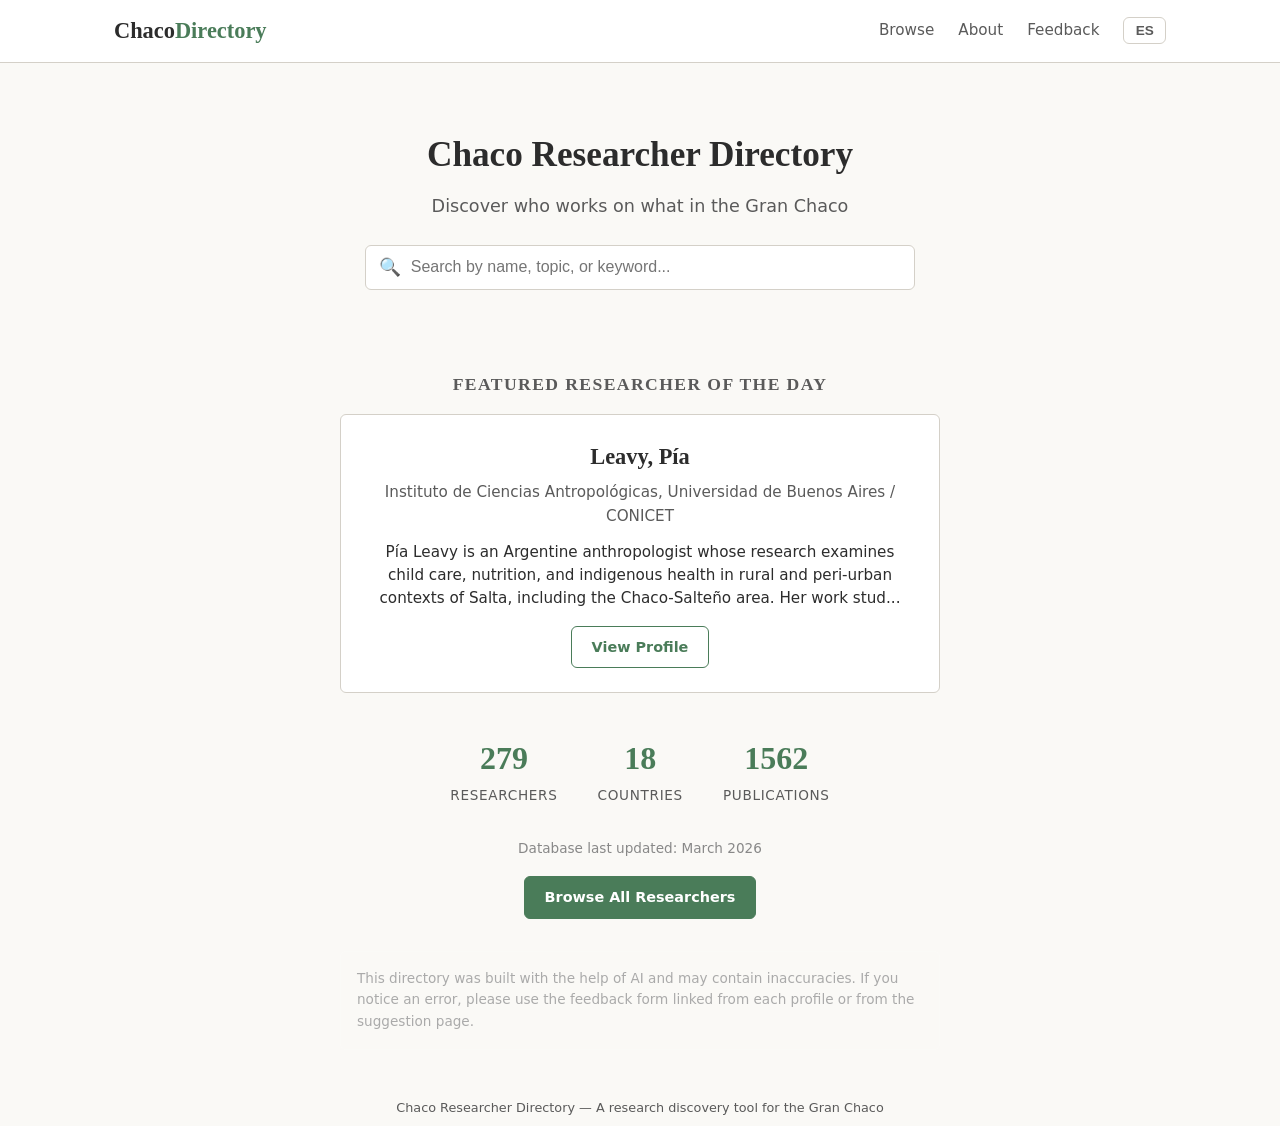
<file: site/index.html>
<!DOCTYPE html>
<html lang="en">
<head>
  <meta charset="UTF-8">
  <meta name="viewport" content="width=device-width, initial-scale=1.0">
  <title>Chaco Researcher Directory</title>
  <link rel="stylesheet" href="css/style.css">
</head>
<body>

  <header class="site-header">
    <div class="header-inner">
      <a href="index.html" class="site-logo">Chaco<span>Directory</span></a>
      <button class="nav-toggle" aria-label="Toggle navigation">&#9776;</button>
      <nav class="main-nav">
        <a href="browse.html" data-i18n="nav.browse">Browse</a>
        <a href="about.html" data-i18n="nav.about">About</a>
        <a href="submit.html" data-i18n="nav.submit">Feedback</a>
        <button class="lang-toggle">ES</button>
      </nav>
    </div>
  </header>

  <main class="main-content">
    <section class="hero">
      <h1 data-i18n="home.title">Chaco Researcher Directory</h1>
      <p data-i18n="home.subtitle">Discover who works on what in the Gran Chaco</p>
      <div class="search-box search-wrapper">
        <span class="search-icon">&#128269;</span>
        <input type="text" id="home-search" data-i18n="home.search_placeholder" placeholder="Search by name, topic, or keyword..." autocomplete="off">
        <div class="autocomplete-list" id="home-ac-list" style="display:none;"></div>
      </div>
    </section>

    <section class="featured-section" id="featured-section">
      <h2 data-i18n="home.featured">Featured Researcher of the Day</h2>
      <div class="featured-card" id="featured-card">
        <!-- Filled by JS -->
      </div>
    </section>

    <div class="quick-stats" id="quick-stats">
      <!-- Filled by JS -->
    </div>

    <div class="text-center" style="margin-top:0.5rem; font-size:0.85rem; color:#888;">
      <span data-i18n="home.last_updated">Database last updated:</span> <span id="last-updated">March 2026</span>
    </div>

    <div class="text-center mt-2">
      <a href="browse.html" class="btn" data-i18n="home.browse_all">Browse All Researchers</a>
    </div>

    <div class="disclaimer" style="max-width:600px; margin:2rem auto 0; padding:1rem; background:rgba(255,255,255,0.05); border:1px solid rgba(255,255,255,0.1); border-radius:var(--radius); font-size:0.85rem; line-height:1.6; color:#aaa;">
      <span data-i18n="home.disclaimer">This directory was built with the help of AI and may contain inaccuracies. If you notice an error, please use the correction forms available on each profile or on the suggestion page.</span>
    </div>
  </main>

  <footer class="site-footer">
    <p data-i18n="footer.text">Chaco Researcher Directory — A research discovery tool for the Gran Chaco</p>
  </footer>

  <script src="js/i18n.js"></script>
  <script src="js/data.js"></script>
  <script src="js/app.js"></script>
  <script>
    async function renderPage() {
      const researchers = await ChacoData.load();

      // Featured researcher
      const featured = ChacoData.getFeaturedOfDay();
      const featuredCard = document.getElementById('featured-card');
      if (featured && featuredCard) {
        const desc = I18n.getLang() === 'es'
          ? (featured.research_description_es || featured.research_description_en || '')
          : (featured.research_description_en || '');
        const descText = desc
          ? desc.substring(0, 200) + (desc.length > 200 ? '...' : '')
          : I18n.t('profile.no_description');
        featuredCard.innerHTML = `
          <h3>${escapeHtml(featured.name)}</h3>
          <div class="affiliation">${escapeHtml(featured.affiliation || 'Affiliation pending')}</div>
          <p class="description">${escapeHtml(descText)}</p>
          <a href="profile.html?id=${encodeURIComponent(featured.id)}" class="btn btn-outline" data-i18n="home.view_profile">${I18n.t('home.view_profile')}</a>
        `;
      }

      // Stats
      const statsEl = document.getElementById('quick-stats');
      if (statsEl) {
        const totalPubs = researchers.reduce((sum, r) => sum + r.publications.length, 0);
        const countries = new Set();
        researchers.forEach(r => {
          if (r.country) countries.add(r.country);
          r.tags_from_seed.forEach(t => {
            if (['Argentina', 'Paraguay', 'Bolivia', 'Brazil'].includes(t)) countries.add(t);
          });
        });
        statsEl.innerHTML = `
          <div class="stat-item">
            <div class="stat-number">${researchers.length}</div>
            <div class="stat-label" data-i18n="home.stat_researchers">${I18n.t('home.stat_researchers')}</div>
          </div>
          <div class="stat-item">
            <div class="stat-number">${countries.size || '4+'}</div>
            <div class="stat-label" data-i18n="home.stat_countries">${I18n.t('home.stat_countries')}</div>
          </div>
          <div class="stat-item">
            <div class="stat-number">${totalPubs}</div>
            <div class="stat-label" data-i18n="home.stat_publications">${I18n.t('home.stat_publications')}</div>
          </div>
        `;
      }

      // Last updated date (localized)
      const lastUpdatedEl = document.getElementById('last-updated');
      if (lastUpdatedEl) {
        const d = new Date(2026, 2); // March 2026
        lastUpdatedEl.textContent = d.toLocaleDateString(I18n.getLang() === 'es' ? 'es' : 'en', { month: 'long', year: 'numeric' });
      }

      I18n.applyToDOM();
    }

    renderPage();

    // Home search autocomplete + redirect
    const homeSearch = document.getElementById('home-search');
    const homeAcList = document.getElementById('home-ac-list');
    let homeAcIndex = -1;

    function goToBrowse(query) {
      if (query) window.location.href = 'browse.html?search=' + encodeURIComponent(query);
    }

    function homeAutocomplete(query) {
      homeAcList.innerHTML = '';
      homeAcIndex = -1;
      if (!query || query.length < 2) { homeAcList.style.display = 'none'; return; }
      const q = ChacoData.normalizeText(query);
      const all = ChacoData.getAll();
      const suggestions = [];
      const seen = new Set();
      const typeRank = { region: 0, keyword: 1, name: 2 };

      function matchScore(value) {
        const normalized = ChacoData.normalizeText(value);
        if (normalized === q) return 0;
        if (normalized.startsWith(q)) return 1;
        if (normalized.includes(q)) return 2;
        return 99;
      }

      function pushSuggestion({ text, display, type, dedupeKey }) {
        const key = dedupeKey || ChacoData.normalizeText(display || text);
        if (seen.has(key)) return;
        const score = Math.min(matchScore(text), matchScore(display || text));
        if (score === 99) return;
        seen.add(key);
        suggestions.push({ text, display, type, score });
      }

      all.forEach(r => {
        if (ChacoData.normalizeText(r.name).includes(q)) {
          pushSuggestion({ text: r.name, type: 'name', dedupeKey: r.name });
        }
      });
      all.forEach(r => {
        (r.keywords || []).concat(r.tags_from_seed || []).forEach(k => {
          const translated = I18n.tKeyword(k);
          pushSuggestion({ text: k, display: translated, type: 'keyword' });
        });
      });
      all.forEach(r => {
        (r.geographical_focus || []).forEach(g => {
          const translated = I18n.tGeo(g);
          pushSuggestion({ text: g, display: translated, type: 'region' });
        });
      });

      suggestions.sort((a, b) =>
        a.score - b.score
        || typeRank[a.type] - typeRank[b.type]
        || (a.display || a.text).localeCompare(b.display || b.text)
      );

      const limited = suggestions.slice(0, 8);
      if (limited.length === 0) { homeAcList.style.display = 'none'; return; }
      limited.forEach(s => {
        const div = document.createElement('div');
        div.className = 'autocomplete-item';
        const displayText = s.display || s.text;
        const label = s.type === 'keyword' ? ` (${I18n.getLang() === 'es' ? 'palabra clave' : 'keyword'})` : s.type === 'region' ? ` (${I18n.getLang() === 'es' ? 'región' : 'region'})` : '';
        div.innerHTML = escapeHtml(displayText) + (label ? `<span style="color:var(--color-text-light);font-size:0.8em">${label}</span>` : '');
        div.dataset.value = displayText;
        div.addEventListener('mousedown', (e) => { e.preventDefault(); goToBrowse(displayText); });
        homeAcList.appendChild(div);
      });
      homeAcList.style.display = 'block';
    }

    homeSearch.addEventListener('input', (e) => homeAutocomplete(e.target.value));
    homeSearch.addEventListener('blur', () => { setTimeout(() => { homeAcList.style.display = 'none'; }, 150); });
    homeSearch.addEventListener('keydown', (e) => {
      const items = homeAcList.querySelectorAll('.autocomplete-item');
      if (e.key === 'ArrowDown') {
        e.preventDefault();
        homeAcIndex = Math.min(homeAcIndex + 1, items.length - 1);
        items.forEach((el, i) => el.classList.toggle('active', i === homeAcIndex));
      } else if (e.key === 'ArrowUp') {
        e.preventDefault();
        homeAcIndex = Math.max(homeAcIndex - 1, 0);
        items.forEach((el, i) => el.classList.toggle('active', i === homeAcIndex));
      } else if (e.key === 'Enter') {
        if (homeAcIndex >= 0 && items[homeAcIndex]) {
          e.preventDefault();
          goToBrowse(items[homeAcIndex].dataset.value);
        } else {
          goToBrowse(e.target.value.trim());
        }
      }
    });
  </script>
</body>
</html>
</file>
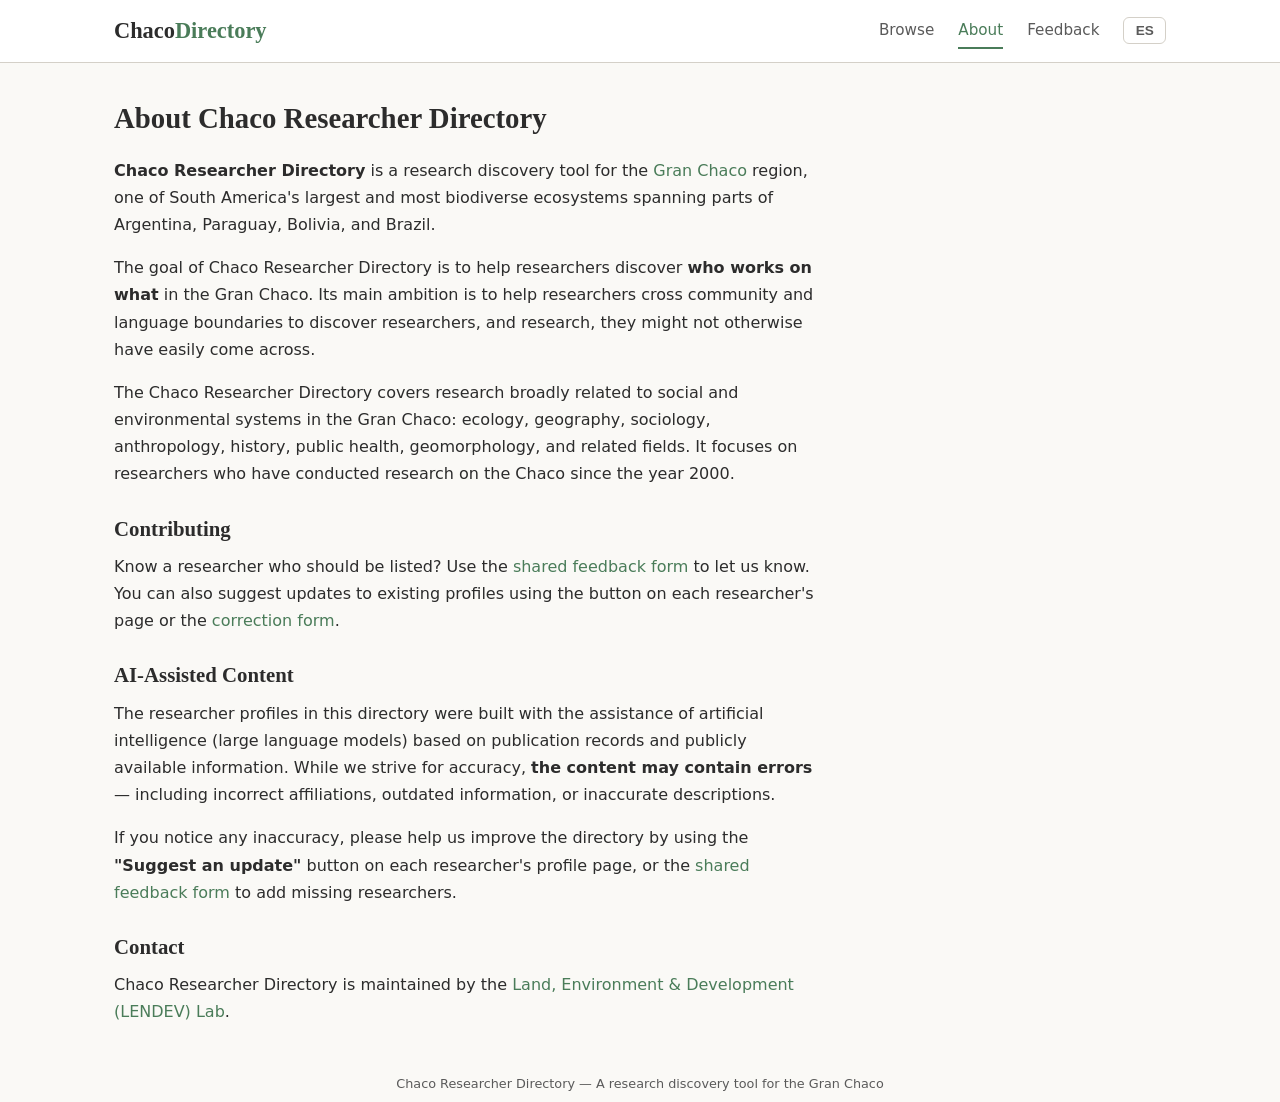
<file: site/about.html>
<!DOCTYPE html>
<html lang="en">
<head>
  <meta charset="UTF-8">
  <meta name="viewport" content="width=device-width, initial-scale=1.0">
  <title>About — Chaco Researcher Directory</title>
  <link rel="stylesheet" href="css/style.css">
</head>
<body>

  <header class="site-header">
    <div class="header-inner">
      <a href="index.html" class="site-logo">Chaco<span>Directory</span></a>
      <button class="nav-toggle" aria-label="Toggle navigation">&#9776;</button>
      <nav class="main-nav">
        <a href="browse.html" data-i18n="nav.browse">Browse</a>
        <a href="about.html" class="active" data-i18n="nav.about">About</a>
        <a href="submit.html" data-i18n="nav.submit">Feedback</a>
        <button class="lang-toggle">ES</button>
      </nav>
    </div>
  </header>

  <main class="main-content">
    <div style="max-width:700px;">
      <h1 style="font-family:var(--font-heading); font-size:1.8rem; margin-bottom:1rem;" data-i18n="about.title">About Chaco Researcher Directory</h1>

      <div id="about-content-en">
        <p style="margin-bottom:1rem; line-height:1.7;">
          <strong>Chaco Researcher Directory</strong> is a research discovery tool for the
          <a href="https://en.wikipedia.org/wiki/Gran_Chaco" target="_blank" rel="noopener">Gran Chaco</a>
          region, one of South America's largest and most biodiverse ecosystems spanning parts of
          Argentina, Paraguay, Bolivia, and Brazil.
        </p>

        <p style="margin-bottom:1rem; line-height:1.7;">
          The goal of Chaco Researcher Directory is to help researchers discover
          <strong>who works on what</strong> in the Gran Chaco. Its main ambition is to help
          researchers cross community and language boundaries to discover researchers, and research,
          they might not otherwise have easily come across.
        </p>

        <p style="margin-bottom:1rem; line-height:1.7;">
          The Chaco Researcher Directory covers research broadly related to social and environmental systems in the Gran Chaco:
          ecology, geography, sociology, anthropology, history, public health, geomorphology, and related fields.
          It focuses on researchers who have conducted research on the Chaco since the year 2000.
        </p>

        <h2 style="font-family:var(--font-heading); font-size:1.3rem; margin:1.5rem 0 0.5rem;">Contributing</h2>
        <p style="margin-bottom:1rem; line-height:1.7;">
          Know a researcher who should be listed? Use the
          <a href="submit.html?type=researcher">shared feedback form</a> to let us know.
          You can also suggest updates to existing profiles using the button on each researcher's page or the
          <a href="submit.html?type=correction">correction form</a>.
        </p>

        <h2 style="font-family:var(--font-heading); font-size:1.3rem; margin:1.5rem 0 0.5rem;">AI-Assisted Content</h2>
        <p style="margin-bottom:1rem; line-height:1.7;">
          The researcher profiles in this directory were built with the assistance of artificial intelligence
          (large language models) based on publication records and publicly available information.
          While we strive for accuracy, <strong>the content may contain errors</strong> — including incorrect
          affiliations, outdated information, or inaccurate descriptions.
        </p>
        <p style="margin-bottom:1rem; line-height:1.7;">
          If you notice any inaccuracy, please help us improve the directory by using the
          <strong>"Suggest an update"</strong> button on each researcher's profile page, or the
          <a href="submit.html?type=researcher">shared feedback form</a> to add missing researchers.
        </p>

        <h2 style="font-family:var(--font-heading); font-size:1.3rem; margin:1.5rem 0 0.5rem;">Contact</h2>
        <p style="line-height:1.7;">
          Chaco Researcher Directory is maintained by the
          <a href="https://lendevlab.com" target="_blank" rel="noopener">Land, Environment &amp; Development (LENDEV) Lab</a>.
        </p>
      </div>

      <div id="about-content-es" style="display:none;">
        <p style="margin-bottom:1rem; line-height:1.7;">
          El <strong>Directorio de Investigadores/as del Chaco</strong> es una herramienta de descubrimiento de investigación para la región del
          <a href="https://es.wikipedia.org/wiki/Gran_Chaco" target="_blank" rel="noopener">Gran Chaco</a>,
          uno de los ecosistemas más extensos y biodiversos de América del Sur, que abarca partes de
          Argentina, Paraguay, Bolivia y Brasil.
        </p>

        <p style="margin-bottom:1rem; line-height:1.7;">
          El objetivo del Directorio de Investigadores/as del Chaco es ayudar a las personas que investigan el Gran Chaco a descubrir
          <strong>quién investiga qué</strong> en el Gran Chaco. Su principal ambición es ayudar
          a las personas que investigan el Gran Chaco a cruzar fronteras de comunidad e idioma para descubrir perfiles,
          e investigaciones, que de otro modo no habrían encontrado fácilmente.
        </p>

        <p style="margin-bottom:1rem; line-height:1.7;">
          El Directorio de Investigadores/as del Chaco cubre investigaciones relacionadas con los sistemas sociales y ambientales del Gran Chaco:
          ecología, geografía, sociología, antropología, historia, salud pública, geomorfología y campos afines.
          Se centra en personas que investigan el Gran Chaco desde el año 2000.
        </p>

        <h2 style="font-family:var(--font-heading); font-size:1.3rem; margin:1.5rem 0 0.5rem;">Contribuir</h2>
        <p style="margin-bottom:1rem; line-height:1.7;">
          ¿Conoce a una persona investigadora que debería figurar aquí? Use el
          <a href="submit.html?type=researcher">formulario compartido</a> para hacérnoslo saber.
          También puede sugerir actualizaciones a perfiles existentes usando el botón en la página de cada perfil o el
          <a href="submit.html?type=correction">formulario de corrección</a>.
        </p>

        <h2 style="font-family:var(--font-heading); font-size:1.3rem; margin:1.5rem 0 0.5rem;">Contenido Asistido por IA</h2>
        <p style="margin-bottom:1rem; line-height:1.7;">
          Los perfiles de personas que investigan el Gran Chaco fueron construidos con la asistencia de
          inteligencia artificial (modelos de lenguaje) a partir de registros de publicaciones e
          información disponible públicamente. Si bien buscamos la precisión,
          <strong>el contenido puede contener errores</strong> — incluyendo afiliaciones incorrectas,
          información desactualizada o descripciones inexactas.
        </p>
        <p style="margin-bottom:1rem; line-height:1.7;">
          Si nota alguna inexactitud, por favor ayúdenos a mejorar el directorio utilizando el botón
          <strong>"Sugerir una actualización"</strong> en la página de cada perfil, o el
          <a href="submit.html?type=researcher">formulario compartido</a> para agregar perfiles faltantes.
        </p>

        <h2 style="font-family:var(--font-heading); font-size:1.3rem; margin:1.5rem 0 0.5rem;">Contacto</h2>
        <p style="line-height:1.7;">
          El Directorio de Investigadores/as del Chaco es mantenido por el
          <a href="https://lendevlab.com" target="_blank" rel="noopener">Land, Environment &amp; Development (LENDEV) Lab</a>.
        </p>
      </div>
    </div>
  </main>

  <footer class="site-footer">
    <p data-i18n="footer.text">Chaco Researcher Directory — A research discovery tool for the Gran Chaco</p>
  </footer>

  <script src="js/i18n.js"></script>
  <script src="js/data.js"></script>
  <script src="js/app.js"></script>
  <script>
    function renderPage() {
      I18n.applyToDOM();
      const lang = I18n.getLang();
      document.getElementById('about-content-en').style.display = lang === 'en' ? 'block' : 'none';
      document.getElementById('about-content-es').style.display = lang === 'es' ? 'block' : 'none';
    }
    renderPage();
  </script>
</body>
</html>
</file>
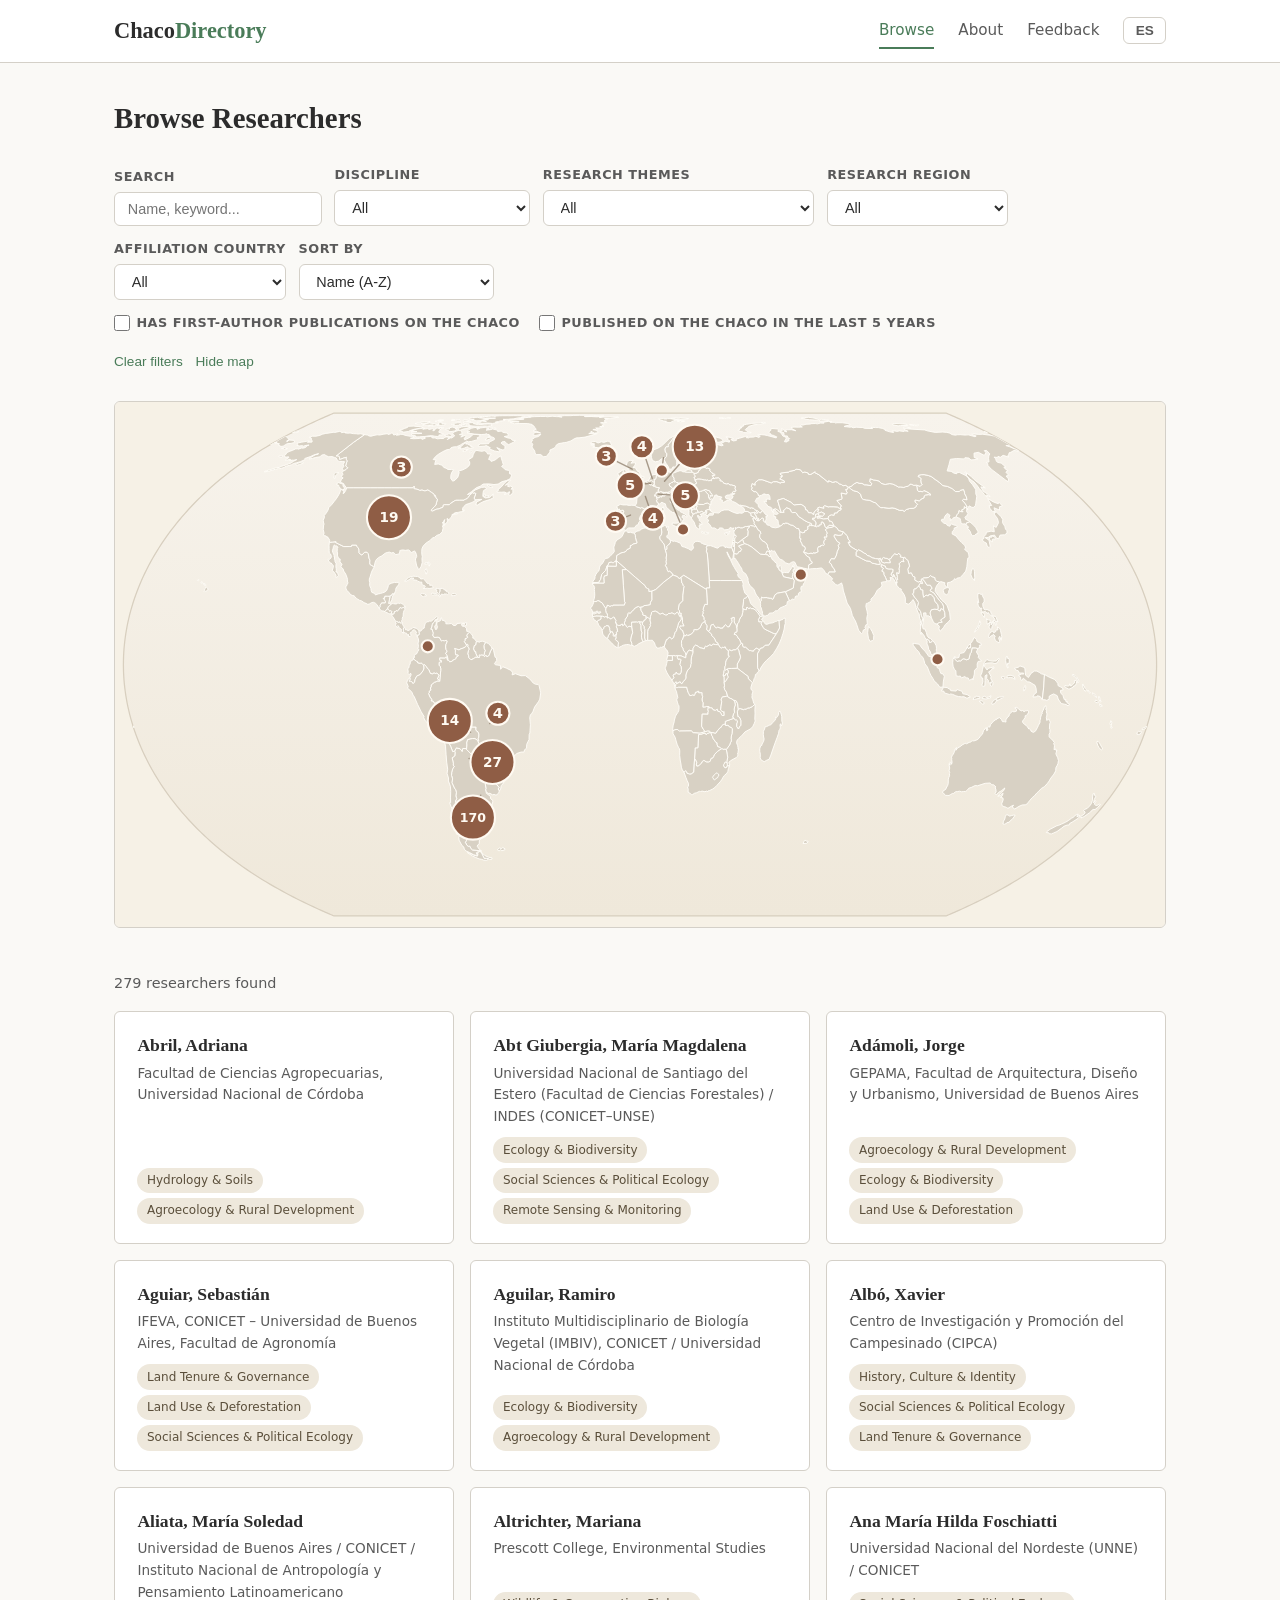
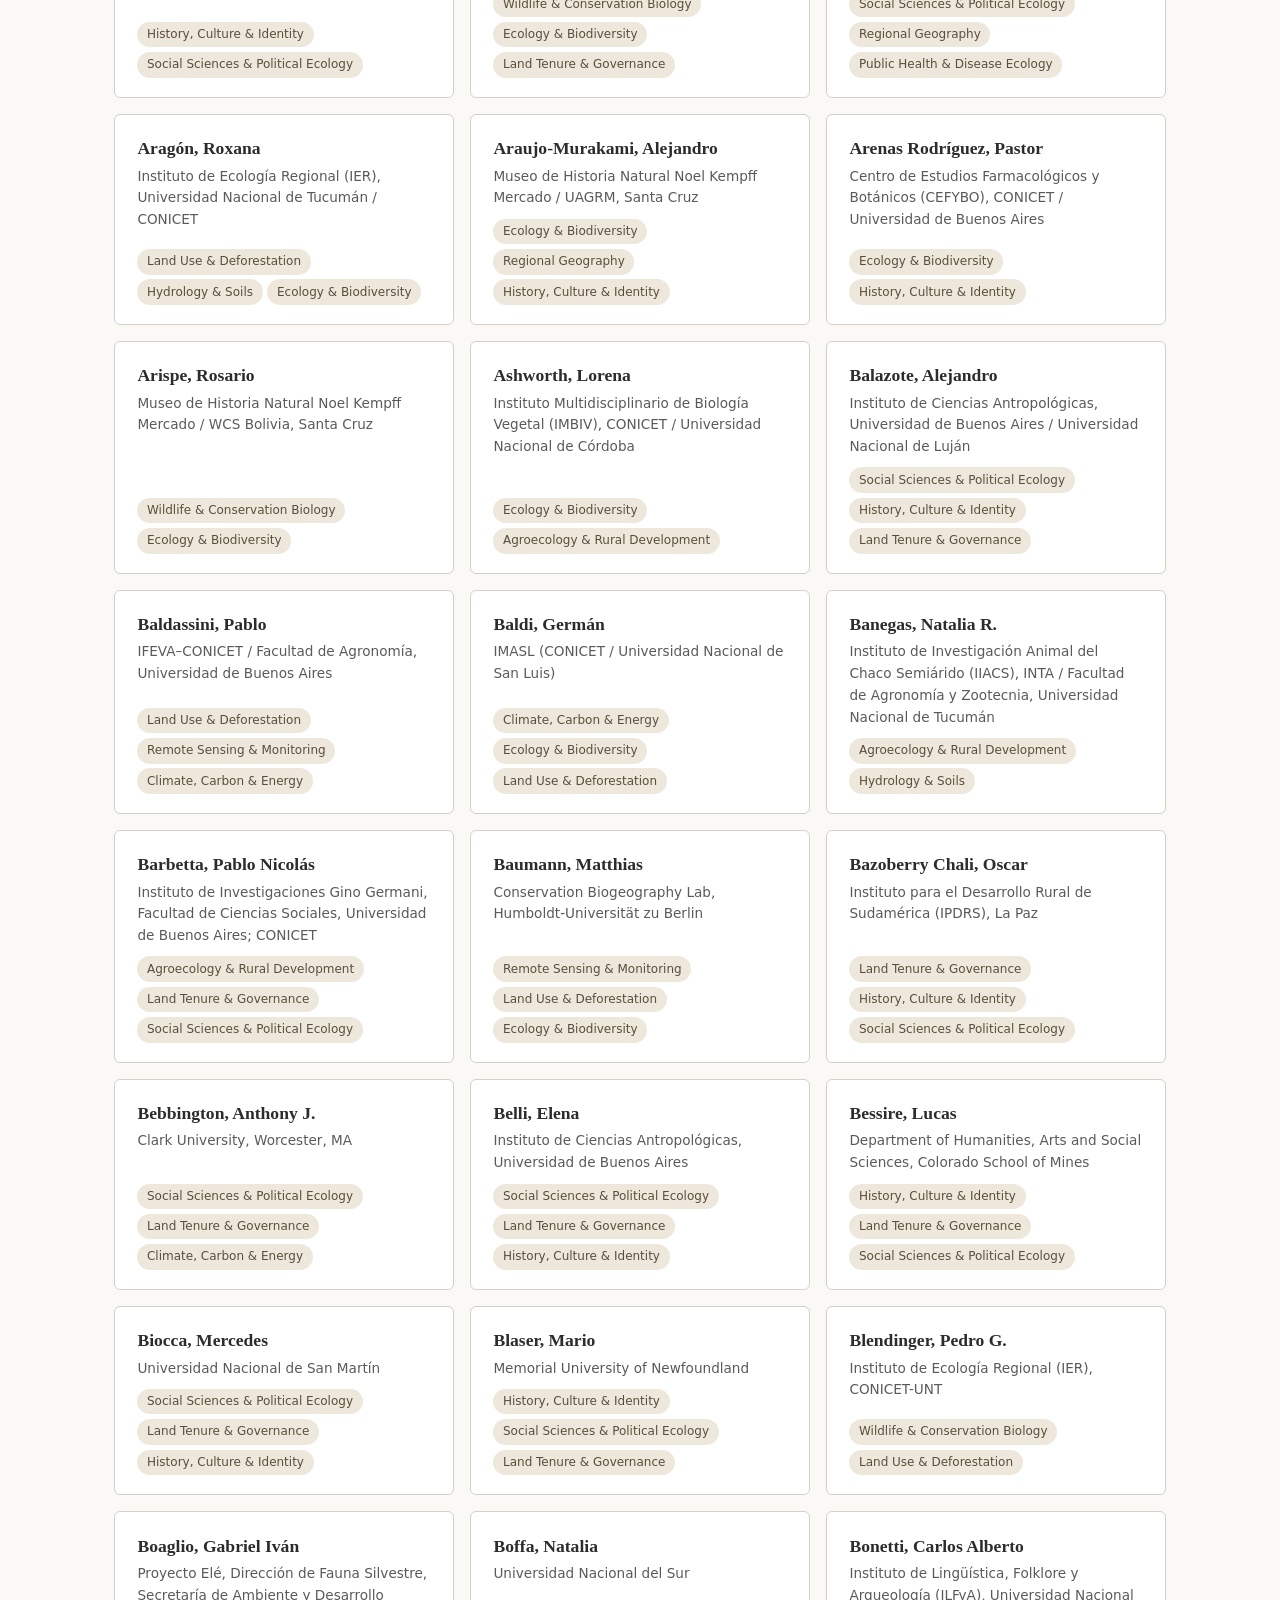
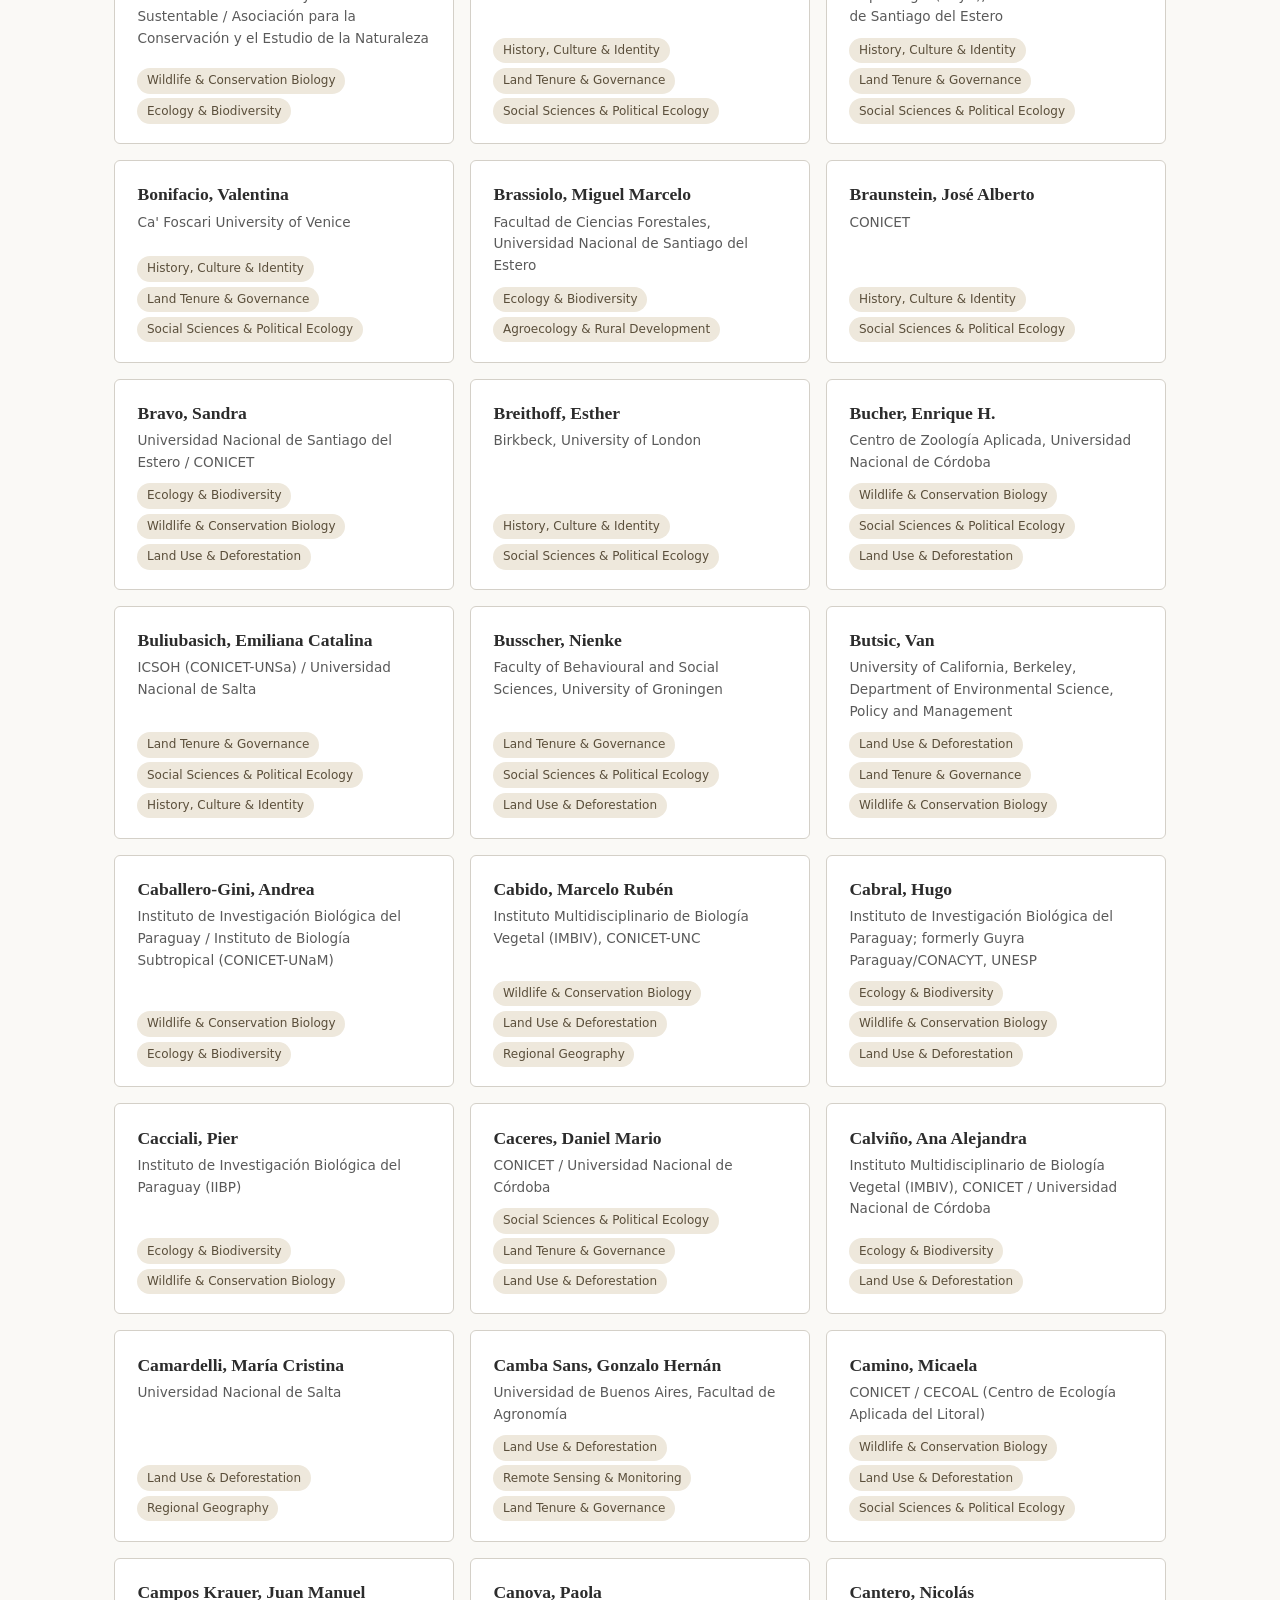
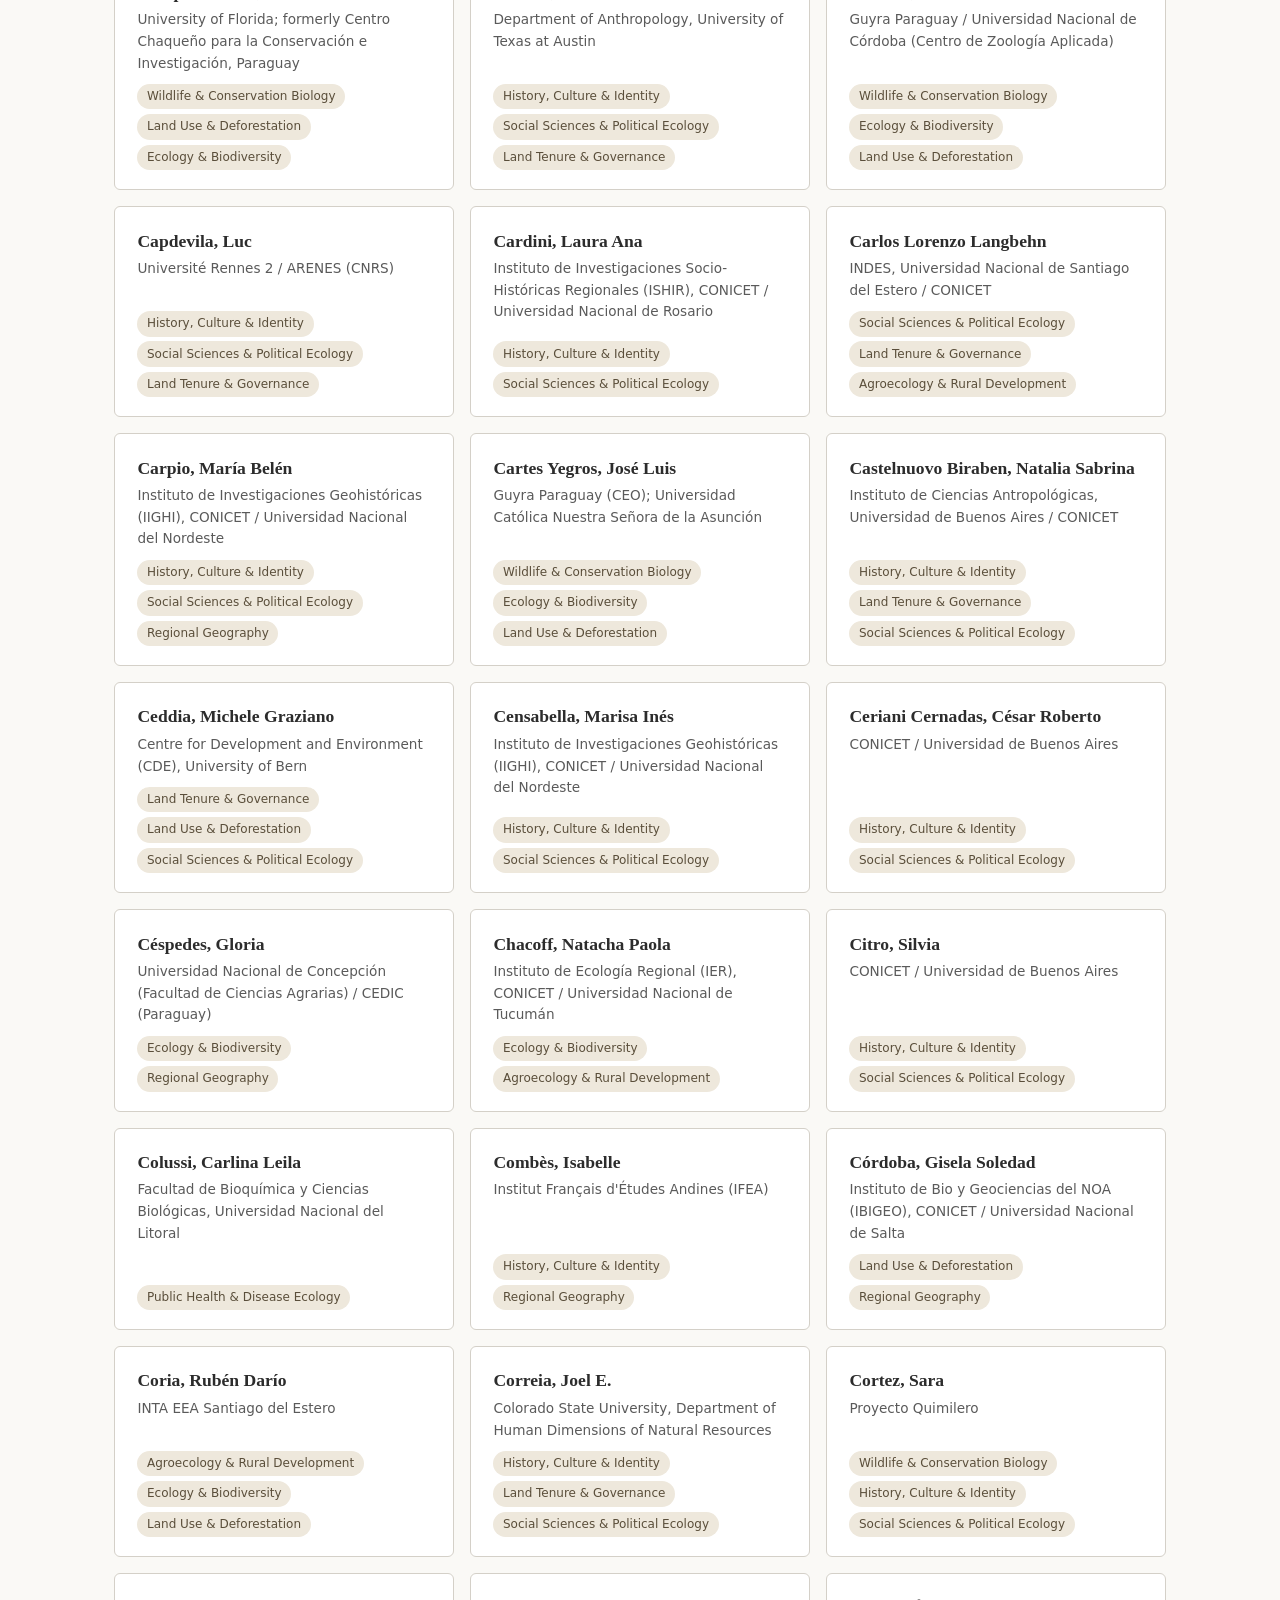
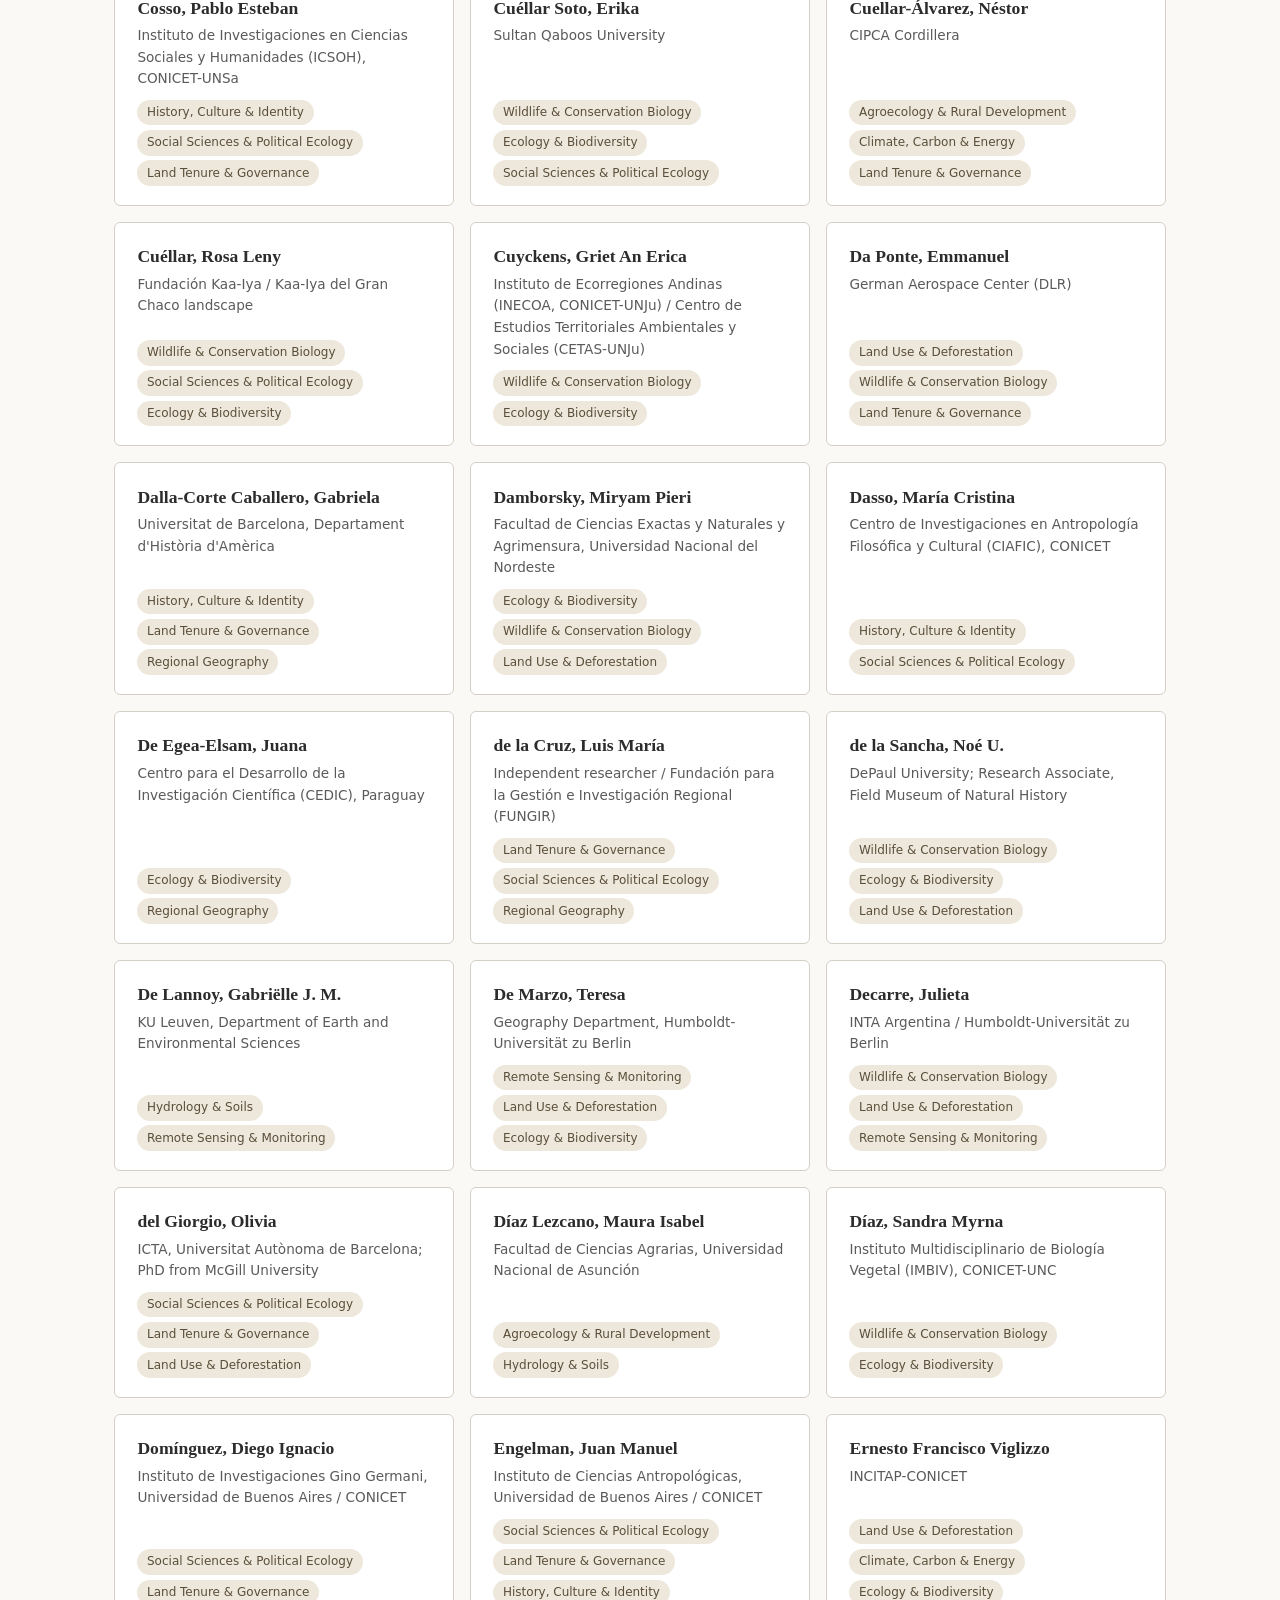
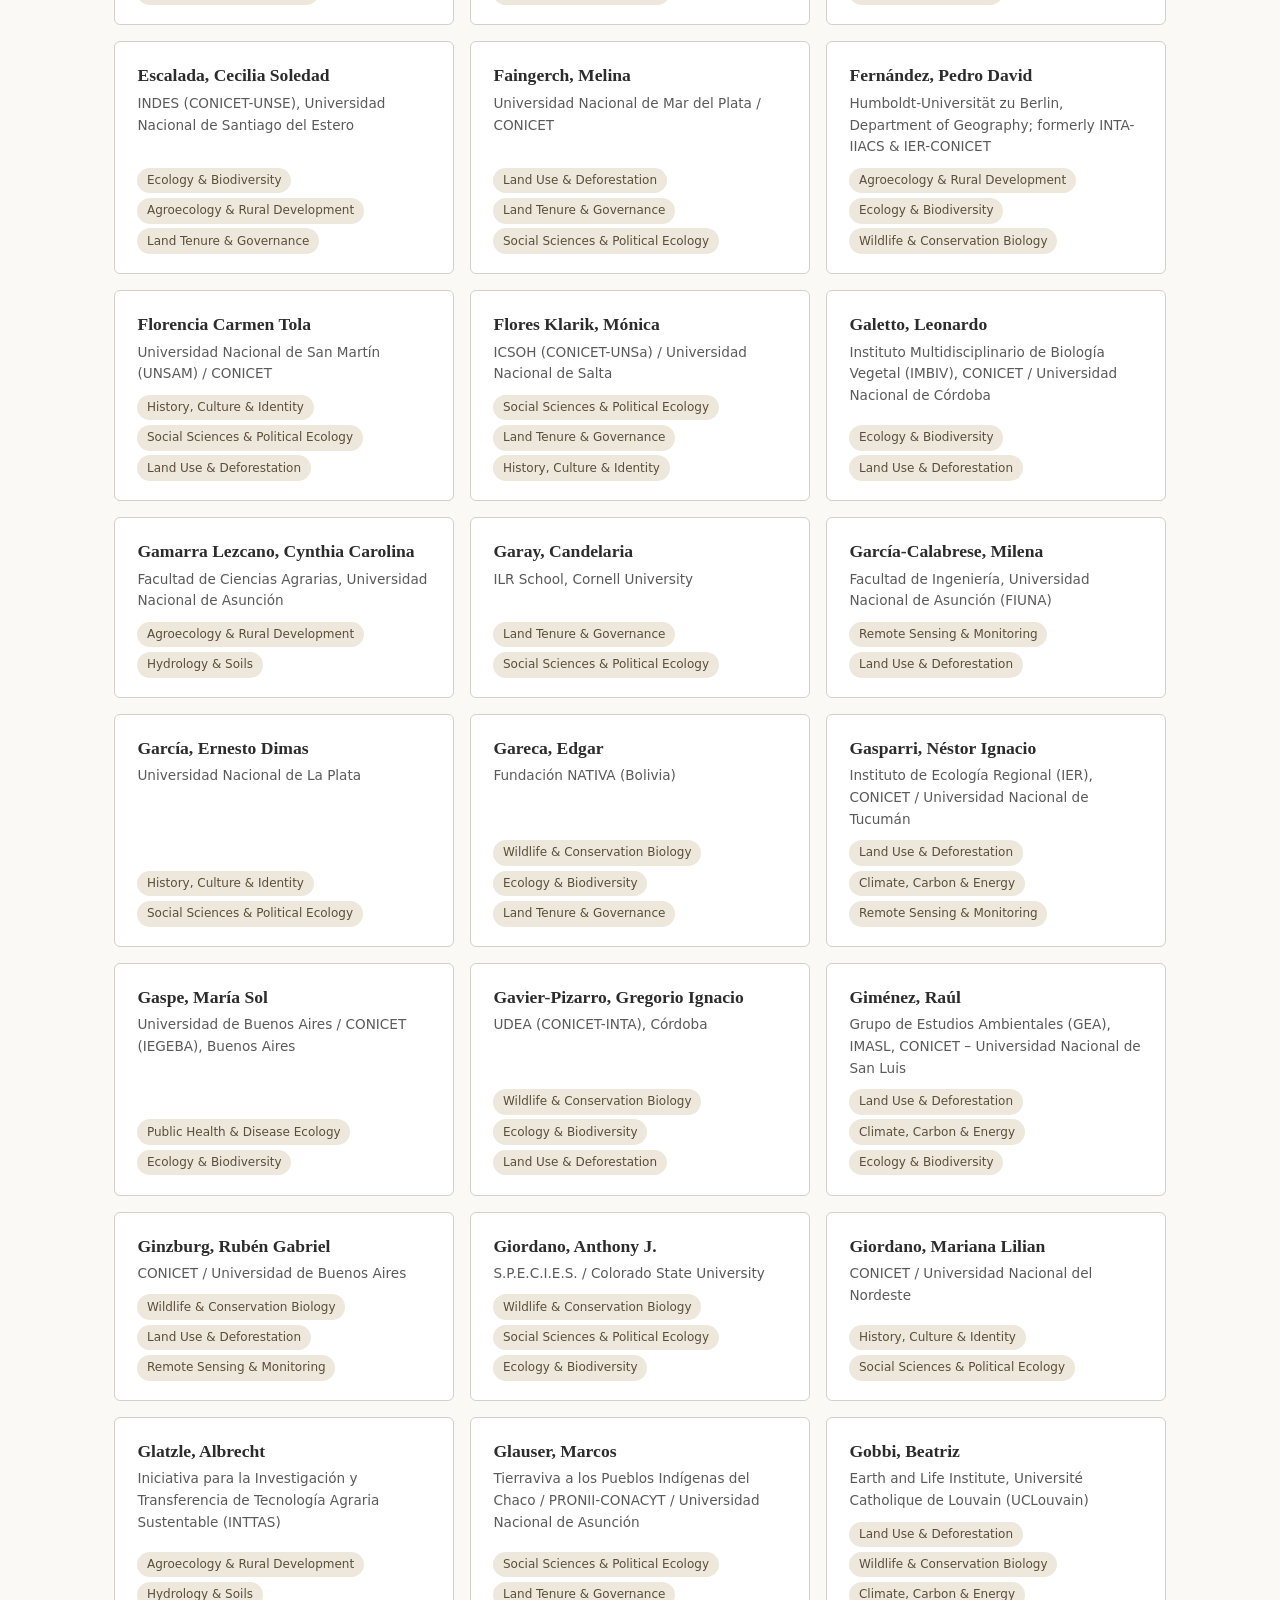
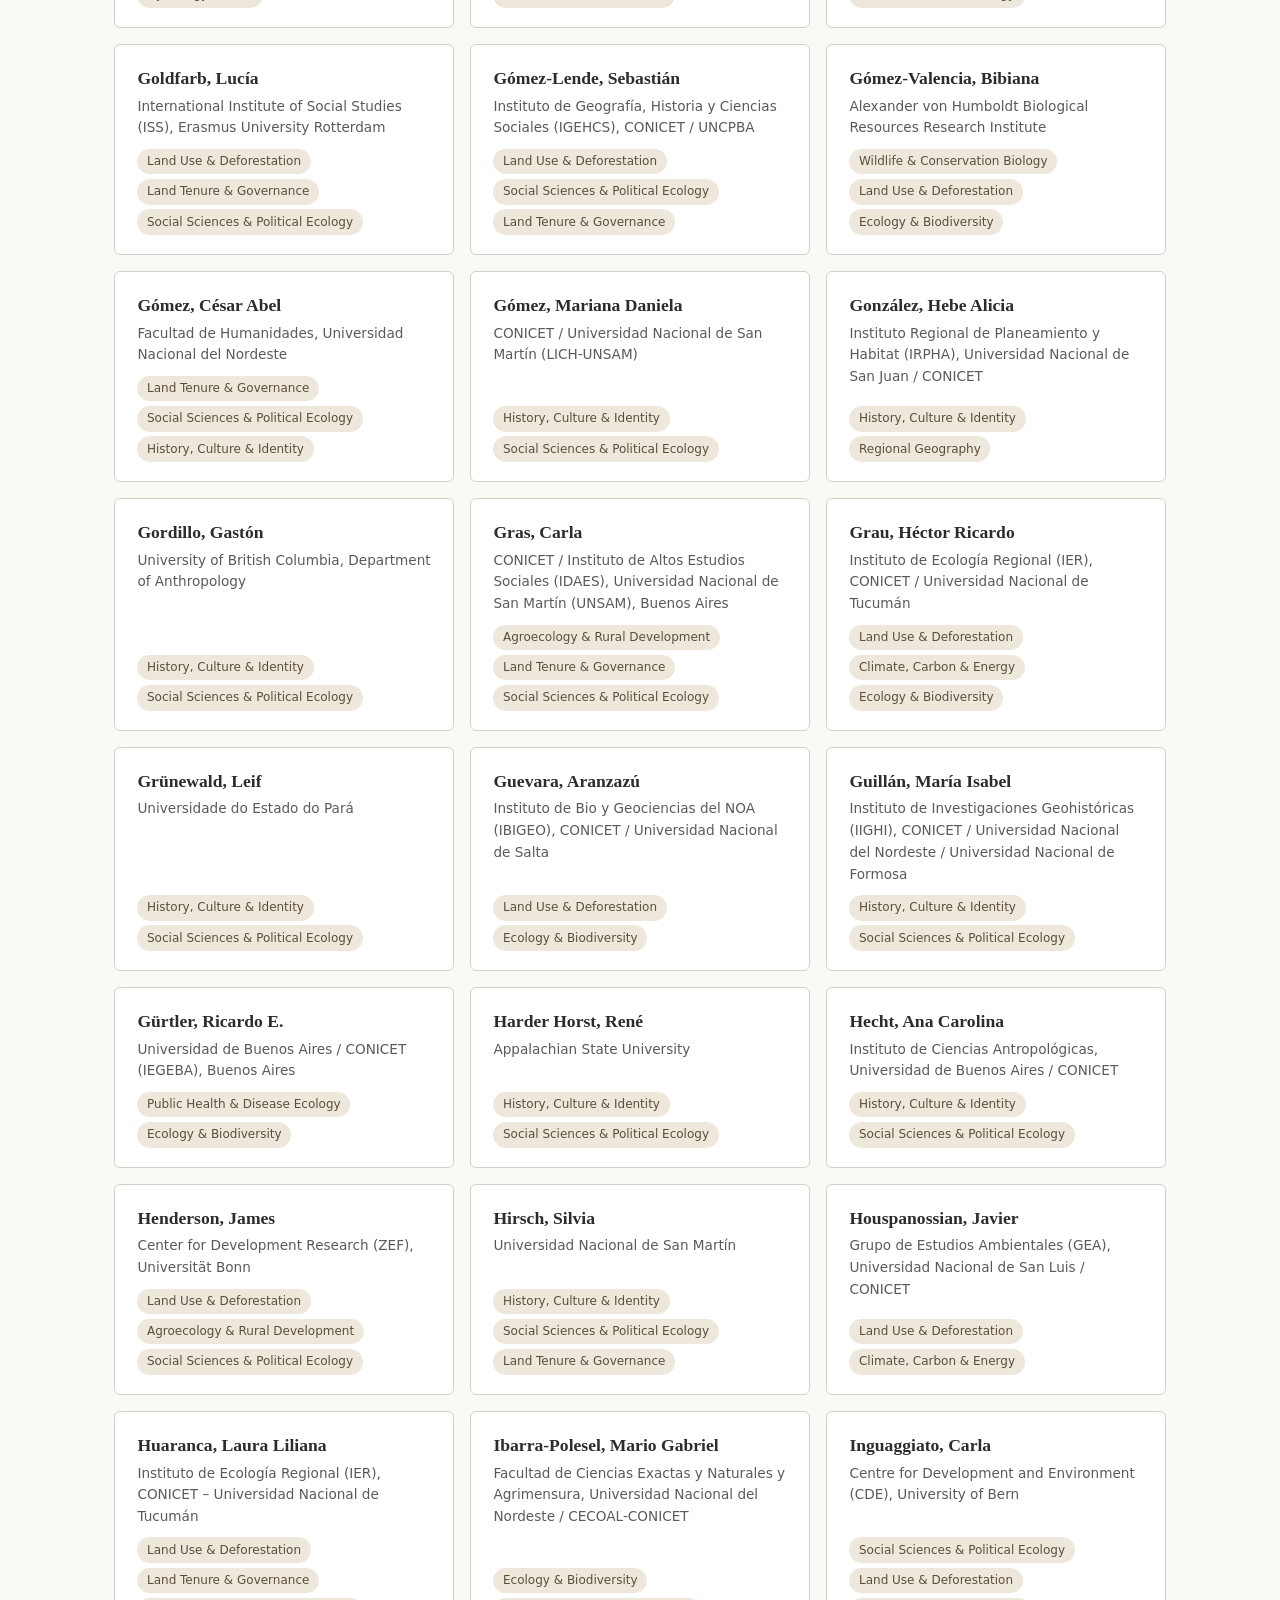
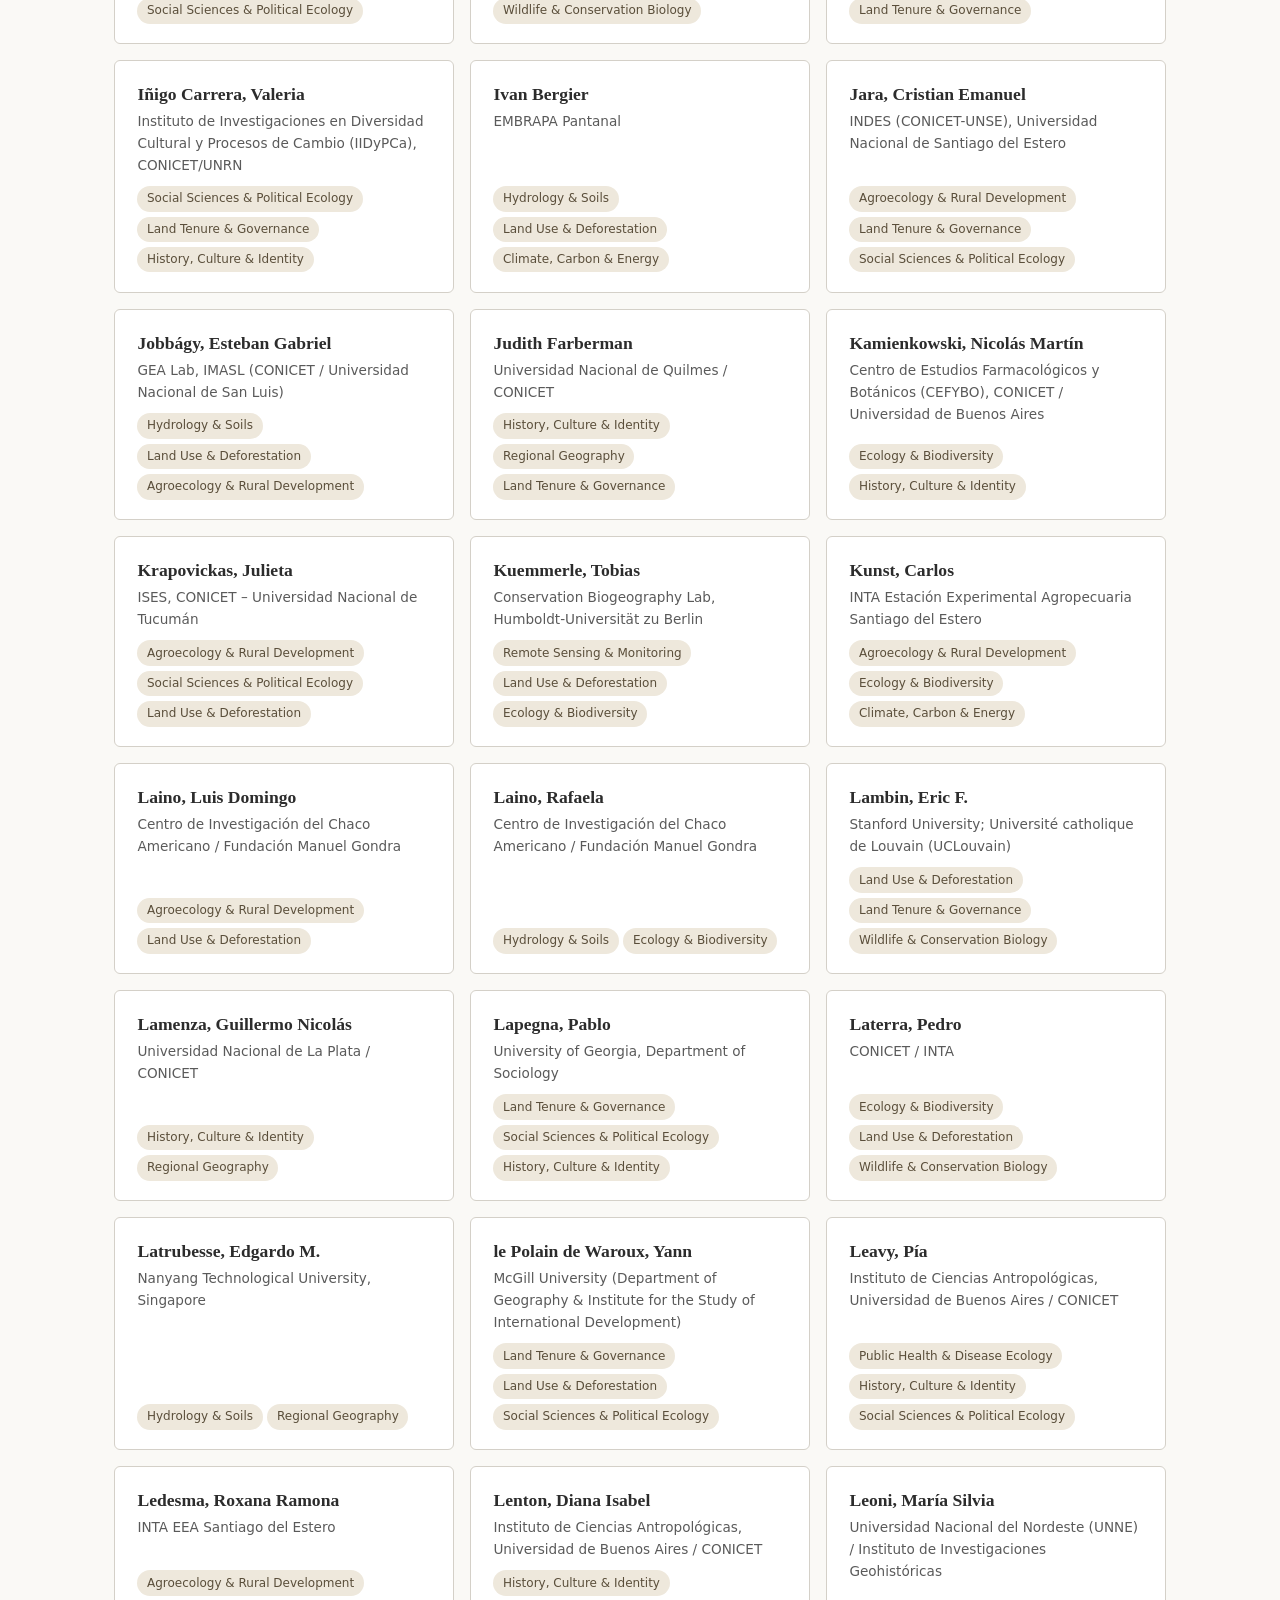
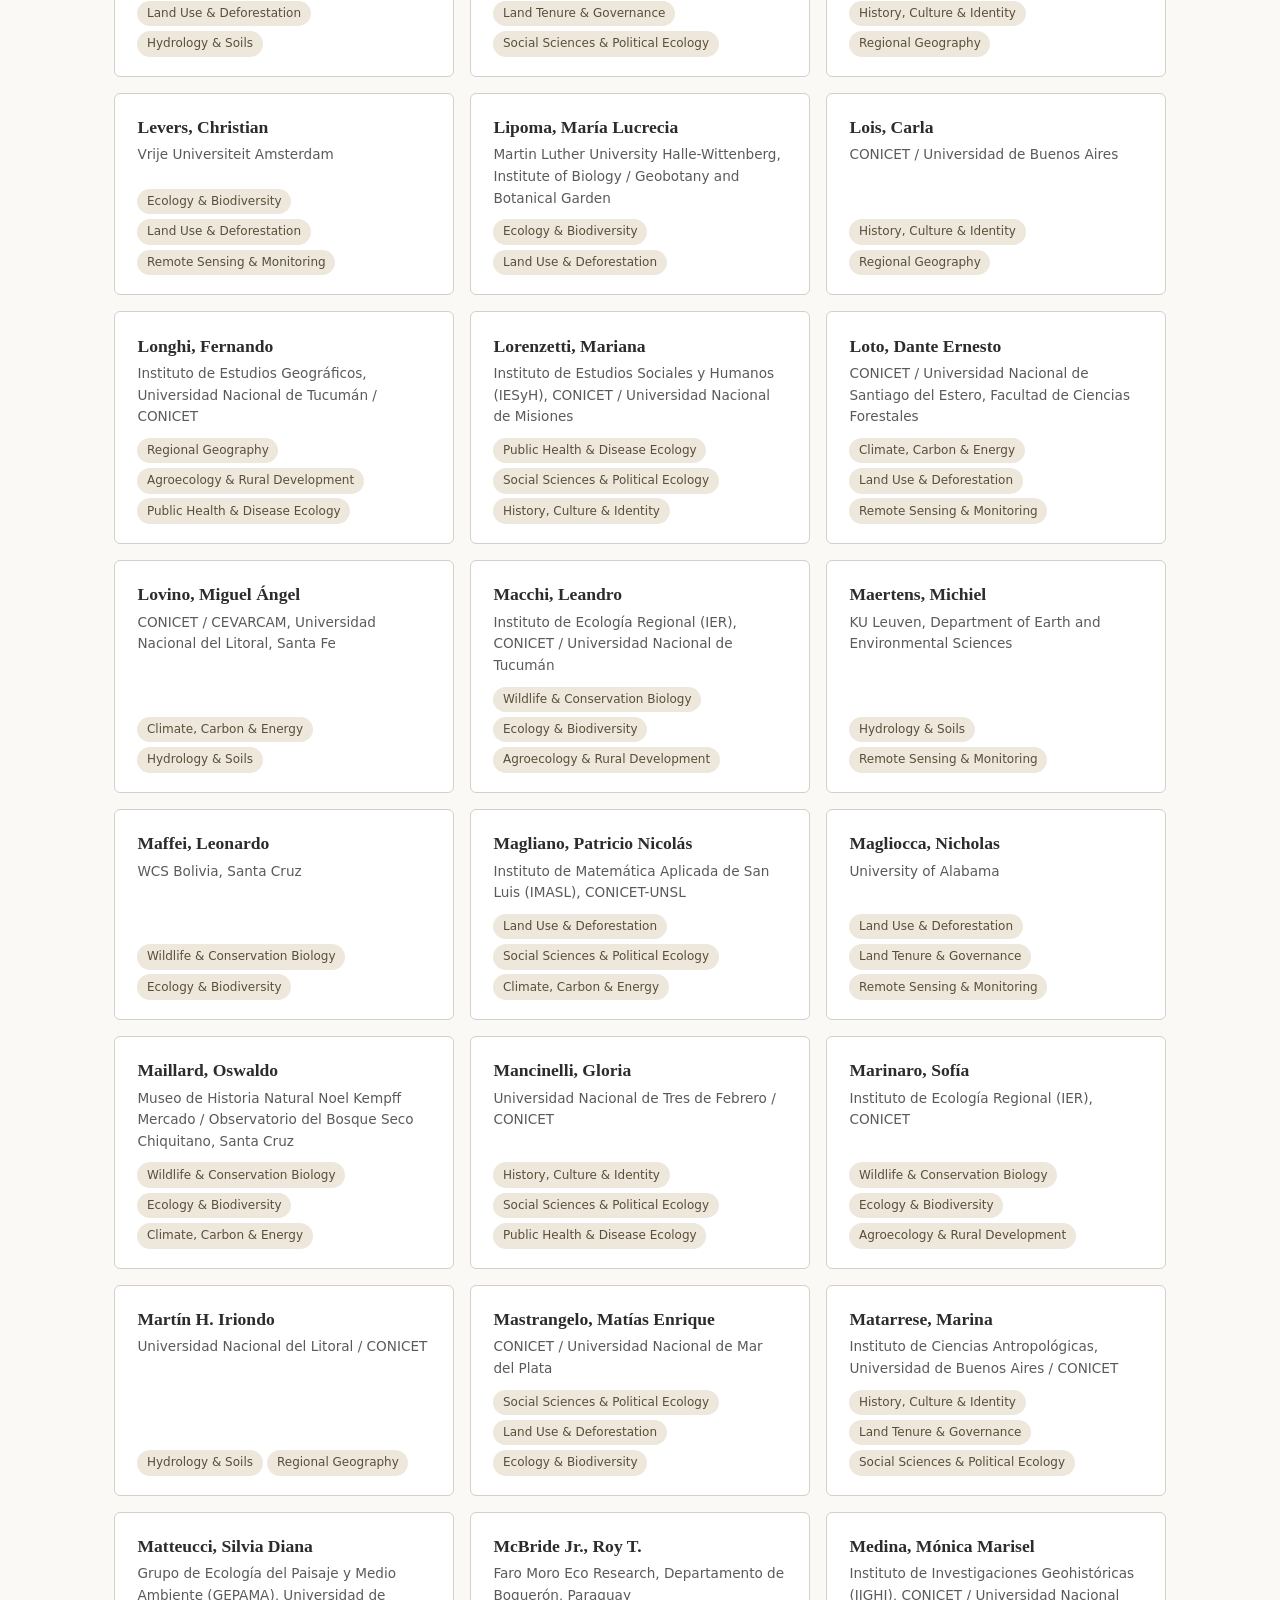
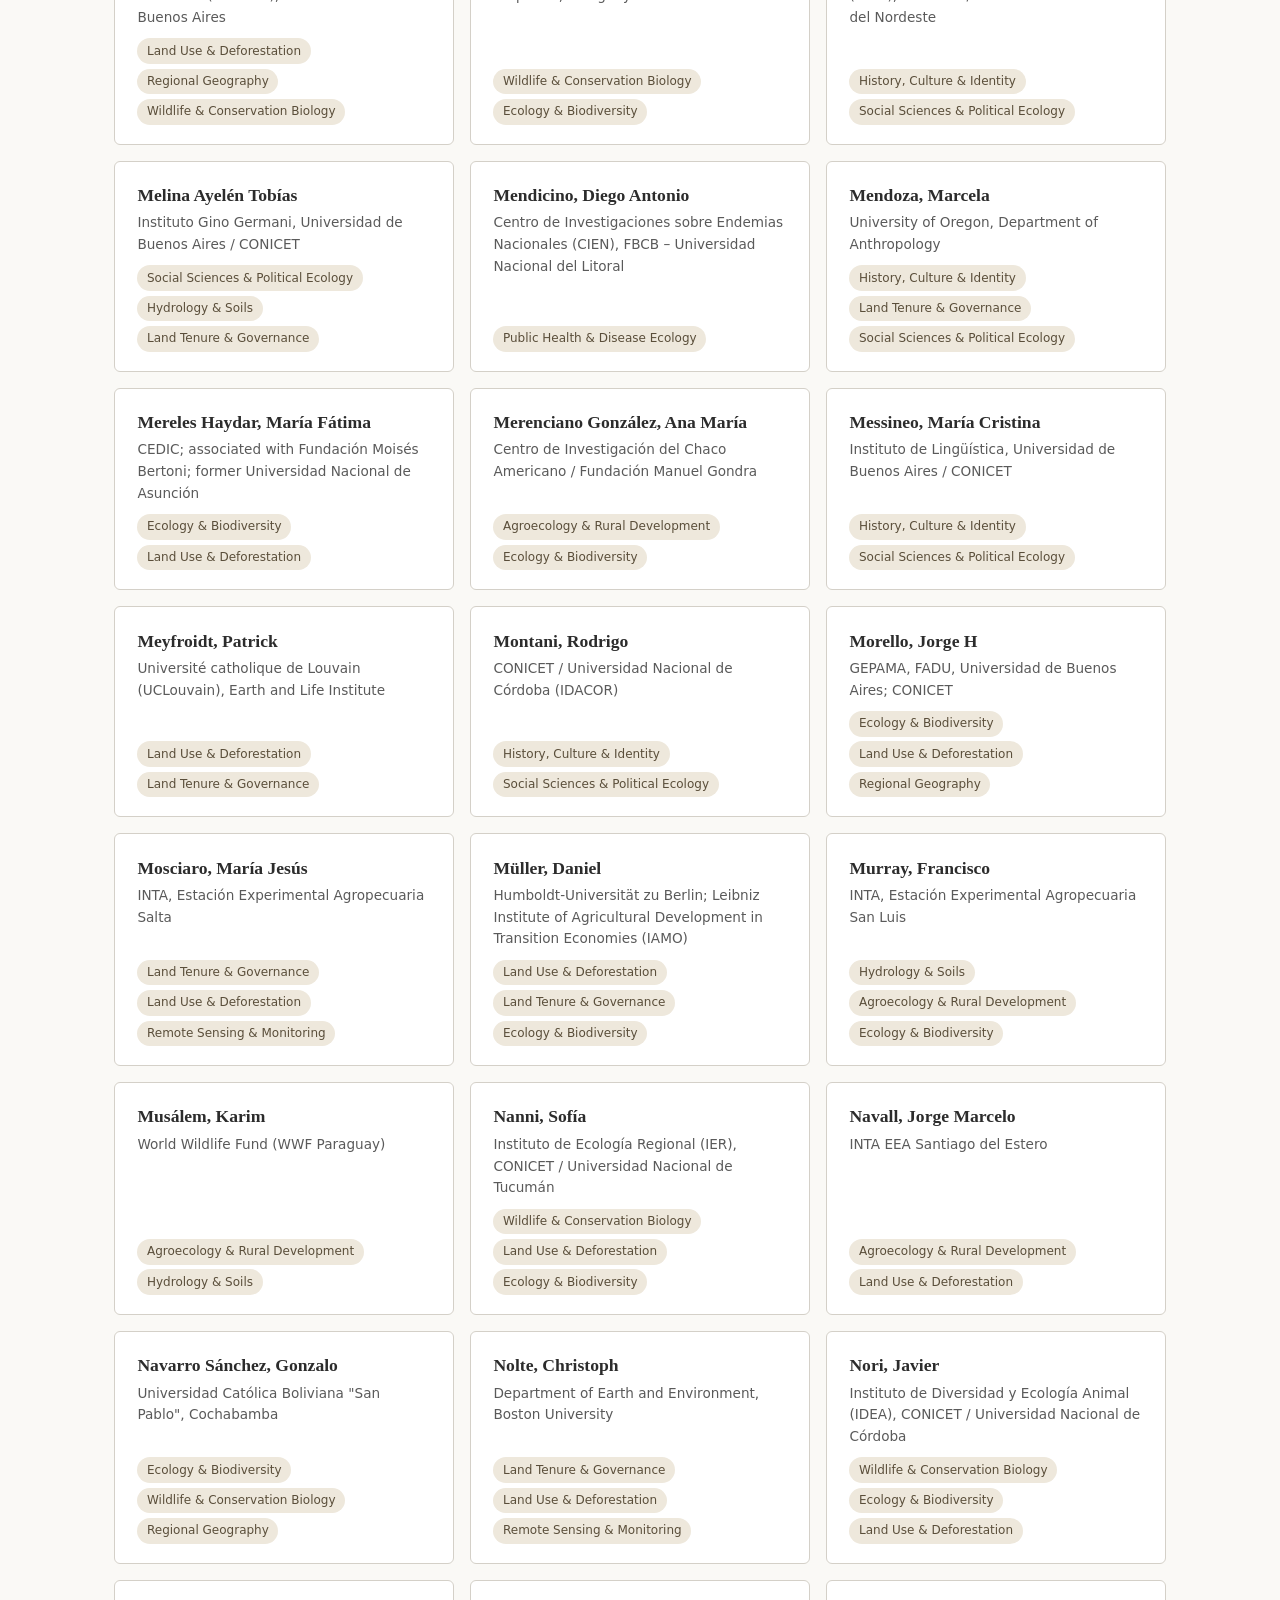
<file: site/browse.html>
<!DOCTYPE html>
<html lang="en">
<head>
  <meta charset="UTF-8">
  <meta name="viewport" content="width=device-width, initial-scale=1.0">
  <title>Browse Researchers — Chaco Researcher Directory</title>
  <link rel="stylesheet" href="css/style.css">
</head>
<body>

  <header class="site-header">
    <div class="header-inner">
      <a href="index.html" class="site-logo">Chaco<span>Directory</span></a>
      <button class="nav-toggle" aria-label="Toggle navigation">&#9776;</button>
      <nav class="main-nav">
        <a href="browse.html" class="active" data-i18n="nav.browse">Browse</a>
        <a href="about.html" data-i18n="nav.about">About</a>
        <a href="submit.html" data-i18n="nav.submit">Feedback</a>
        <button class="lang-toggle">ES</button>
      </nav>
    </div>
  </header>

  <main class="main-content">
    <div class="browse-header">
      <h1 data-i18n="browse.title">Browse Researchers</h1>
    </div>

    <div class="filters" id="filters">
      <div class="filter-group">
        <label>Search</label>
        <div class="search-wrapper">
          <input type="text" id="filter-search" placeholder="Name, keyword..." autocomplete="off">
          <div class="autocomplete-list" id="autocomplete-list" style="display:none;"></div>
        </div>
      </div>
      <div class="filter-group">
        <label data-i18n="browse.filter_discipline">Discipline</label>
        <select id="filter-discipline">
          <option value="" data-i18n="browse.filter_all">All</option>
        </select>
      </div>
      <div class="filter-group">
        <label data-i18n="browse.filter_theme">Research Themes</label>
        <select id="filter-theme">
          <option value="" data-i18n="browse.filter_all">All</option>
        </select>
      </div>
      <div class="filter-group">
        <label data-i18n="browse.filter_geo">Research Region</label>
        <select id="filter-geo">
          <option value="" data-i18n="browse.filter_all">All</option>
        </select>
      </div>
      <div class="filter-group">
        <label data-i18n="browse.filter_affiliation_country">Affiliation Country</label>
        <select id="filter-affiliation-country">
          <option value="" data-i18n="browse.filter_all">All</option>
        </select>
      </div>
      <div class="filter-group">
        <label data-i18n="browse.sort">Sort by</label>
        <select id="sort-by">
          <option value="alpha" data-i18n="browse.sort_alpha">Name (A-Z)</option>
          <option value="recent" data-i18n="browse.sort_recent">Most recent publication</option>
          <option value="pubs" data-i18n="browse.sort_pubs">Number of publications</option>
        </select>
      </div>
      <div class="filter-group filter-checkboxes">
        <label class="checkbox-label">
          <input type="checkbox" id="filter-first-author">
          <span data-i18n="browse.filter_first_author">Has first-author publications on the Chaco</span>
        </label>
        <label class="checkbox-label">
          <input type="checkbox" id="filter-recent">
          <span data-i18n="browse.filter_recent">Published on the Chaco in the last 5 years</span>
        </label>
      </div>
      <button class="clear-filters" id="clear-filters" data-i18n="browse.clear">Clear filters</button>
      <button type="button" class="browse-map-toggle" id="browse-map-toggle" aria-controls="browse-map" aria-expanded="true" data-i18n="browse.map_hide">Hide map</button>
    </div>

    <section class="home-map-section browse-map-section" id="browse-map-section">
      <div id="browse-map"></div>
    </section>

    <div class="results-count" id="results-count"></div>

    <div class="researcher-grid" id="researcher-grid"></div>

    <div class="no-results" id="no-results" style="display:none;">
      <h3 data-i18n="browse.no_results_title">No researchers found</h3>
      <p data-i18n="browse.no_results_text">Try adjusting your search or filters.</p>
    </div>
  </main>

  <footer class="site-footer">
    <p data-i18n="footer.text">Chaco Researcher Directory — A research discovery tool for the Gran Chaco</p>
  </footer>

  <script src="js/i18n.js"></script>
  <script src="js/data.js"></script>
  <script src="js/collab-map-data.js"></script>
  <script src="js/home-map.js"></script>
  <script src="js/app.js"></script>
  <script>
    let currentFilters = { search: '', discipline: '', theme: '', geoFocus: '', affiliationCountry: '', firstAuthor: false, recent: false };
    let currentFilteredResults = [];
    let currentSortedResults = [];
    let currentMapSelectionIds = null;
    let isBrowseMapVisible = true;

    const geoGroupLabels = {
      en: { countries: '── Countries ──', crossborder: '── Cross-border ──', argentina: '── Argentina ──', bolivia: '── Bolivia ──', paraguay: '── Paraguay ──' },
      es: { countries: '── Países ──', crossborder: '── Transfronterizo ──', argentina: '── Argentina ──', bolivia: '── Bolivia ──', paraguay: '── Paraguay ──' }
    };

    async function initBrowse() {
      await ChacoData.load();

      // Populate discipline dropdown
      const discSelect = document.getElementById('filter-discipline');
      const disciplines = new Set();
      ChacoData.getAll().forEach(r => {
        if (r.disciplines) r.disciplines.forEach(d => disciplines.add(d));
      });
      Array.from(disciplines).sort().forEach(d => {
        const opt = document.createElement('option');
        opt.value = d;
        opt.textContent = I18n.tDiscipline(d);
        discSelect.appendChild(opt);
      });

      // Populate theme dropdown from broad themes
      const themeSelect = document.getElementById('filter-theme');
      ChacoData.getAllThemes().forEach(theme => {
        const opt = document.createElement('option');
        opt.value = theme;
        opt.textContent = I18n.tTheme(theme);
        themeSelect.appendChild(opt);
      });

      // Populate geographic focus dropdown
      const geoSelect = document.getElementById('filter-geo');
      const gl = geoGroupLabels[I18n.getLang()] || geoGroupLabels.en;
      const geoGroups = [
        { label: gl.countries, items: ['Argentina', 'Bolivia', 'Paraguay'] },
        { label: gl.crossborder, items: ['Dry Chaco', 'Humid Chaco', 'Pilcomayo'] },
        { label: gl.argentina, items: ['Argentine Chaco', 'Chaco province', 'Chaco Serrano', 'Córdoba', 'Formosa', 'Jujuy', 'Salta', 'San Luis', 'Santiago del Estero', 'Tucumán'] },
        { label: gl.bolivia, items: ['Bolivian Chaco', 'Chuquisaca', 'Santa Cruz', 'Tarija'] },
        { label: gl.paraguay, items: ['Paraguayan Chaco', 'Alto Paraguay', 'Boquerón', 'Presidente Hayes'] },
      ];
      geoGroups.forEach(group => {
        const sep = document.createElement('option');
        sep.disabled = true;
        sep.textContent = group.label;
        geoSelect.appendChild(sep);
        group.items.forEach(item => {
          const opt = document.createElement('option');
          opt.value = item;
          opt.textContent = I18n.tGeo(item);
          geoSelect.appendChild(opt);
        });
      });

      // Populate affiliation country dropdown from actual dataset countries
      const affSelect = document.getElementById('filter-affiliation-country');
      const preferredAffCountries = [
        'Argentina', 'Bolivia', 'Brazil', 'Paraguay',
        'Belgium', 'Canada', 'France', 'Germany', 'Italy',
        'Netherlands', 'Norway', 'Oman', 'Spain', 'Switzerland', 'United States'
      ];
      const dataCountries = new Set(
        ChacoData.getAll()
          .map(r => (r.country || '').trim())
          .filter(Boolean)
      );
      const affCountries = [
        ...preferredAffCountries.filter(c => dataCountries.has(c)),
        ...Array.from(dataCountries)
          .filter(c => !preferredAffCountries.includes(c))
          .sort((a, b) => a.localeCompare(b))
      ];
      affCountries.forEach(c => {
        const opt = document.createElement('option');
        opt.value = c;
        opt.textContent = I18n.tCountry(c);
        affSelect.appendChild(opt);
      });

      // Check URL params
      const params = new URLSearchParams(window.location.search);
      if (params.get('search')) {
        currentFilters.search = params.get('search');
        document.getElementById('filter-search').value = currentFilters.search;
      }
      if (params.get('theme')) {
        currentFilters.theme = params.get('theme');
        document.getElementById('filter-theme').value = currentFilters.theme;
      }
      if (params.get('geo')) {
        currentFilters.geoFocus = params.get('geo');
        document.getElementById('filter-geo').value = currentFilters.geoFocus;
      }
      if (params.get('affCountry')) {
        currentFilters.affiliationCountry = params.get('affCountry');
        document.getElementById('filter-affiliation-country').value = currentFilters.affiliationCountry;
      }

      renderResults();
      I18n.applyToDOM();
    }

    function getFilteredResults() {
      let results = ChacoData.filter(currentFilters);

      // Discipline filter
      if (currentFilters.discipline) {
        const disc = currentFilters.discipline;
        results = results.filter(r => r.disciplines && r.disciplines.includes(disc));
      }

      // Checkbox filters (applied after main filters)
      if (currentFilters.firstAuthor) {
        results = results.filter(r =>
          r.publications && r.publications.some(p => p.is_first_author)
        );
      }
      if (currentFilters.recent) {
        const cutoff = new Date().getFullYear() - 5;
        results = results.filter(r =>
          r.publications && r.publications.some(p => parseInt(p.year) >= cutoff)
        );
      }

      return results;
    }

    function renderResults() {
      const results = getFilteredResults();
      const sortedResults = [...results];

      const sortBy = document.getElementById('sort-by').value;

      // Sort results
      if (sortBy === 'alpha') {
        sortedResults.sort((a, b) => a.name.localeCompare(b.name));
      } else if (sortBy === 'recent') {
        sortedResults.sort((a, b) => {
          const maxYear = r => Math.max(...r.publications.map(p => parseInt(p.year) || 0));
          return maxYear(b) - maxYear(a);
        });
      } else if (sortBy === 'pubs') {
        sortedResults.sort((a, b) => b.publications.length - a.publications.length);
      }

      const grid = document.getElementById('researcher-grid');
      const noResults = document.getElementById('no-results');
      const countEl = document.getElementById('results-count');
      const browseMapEl = document.getElementById('browse-map');

      grid.innerHTML = '';

      currentFilteredResults = results;
      currentSortedResults = sortedResults;

      if (browseMapEl) {
        browseMapEl.hidden = !isBrowseMapVisible;
      }

      updateBrowseMapToggle();

      if (isBrowseMapVisible && browseMapEl && typeof ChacoHomeMap !== 'undefined') {
        const mapState = ChacoHomeMap.render(browseMapEl, results, {
          onSelectionChange: (ids) => {
            currentMapSelectionIds = ids;
            renderResearcherGrid();
          }
        });
        currentMapSelectionIds = mapState.selectedIds;
      } else if (browseMapEl) {
        browseMapEl.innerHTML = '';
      }

      renderResearcherGrid();
    }

    function updateBrowseMapToggle() {
      const toggle = document.getElementById('browse-map-toggle');
      if (!toggle) return;
      toggle.setAttribute('aria-expanded', String(isBrowseMapVisible));
      toggle.textContent = I18n.t(isBrowseMapVisible ? 'browse.map_hide' : 'browse.map_show');
    }

    function renderResearcherGrid() {
      const grid = document.getElementById('researcher-grid');
      const noResults = document.getElementById('no-results');
      const countEl = document.getElementById('results-count');
      const selectedSet = currentMapSelectionIds ? new Set(currentMapSelectionIds) : null;
      const visibleResults = selectedSet
        ? currentSortedResults.filter(r => selectedSet.has(r.id))
        : currentSortedResults;

      grid.innerHTML = '';

      if (visibleResults.length === 0) {
        noResults.style.display = 'block';
        countEl.textContent = '';
        return;
      }

      noResults.style.display = 'none';

      if (selectedSet) {
        countEl.innerHTML = `
          ${escapeHtml(I18n.t('browse.map_selection_results').replace('{n}', visibleResults.length).replace('{m}', currentSortedResults.length))}
          <button type="button" class="inline-link-btn" id="clear-map-selection">${escapeHtml(I18n.t('browse.map_selection_clear'))}</button>
        `;
        const clearMapBtn = document.getElementById('clear-map-selection');
        if (clearMapBtn) {
          clearMapBtn.addEventListener('click', () => {
            const browseMapEl = document.getElementById('browse-map');
            if (browseMapEl && typeof ChacoHomeMap !== 'undefined' && typeof ChacoHomeMap.reset === 'function') {
              ChacoHomeMap.reset(browseMapEl);
            }
            currentMapSelectionIds = null;
            renderResults();
          });
        }
      } else {
        countEl.textContent = I18n.t('browse.results').replace('{n}', visibleResults.length);
      }

      visibleResults.forEach(r => {
        grid.appendChild(createResearcherCard(r));
      });
    }

    function renderPage() {
      I18n.applyToDOM();
      // Re-translate discipline dropdown
      const discSelect = document.getElementById('filter-discipline');
      Array.from(discSelect.options).forEach(opt => {
        if (opt.value) opt.textContent = I18n.tDiscipline(opt.value);
      });
      // Re-translate theme dropdown
      const themeSelect = document.getElementById('filter-theme');
      Array.from(themeSelect.options).forEach(opt => {
        if (opt.value) opt.textContent = I18n.tTheme(opt.value);
      });
      // Re-translate geo dropdown (items and group labels)
      const geoSelect = document.getElementById('filter-geo');
      const glr = (geoGroupLabels[I18n.getLang()] || geoGroupLabels.en);
      const groupLabelMap = { '── Countries ──': glr.countries, '── Países ──': glr.countries, '── Cross-border ──': glr.crossborder, '── Transfronterizo ──': glr.crossborder, '── Argentina ──': glr.argentina, '── Bolivia ──': glr.bolivia, '── Paraguay ──': glr.paraguay };
      Array.from(geoSelect.options).forEach(opt => {
        if (opt.disabled && groupLabelMap[opt.textContent]) {
          opt.textContent = groupLabelMap[opt.textContent];
        } else if (opt.value) {
          opt.textContent = I18n.tGeo(opt.value);
        }
      });
      // Re-translate affiliation country dropdown
      const affSelect = document.getElementById('filter-affiliation-country');
      Array.from(affSelect.options).forEach(opt => {
        if (opt.value) opt.textContent = I18n.tCountry(opt.value);
      });
      // Re-translate sort dropdown
      const sortSelect = document.getElementById('sort-by');
      Array.from(sortSelect.options).forEach(opt => {
        const key = opt.getAttribute('data-i18n');
        if (key) opt.textContent = I18n.t(key);
      });
      updateBrowseMapToggle();
      renderResults();
    }

    // Autocomplete
    const searchInput = document.getElementById('filter-search');
    const acList = document.getElementById('autocomplete-list');
    let acIndex = -1;

    function updateAutocomplete(query) {
      acList.innerHTML = '';
      acIndex = -1;
      if (!query || query.length < 2) {
        acList.style.display = 'none';
        return;
      }
      const q = ChacoData.normalizeText(query);
      const all = ChacoData.getAll();
      const suggestions = [];
      const seen = new Set();
      const typeRank = { region: 0, keyword: 1, name: 2 };

      function matchScore(value) {
        const normalized = ChacoData.normalizeText(value);
        if (normalized === q) return 0;
        if (normalized.startsWith(q)) return 1;
        if (normalized.includes(q)) return 2;
        return 99;
      }

      function pushSuggestion({ text, display, type, dedupeKey }) {
        const key = dedupeKey || ChacoData.normalizeText(display || text);
        if (seen.has(key)) return;
        const score = Math.min(matchScore(text), matchScore(display || text));
        if (score === 99) return;
        seen.add(key);
        suggestions.push({ text, display, type, score });
      }

      // Match researcher names
      all.forEach(r => {
        if (ChacoData.normalizeText(r.name).includes(q)) {
          pushSuggestion({ text: r.name, type: 'name', dedupeKey: r.name });
        }
      });

      // Match keywords (search both EN and translated values)
      all.forEach(r => {
        const kws = [].concat(r.keywords || [], r.tags_from_seed || []);
        kws.forEach(k => {
          const translated = I18n.tKeyword(k);
          pushSuggestion({ text: k, display: translated, type: 'keyword' });
        });
      });

      // Match geographic focus (search both EN and translated values)
      all.forEach(r => {
        (r.geographical_focus || []).forEach(g => {
          const translated = I18n.tGeo(g);
          pushSuggestion({ text: g, display: translated, type: 'region' });
        });
      });

      suggestions.sort((a, b) =>
        a.score - b.score
        || typeRank[a.type] - typeRank[b.type]
        || (a.display || a.text).localeCompare(b.display || b.text)
      );

      const limited = suggestions.slice(0, 10);
      if (limited.length === 0) {
        acList.style.display = 'none';
        return;
      }
      limited.forEach(s => {
        const div = document.createElement('div');
        div.className = 'autocomplete-item';
        const displayText = s.display || s.text;
        const label = s.type === 'keyword' ? ` (${I18n.getLang() === 'es' ? 'palabra clave' : 'keyword'})` : s.type === 'region' ? ` (${I18n.getLang() === 'es' ? 'región' : 'region'})` : '';
        div.innerHTML = escapeHtml(displayText) + (label ? `<span style="color:var(--color-text-light);font-size:0.8em">${label}</span>` : '');
        div.dataset.value = displayText;
        div.addEventListener('mousedown', (e) => {
          e.preventDefault();
          searchInput.value = displayText;
          currentFilters.search = displayText;
          acList.style.display = 'none';
          renderResults();
        });
        acList.appendChild(div);
      });
      acList.style.display = 'block';
    }

    searchInput.addEventListener('keydown', (e) => {
      const items = acList.querySelectorAll('.autocomplete-item');
      if (e.key === 'ArrowDown') {
        e.preventDefault();
        acIndex = Math.min(acIndex + 1, items.length - 1);
        items.forEach((el, i) => el.classList.toggle('active', i === acIndex));
      } else if (e.key === 'ArrowUp') {
        e.preventDefault();
        acIndex = Math.max(acIndex - 1, 0);
        items.forEach((el, i) => el.classList.toggle('active', i === acIndex));
      } else if (e.key === 'Enter' && acIndex >= 0 && items[acIndex]) {
        e.preventDefault();
        const displayVal = items[acIndex].dataset.value || items[acIndex].textContent;
        searchInput.value = displayVal;
        currentFilters.search = displayVal;
        acList.style.display = 'none';
        renderResults();
      }
    });

    searchInput.addEventListener('blur', () => {
      setTimeout(() => { acList.style.display = 'none'; }, 150);
    });

    // Filter event listeners
    searchInput.addEventListener('input', (e) => {
      currentFilters.search = e.target.value;
      updateAutocomplete(e.target.value);
      renderResults();
    });
    document.getElementById('filter-discipline').addEventListener('change', (e) => {
      currentFilters.discipline = e.target.value;
      renderResults();
    });
    document.getElementById('filter-theme').addEventListener('change', (e) => {
      currentFilters.theme = e.target.value;
      renderResults();
    });
    document.getElementById('filter-geo').addEventListener('change', (e) => {
      currentFilters.geoFocus = e.target.value;
      renderResults();
    });
    document.getElementById('filter-affiliation-country').addEventListener('change', (e) => {
      currentFilters.affiliationCountry = e.target.value;
      renderResults();
    });
    document.getElementById('sort-by').addEventListener('change', () => {
      renderResults();
    });
    document.getElementById('filter-first-author').addEventListener('change', (e) => {
      currentFilters.firstAuthor = e.target.checked;
      renderResults();
    });
    document.getElementById('filter-recent').addEventListener('change', (e) => {
      currentFilters.recent = e.target.checked;
      renderResults();
    });
    document.getElementById('clear-filters').addEventListener('click', () => {
      currentFilters = { search: '', discipline: '', theme: '', geoFocus: '', affiliationCountry: '', firstAuthor: false, recent: false };
      document.getElementById('filter-search').value = '';
      document.getElementById('filter-discipline').value = '';
      document.getElementById('filter-theme').value = '';
      document.getElementById('filter-geo').value = '';
      document.getElementById('filter-affiliation-country').value = '';
      document.getElementById('filter-first-author').checked = false;
      document.getElementById('filter-recent').checked = false;
      renderResults();
    });
    document.getElementById('browse-map-toggle').addEventListener('click', () => {
      isBrowseMapVisible = !isBrowseMapVisible;
      const browseMapEl = document.getElementById('browse-map');
      if (!isBrowseMapVisible) {
        if (browseMapEl && typeof ChacoHomeMap !== 'undefined' && typeof ChacoHomeMap.reset === 'function') {
          ChacoHomeMap.reset(browseMapEl);
        }
        currentMapSelectionIds = null;
      }
      renderResults();
    });

    initBrowse();
  </script>
</body>
</html>
</file>
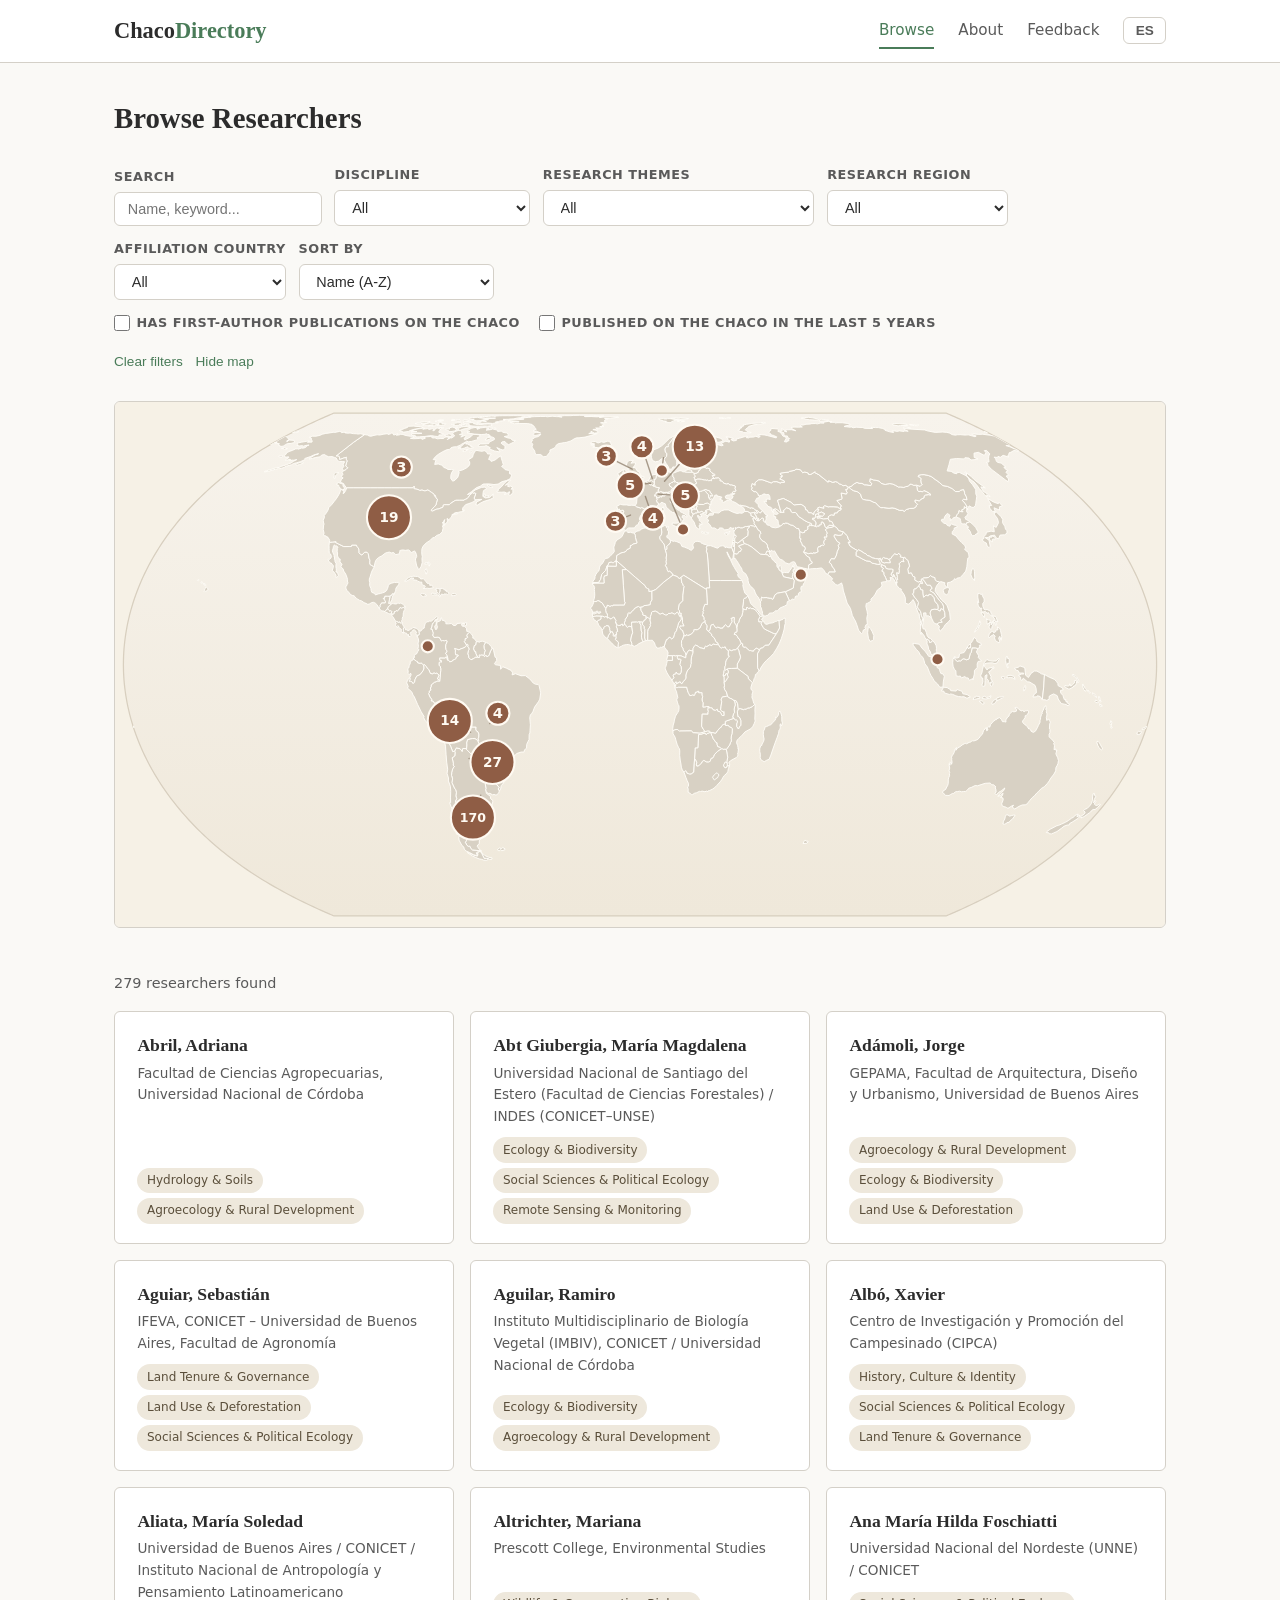
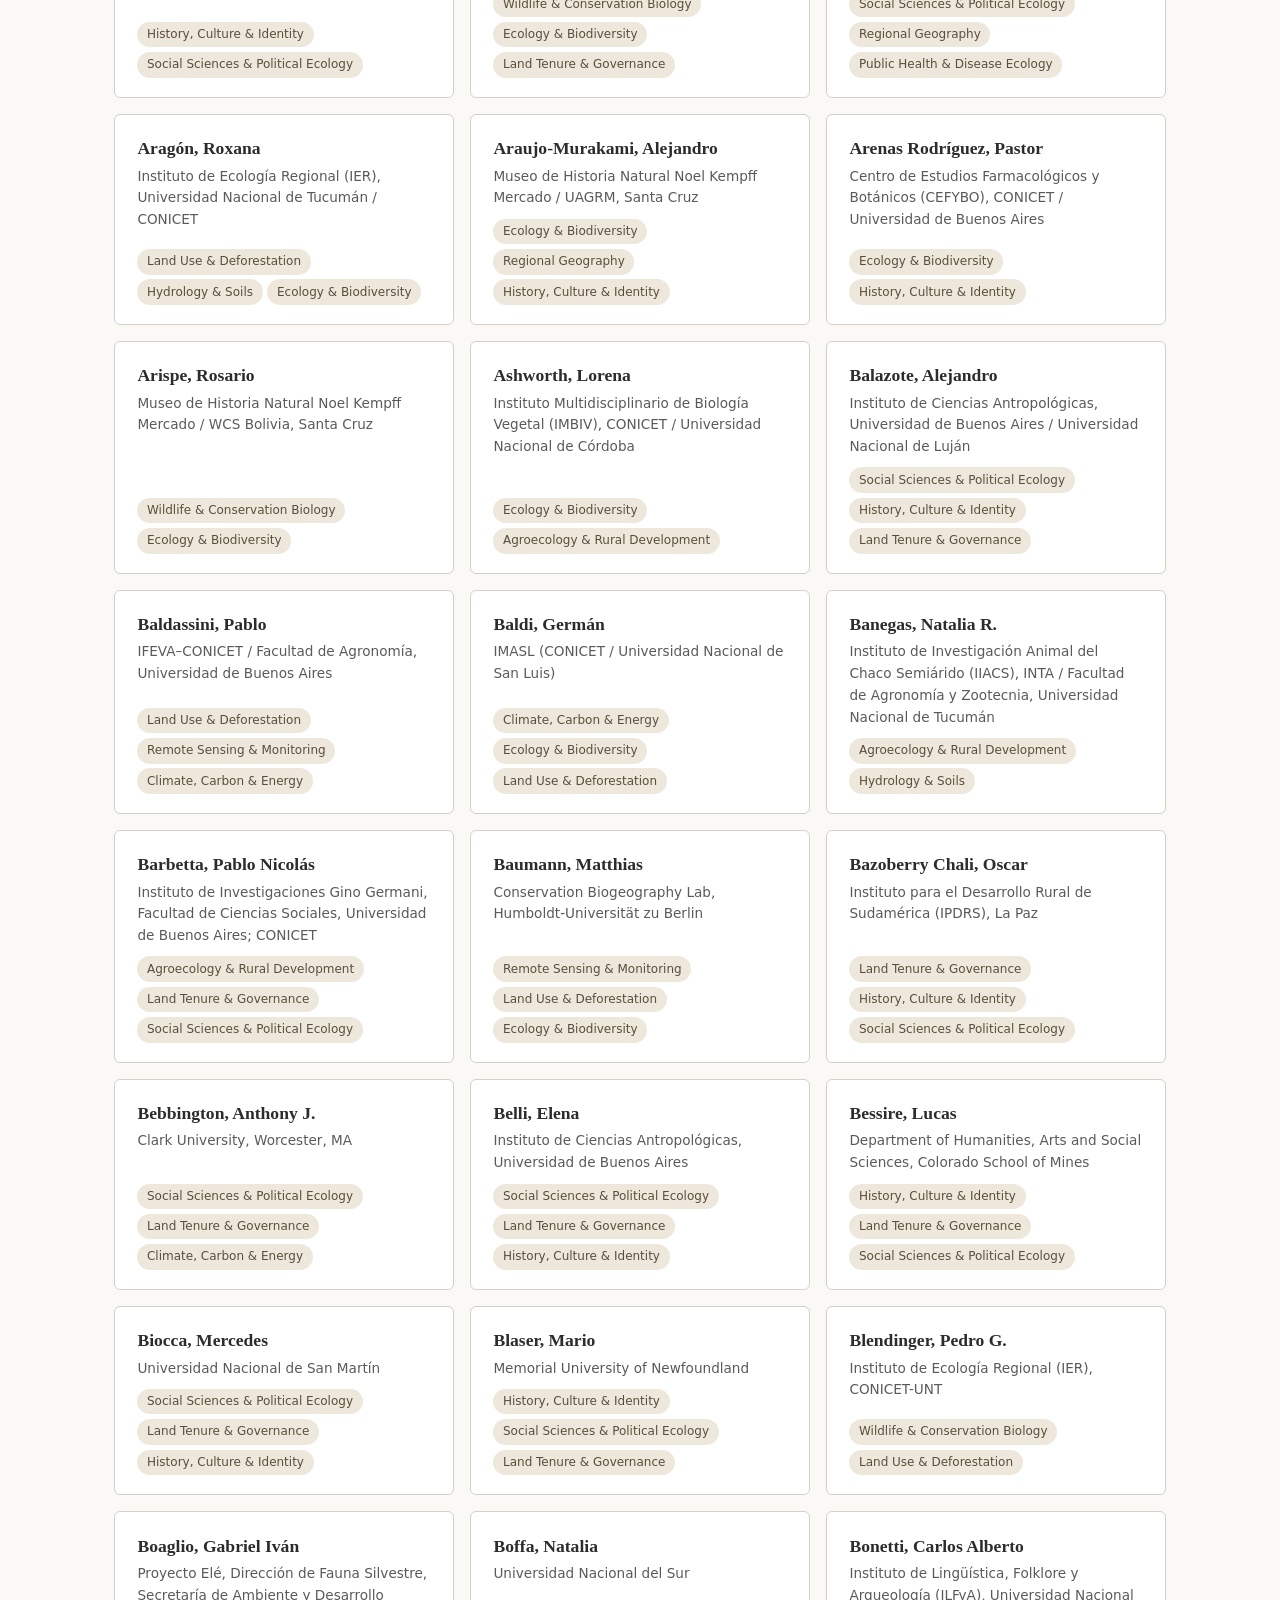
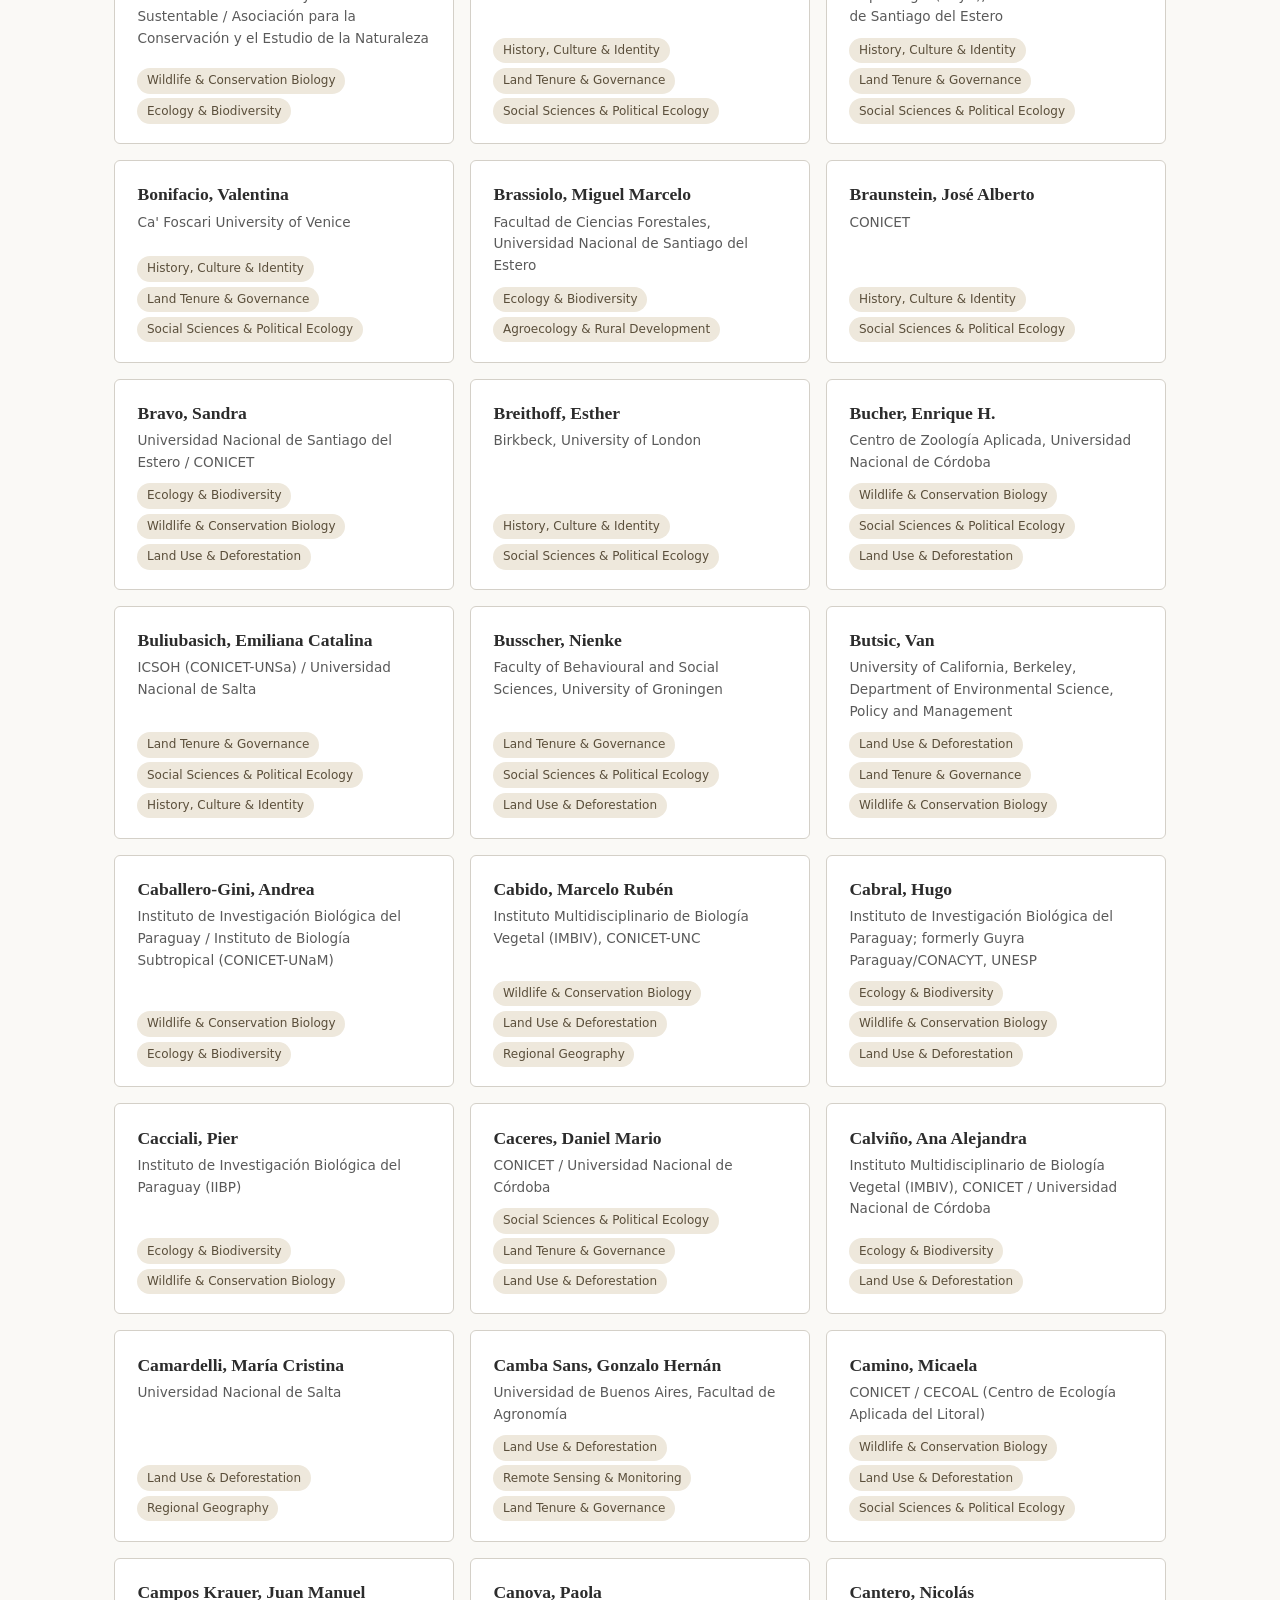
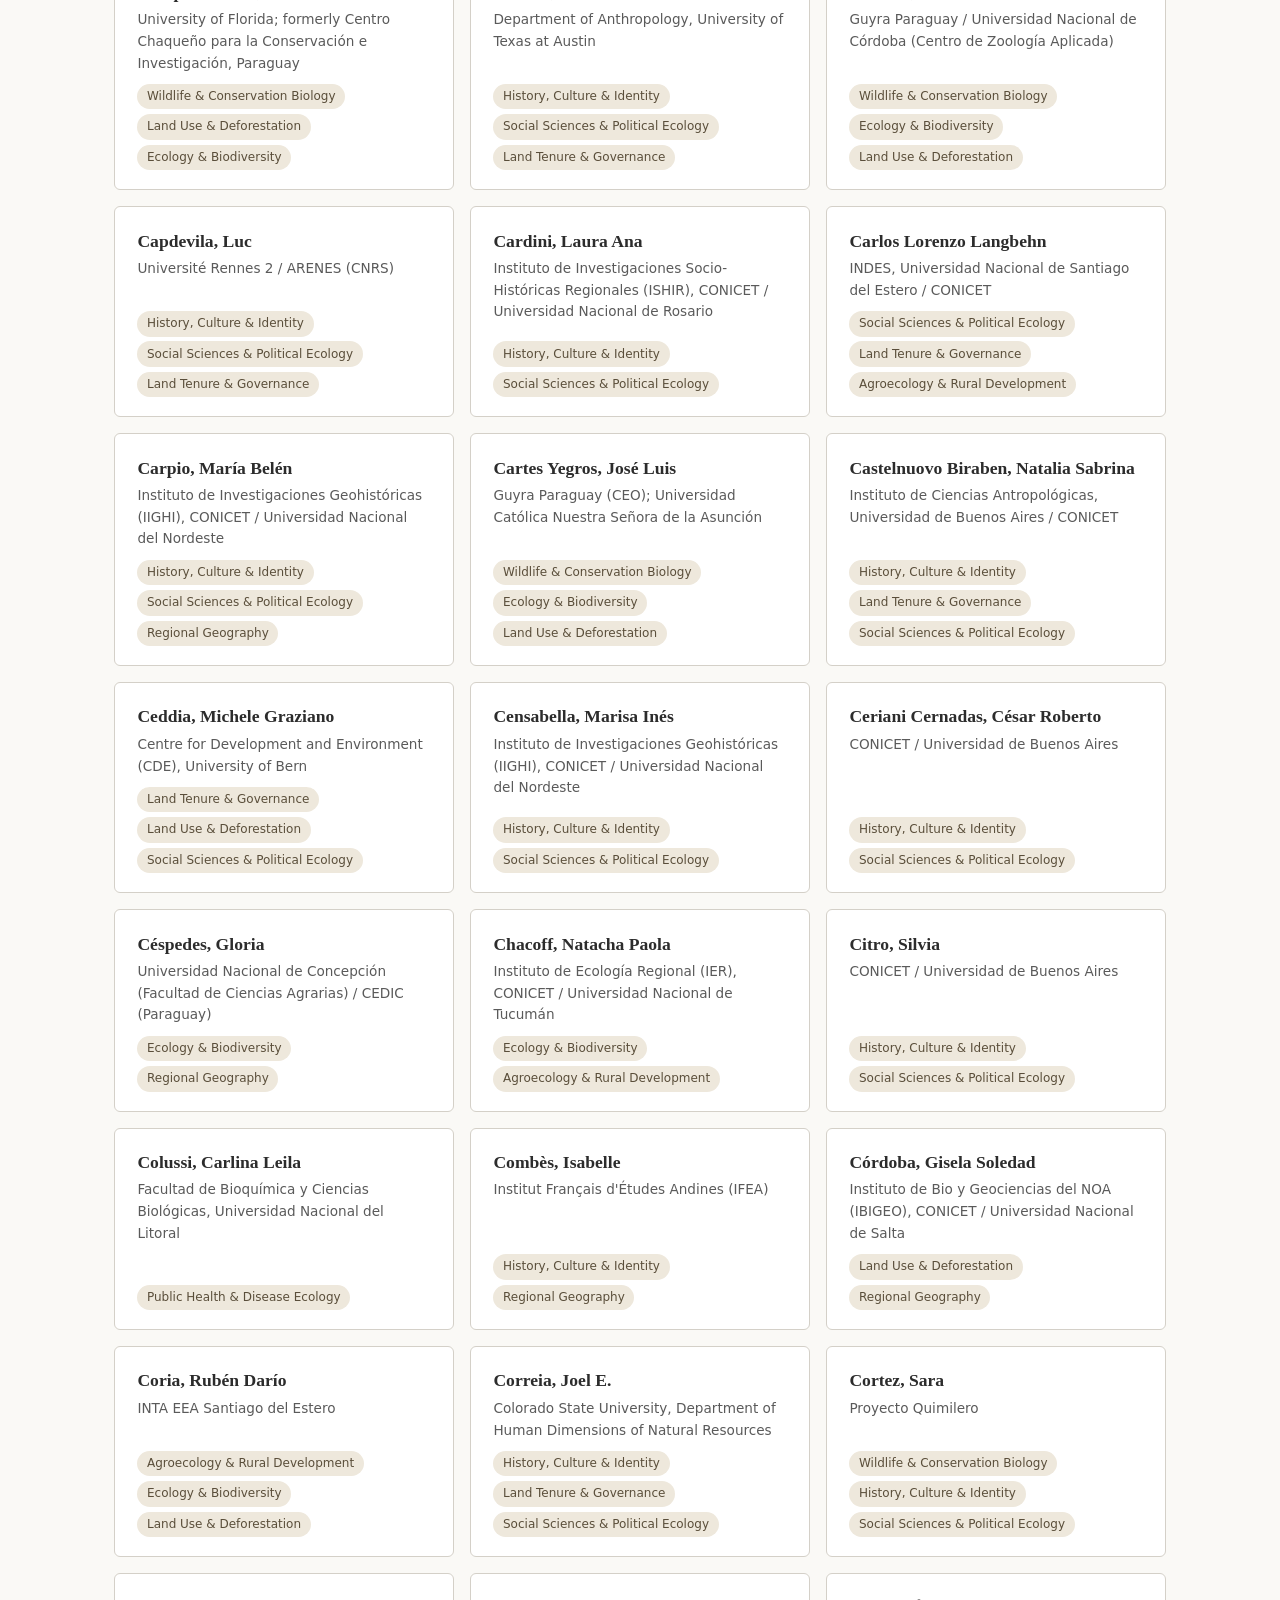
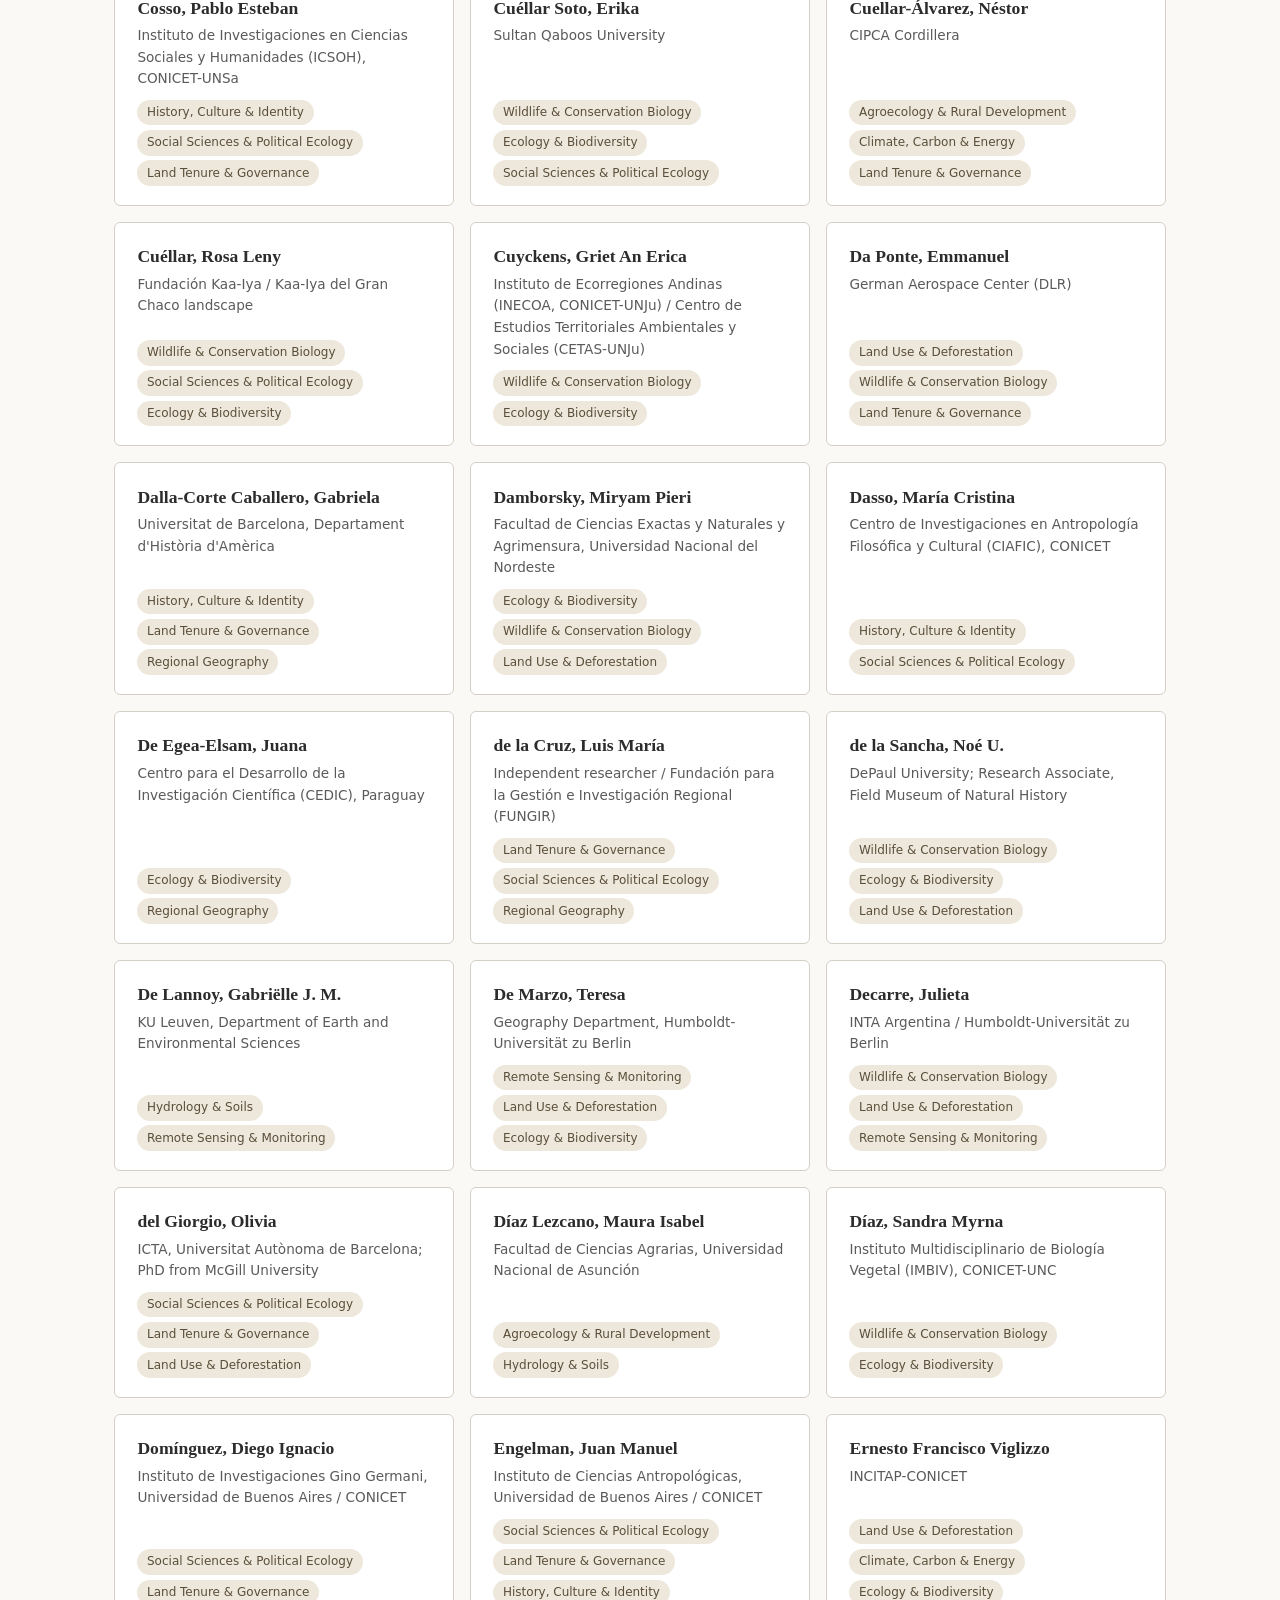
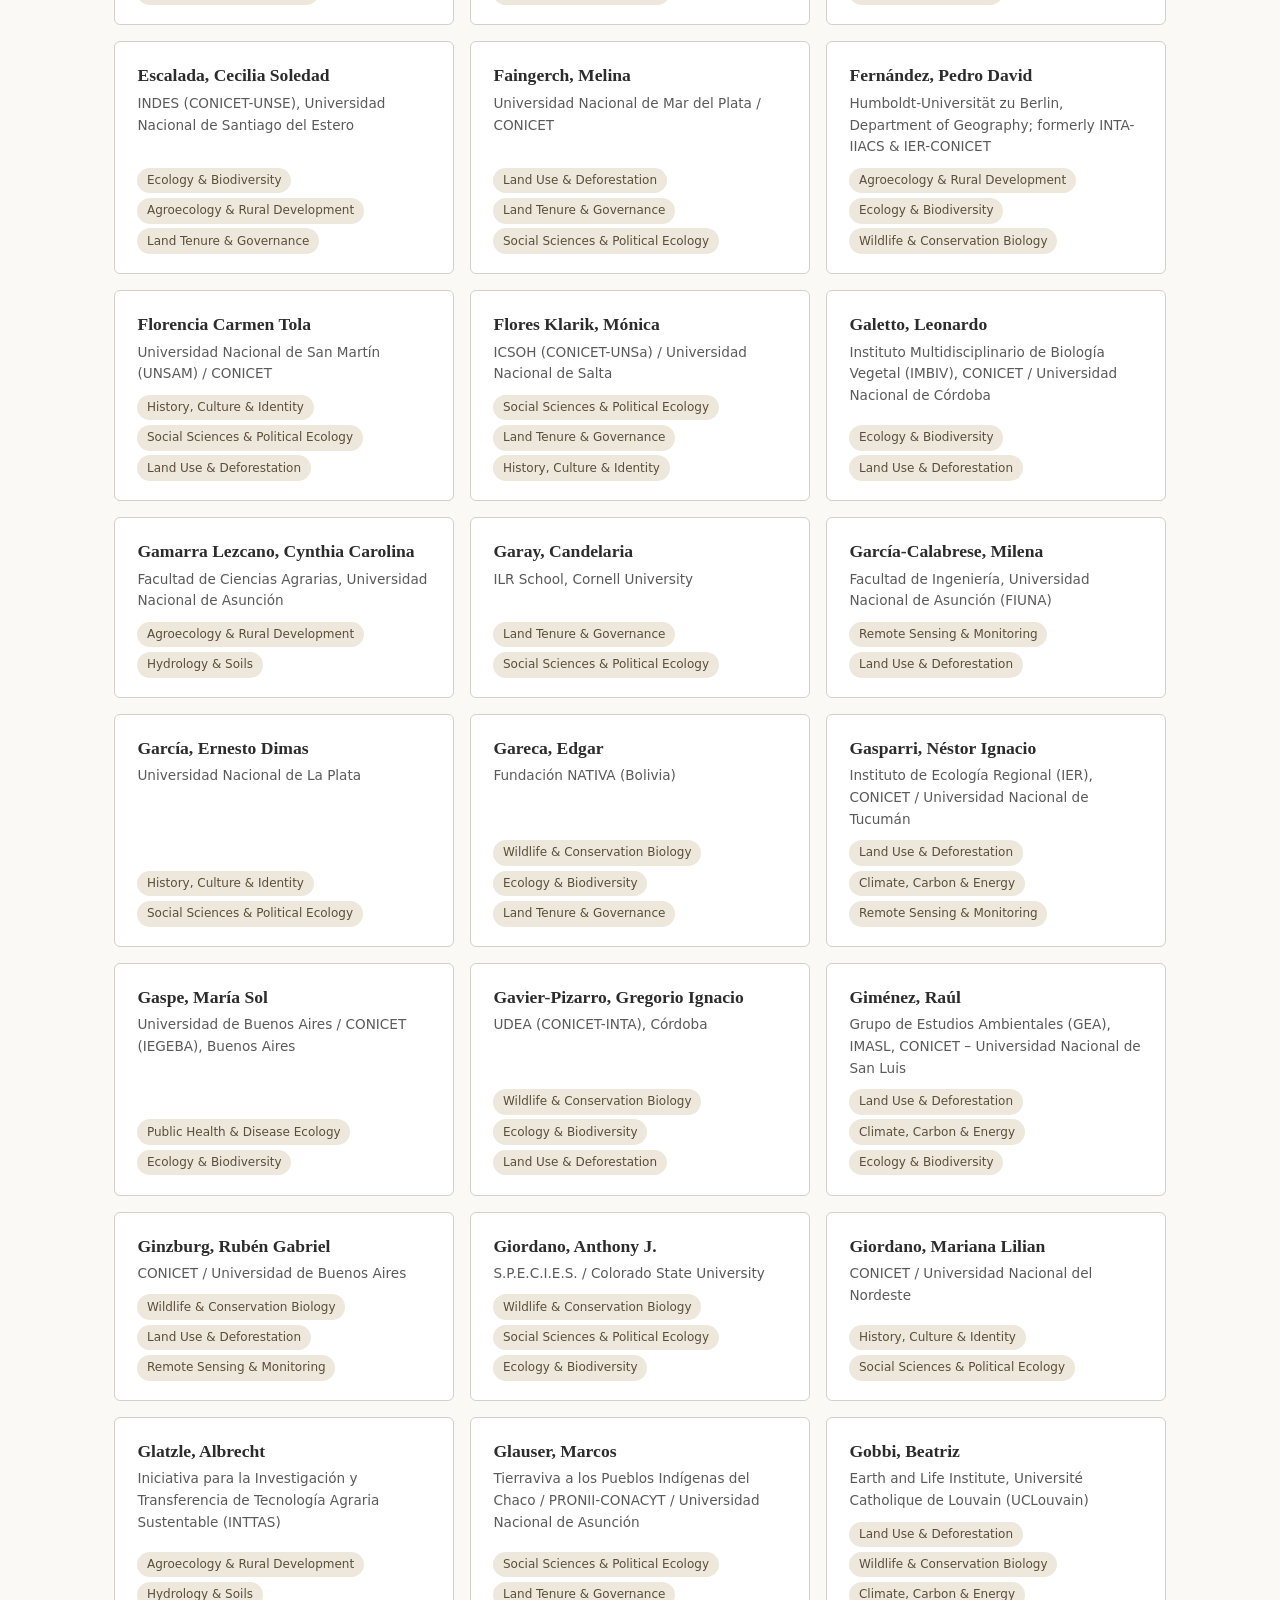
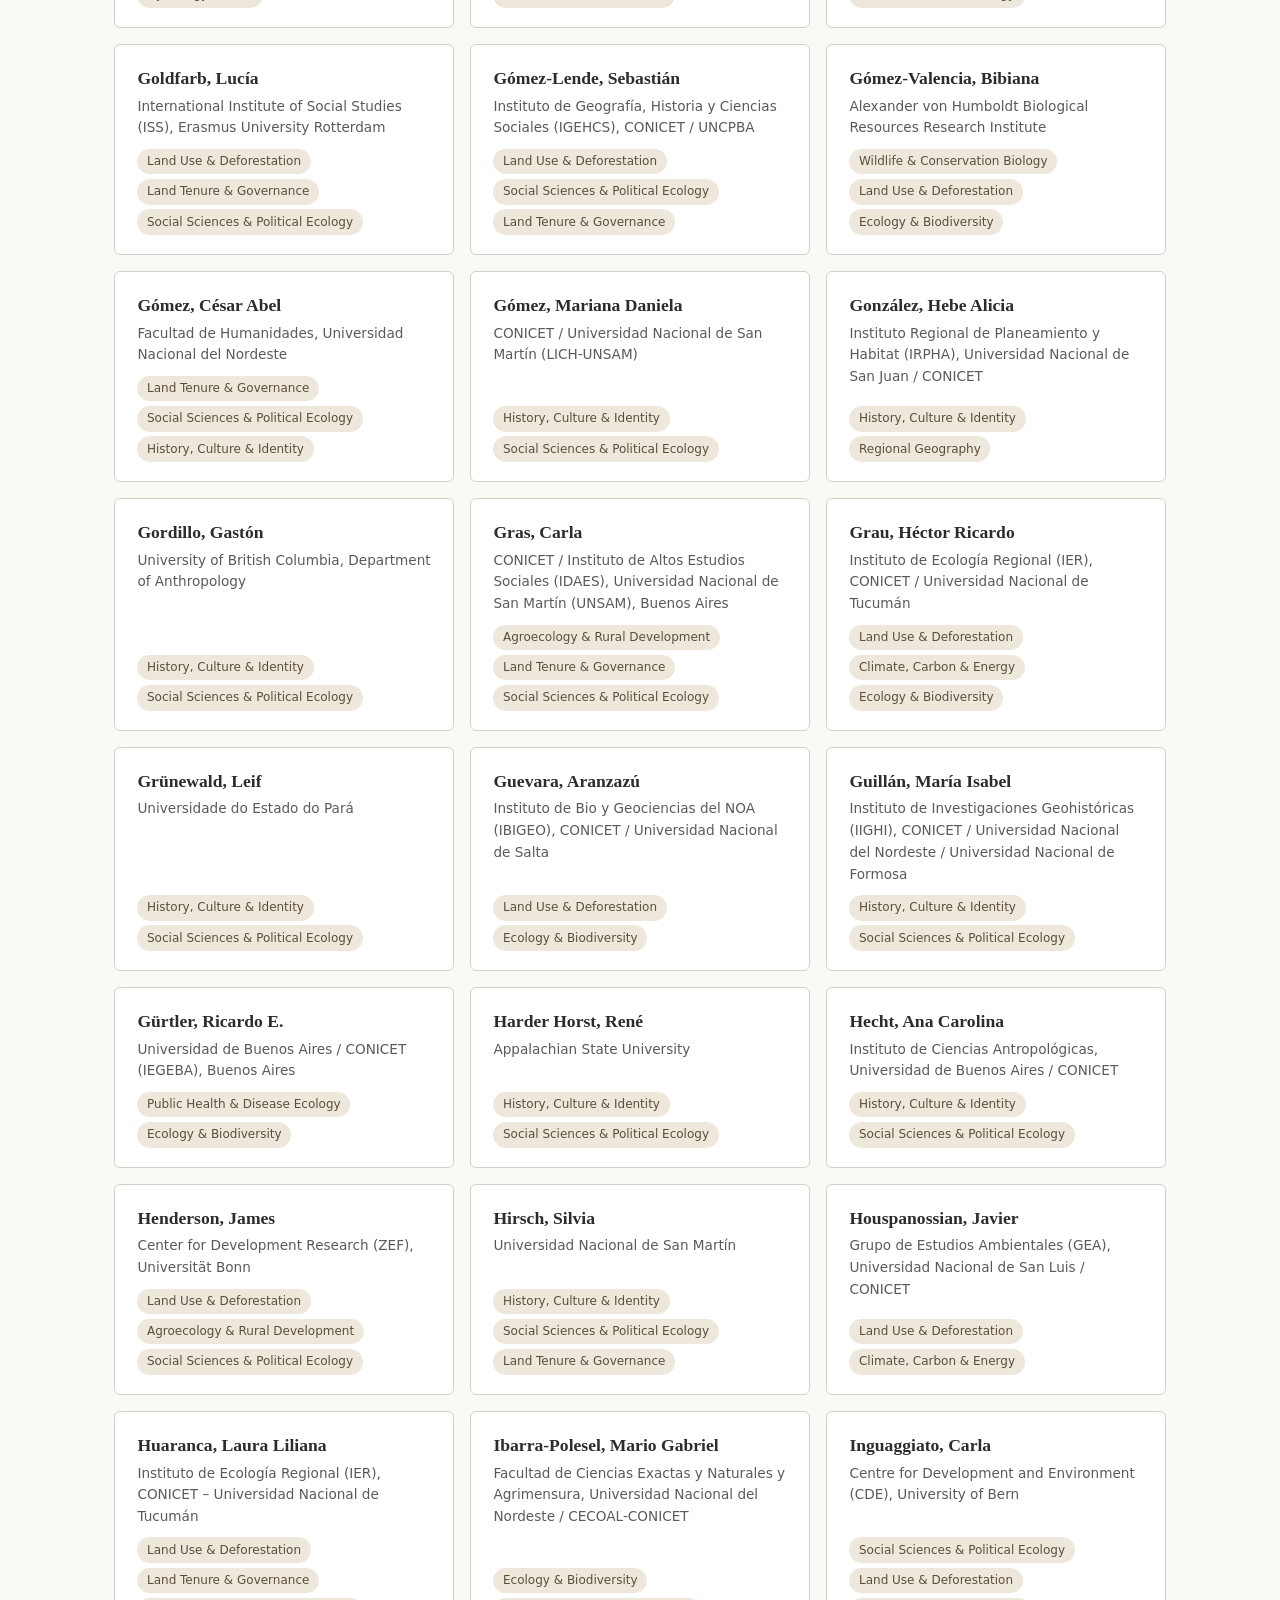
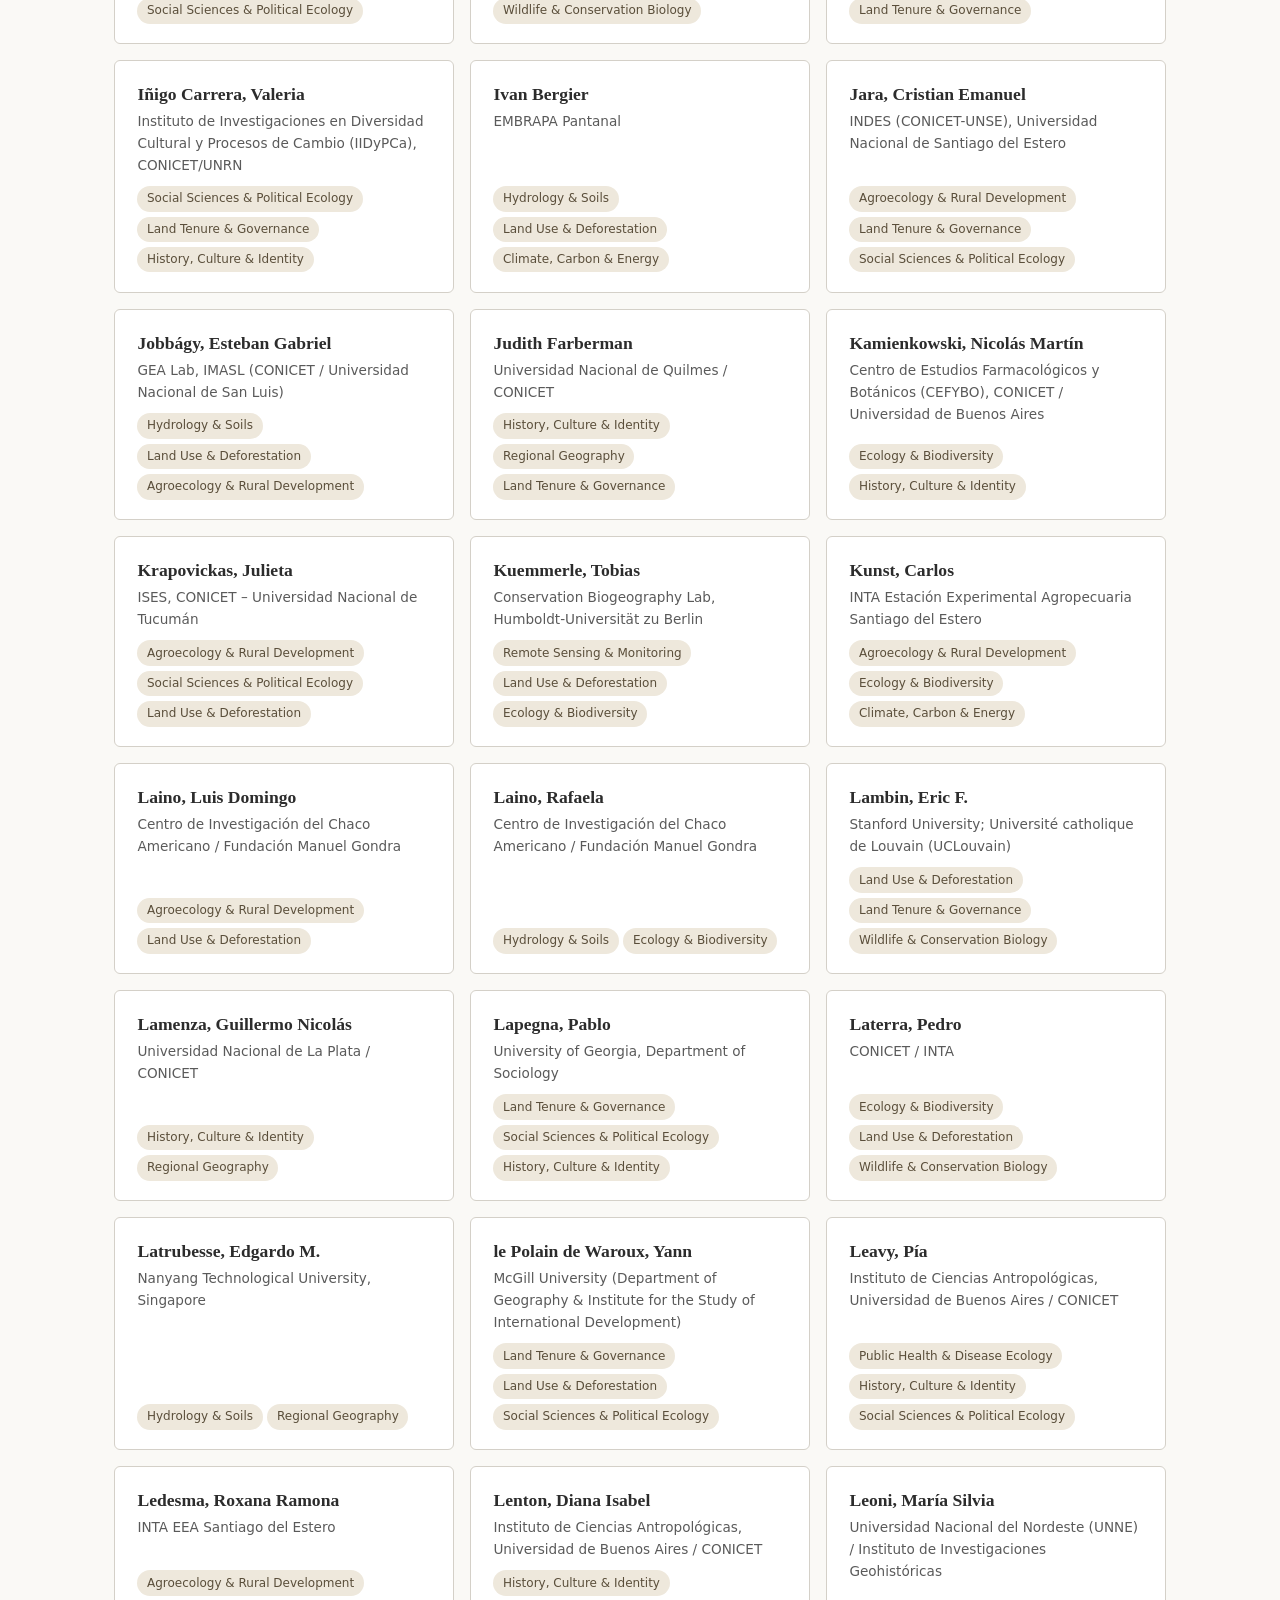
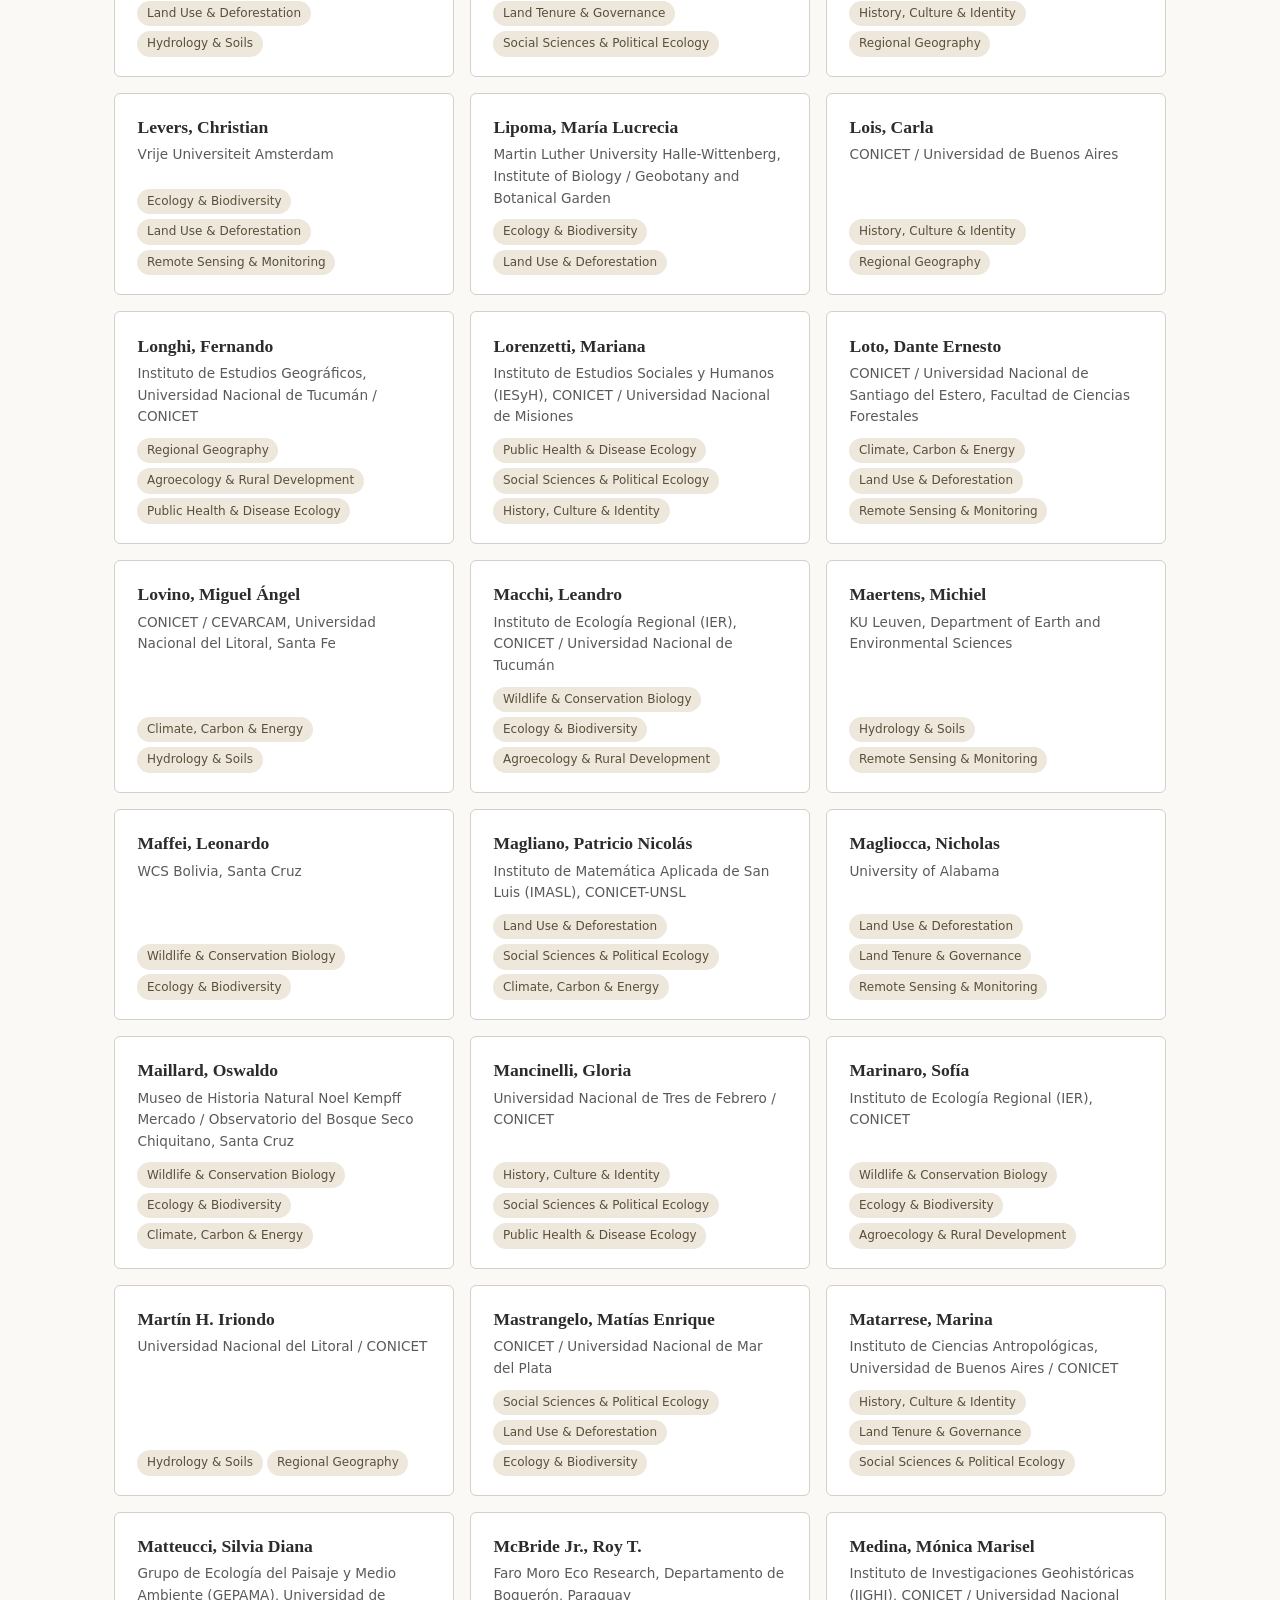
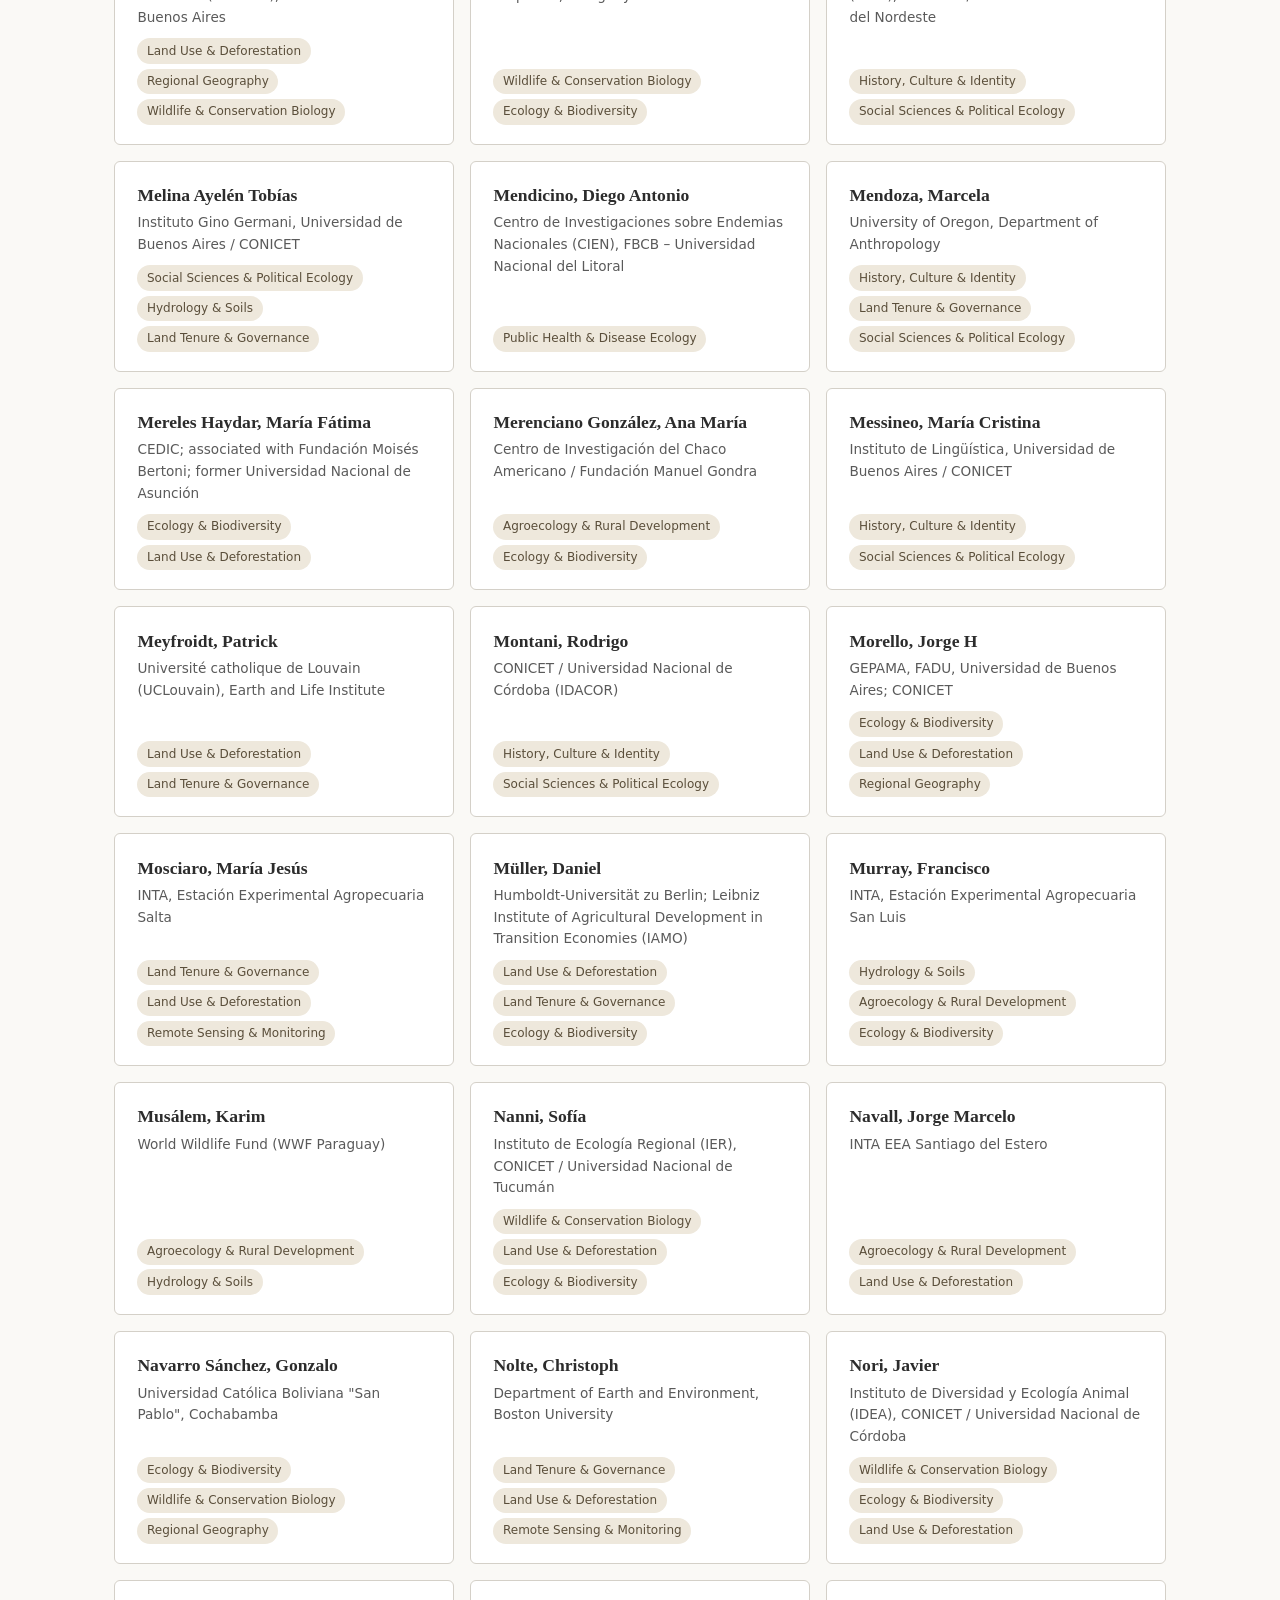
<file: site/profile.html>
<!DOCTYPE html>
<html lang="en">
<head>
  <meta charset="UTF-8">
  <meta name="viewport" content="width=device-width, initial-scale=1.0">
  <title>Researcher Profile — Chaco Researcher Directory</title>
  <link rel="stylesheet" href="css/style.css">
</head>
<body>

  <header class="site-header">
    <div class="header-inner">
      <a href="index.html" class="site-logo">Chaco<span>Directory</span></a>
      <button class="nav-toggle" aria-label="Toggle navigation">&#9776;</button>
      <nav class="main-nav">
        <a href="browse.html" data-i18n="nav.browse">Browse</a>
        <a href="about.html" data-i18n="nav.about">About</a>
        <a href="submit.html" data-i18n="nav.submit">Feedback</a>
        <button class="lang-toggle">ES</button>
      </nav>
    </div>
  </header>

  <main class="main-content">
    <a href="browse.html" class="profile-back" data-i18n="profile.back">&larr; Back to browse</a>

    <div id="profile-content">
      <!-- Filled by JS -->
    </div>
  </main>

  <footer class="site-footer">
    <p data-i18n="footer.text">Chaco Researcher Directory — A research discovery tool for the Gran Chaco</p>
  </footer>

  <script src="js/i18n.js"></script>
  <script src="js/data.js"></script>
  <script src="js/app.js"></script>
  <script src="js/collab-map-data.js"></script>
  <script src="js/collab-map.js"></script>
  <script>
    const KEYWORD_DISPLAY_LIMIT = 8;
    const GEO_TAGS = ['Argentina','Paraguay','Bolivia','Brazil','Salta','Formosa',
      'Córdoba','Santiago del Estero','Tucumán','Pilcomayo','Chiquitania','Chaco province'];

    function renderKeywordTags(keywords) {
      return keywords.map((k, index) => `
        <a href="browse.html?search=${encodeURIComponent(k)}" class="tag tag-keyword${index >= KEYWORD_DISPLAY_LIMIT ? ' keyword-extra' : ''}"${index >= KEYWORD_DISPLAY_LIMIT ? ' hidden' : ''}>${escapeHtml(I18n.tKeyword(k))}</a>
      `).join('');
    }

    async function renderPage() {
      const params = new URLSearchParams(window.location.search);
      const id = params.get('id');
      if (!id) {
        window.location.href = 'browse.html';
        return;
      }

      await ChacoData.load();
      const r = ChacoData.getById(id);
      if (!r) {
        document.getElementById('profile-content').innerHTML =
          '<p>Researcher not found. <a href="browse.html">Browse all researchers</a>.</p>';
        return;
      }

      document.title = r.name + ' — Chaco Researcher Directory';

      const lang = I18n.getLang();
      const description = lang === 'es'
        ? (r.research_description_es || r.research_description_en || '')
        : (r.research_description_en || '');

      // Scale translations
      const scaleLabels = {
        en: { local: 'Local', 'sub-national': 'Sub-national', regional: 'Regional', national: 'National', continental: 'Continental' },
        es: { local: 'Local', 'sub-national': 'Sub-nacional', regional: 'Regional', national: 'Nacional', continental: 'Continental' }
      };

      // Two-level taxonomy: broad themes and specific keywords
      const themes = (r.themes && r.themes.length > 0) ? r.themes : [];
      const keywords = (r.keywords && r.keywords.length > 0)
        ? r.keywords.filter(k => !GEO_TAGS.includes(k) && k.toLowerCase() !== 'chaco' && k.toLowerCase() !== 'gran chaco')
        : [];

      // Geographic tags from keywords/tags
      const geoTags = new Set();
      r.geographical_focus.forEach(g => geoTags.add(g));
      (r.keywords || r.tags_from_seed).forEach(t => {
        if (GEO_TAGS.includes(t)) geoTags.add(t);
      });

      // Publications
      const pubs = (r.selected_publications && r.selected_publications.length > 0 ? r.selected_publications : r.publications)
        .slice()
        .sort((a, b) => (parseInt(b.year) || 0) - (parseInt(a.year) || 0))
        .slice(0, 15);

      const publicationTitle = p => {
        if (I18n.getLang() === 'es' && p.title_es) return p.title_es;
        return p.title;
      };

      const pubsHtml = pubs.map(p => `
        <li>
          <span class="pub-year">${escapeHtml(p.year)}</span>
          ${escapeHtml(publicationTitle(p))}
          ${p.journal ? `<span class="pub-journal"> — ${escapeHtml(p.journal)}</span>` : ''}
          ${p.is_first_author ? `<span class="pub-first-author">${I18n.t('profile.first_author')}</span>` : ''}
          ${p.doi ? ` <a href="https://doi.org/${encodeURIComponent(p.doi)}" target="_blank" rel="noopener">[DOI]</a>` : ''}
          ${p.url ? ` <a href="${escapeHtml(p.url)}" target="_blank" rel="noopener">[Link]</a>` : ''}
        </li>
      `).join('');

      // Collaborators
      const collabs = r.main_collaborators.length > 0
        ? r.main_collaborators
        : r.top_collaborators_from_seed;

      const allResearchers = ChacoData.getAll();
      const collabsHtml = collabs.map(c => {
        const match = ChacoData.resolveResearcherRef(c);
        if (match) {
          return `<li><a href="profile.html?id=${encodeURIComponent(match.id)}">${escapeHtml(c)}</a></li>`;
        }
        return `<li>${escapeHtml(c)}</li>`;
      }).join('');

      // Update form link
      const updateUrl = `submit.html?type=correction&name=${encodeURIComponent(r.name)}`;

      document.getElementById('profile-content').innerHTML = `
        <div class="profile-header">
          <h1>${escapeHtml(r.name)}${r.deceased ? ` <span style="color:#999; font-size:0.7em;">(${escapeHtml(I18n.t('profile.deceased'))})</span>` : ''}</h1>
          <div class="affiliation">${escapeHtml(r.affiliation || 'Affiliation pending')}</div>
          <div class="profile-meta">
            ${r.webpage ? `<span><a href="${escapeHtml(r.webpage)}" target="_blank" rel="noopener">Webpage</a></span>` : ''}
            ${r.email ? `<span><a href="mailto:${escapeHtml(r.email)}">${escapeHtml(r.email)}</a></span>` : ''}
          </div>
        </div>

        <div class="profile-body">
          <div class="profile-main">
            <div class="profile-section">
              <h2>${I18n.t('profile.research')}</h2>
              <p>${description ? escapeHtml(description) : `<em>${I18n.t('profile.no_description')}</em>`}</p>
            </div>

            <div class="profile-section">
              <h2>${I18n.t('profile.publications')}</h2>
              <ul class="pub-list">${pubsHtml || '<li><em>No publications listed yet.</em></li>'}</ul>
            </div>
          </div>

          <div class="profile-sidebar">
            ${themes.length > 0 ? `
              <div class="profile-section">
                <h2>${I18n.t('profile.themes')}</h2>
                <div class="tags">
                  ${themes.map(t => `<a href="browse.html?theme=${encodeURIComponent(t)}" class="tag">${escapeHtml(I18n.tTheme(t))}</a>`).join('')}
                </div>
              </div>
            ` : ''}

            ${keywords.length > 0 ? `
              <div class="profile-section">
                <h2>${I18n.t('profile.keywords')}</h2>
                <div class="tags">
                  ${renderKeywordTags(keywords)}
                </div>
                ${keywords.length > KEYWORD_DISPLAY_LIMIT ? `<button type="button" class="keyword-toggle" data-expanded="false" aria-expanded="false">${escapeHtml(I18n.t('profile.keywords_more'))}</button>` : ''}
              </div>
            ` : ''}

            ${geoTags.size > 0 ? `
              <div class="profile-section">
                <h2>${I18n.t('profile.geography')}</h2>
                <div class="tags">
                  ${Array.from(geoTags).map(g => `<a href="browse.html?geo=${encodeURIComponent(g)}" class="tag">${escapeHtml(I18n.tGeo(g))}</a>`).join('')}
                </div>
              </div>
            ` : ''}

            ${r.scales.length > 0 ? `
              <div class="profile-section">
                <h2>${I18n.t('profile.scales')}</h2>
                <div class="tags">
                  ${r.scales.map(s => `<span class="tag">${escapeHtml((scaleLabels[lang] || scaleLabels.en)[s] || s)}</span>`).join('')}
                </div>
              </div>
            ` : ''}

            ${collabs.length > 0 ? `
              <div class="profile-section">
                <h2>${I18n.t('profile.collaborators')}</h2>
                <ul class="collab-list">${collabsHtml}</ul>
                <div id="collaborator-map-slot"></div>
              </div>
            ` : ''}

            <div class="suggest-update-btn">
              <a href="${updateUrl}" class="btn btn-outline">${I18n.t('profile.suggest_update')}</a>
            </div>
          </div>
        </div>
      `;

      const keywordToggle = document.querySelector('.keyword-toggle');
      if (keywordToggle) {
        keywordToggle.addEventListener('click', () => {
          const nextExpanded = keywordToggle.dataset.expanded !== 'true';
          keywordToggle.closest('.profile-section').querySelectorAll('.keyword-extra').forEach(tag => {
            tag.hidden = !nextExpanded;
          });
          keywordToggle.dataset.expanded = String(nextExpanded);
          keywordToggle.setAttribute('aria-expanded', String(nextExpanded));
          keywordToggle.textContent = I18n.t(nextExpanded ? 'profile.keywords_fewer' : 'profile.keywords_more');
        });
      }

      const collaboratorMapSlot = document.getElementById('collaborator-map-slot');
      if (collaboratorMapSlot) {
        ChacoCollabMap.render(collaboratorMapSlot, r, allResearchers);
      }

      I18n.applyToDOM();
    }

    renderPage();
  </script>
</body>
</html>
</file>
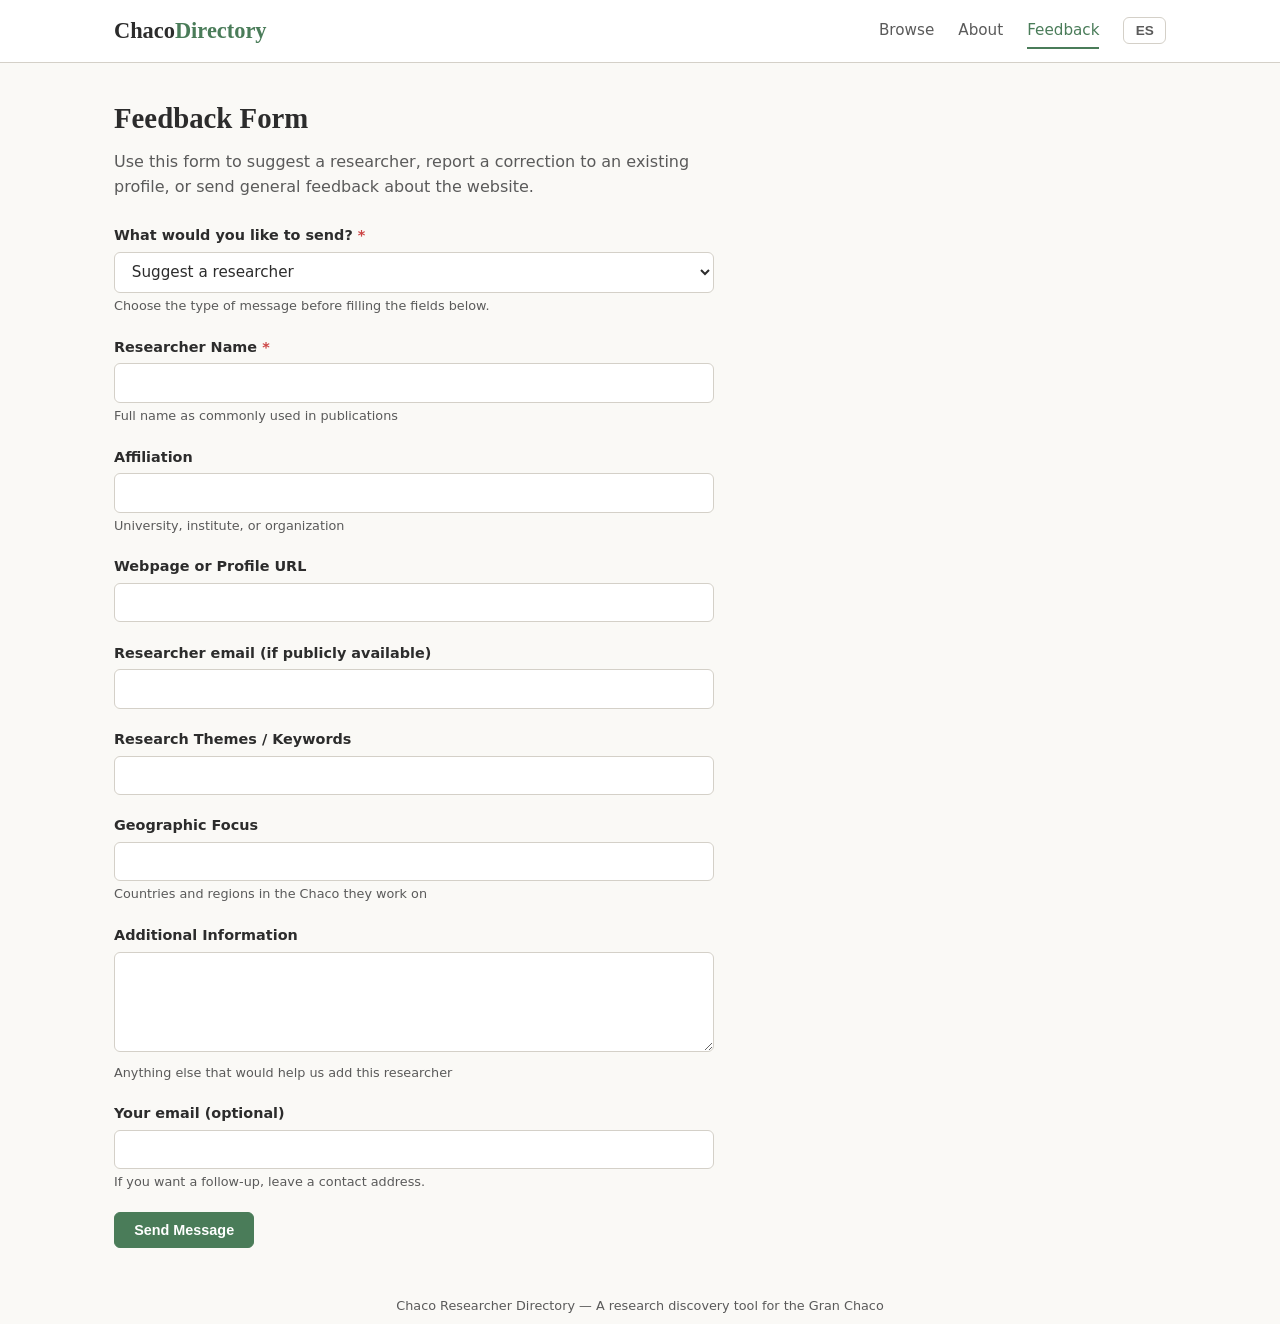
<file: site/submit.html>
<!DOCTYPE html>
<html lang="en">
<head>
  <meta charset="UTF-8">
  <meta name="viewport" content="width=device-width, initial-scale=1.0">
  <title>Feedback Form — Chaco Researcher Directory</title>
  <link rel="stylesheet" href="css/style.css">
</head>
<body>

  <header class="site-header">
    <div class="header-inner">
      <a href="index.html" class="site-logo">Chaco<span>Directory</span></a>
      <button class="nav-toggle" aria-label="Toggle navigation">&#9776;</button>
      <nav class="main-nav">
        <a href="browse.html" data-i18n="nav.browse">Browse</a>
        <a href="about.html" data-i18n="nav.about">About</a>
        <a href="submit.html" class="active" data-i18n="nav.submit">Feedback</a>
        <button class="lang-toggle">ES</button>
      </nav>
    </div>
  </header>

  <main class="main-content form-page">
    <h1 data-i18n="submit.title">Feedback Form</h1>
    <p class="form-intro" data-i18n="submit.intro">
      Use this form to suggest a researcher, report a correction to an existing profile, or send general feedback about the website.
    </p>

    <form class="submit-form" id="submit-form">
      <div class="form-group">
        <label for="msg-type">
          <span data-i18n="submit.type">What would you like to send?</span>
          <span class="required">*</span>
        </label>
        <select id="msg-type" required>
          <option value="researcher" data-i18n="submit.type_researcher">Suggest a researcher</option>
          <option value="correction" data-i18n="submit.type_correction">Suggest a correction</option>
          <option value="general" data-i18n="submit.type_general">General website feedback</option>
        </select>
        <div class="help-text" data-i18n="submit.type_help">Choose the type of message before filling the fields below.</div>
      </div>

      <div id="section-researcher">
        <div class="form-group">
          <label for="sub-name">
            <span data-i18n="submit.name">Researcher Name</span>
            <span class="required">*</span>
          </label>
          <input type="text" id="sub-name">
          <div class="help-text" data-i18n="submit.name_help">Full name as commonly used in publications</div>
        </div>

        <div class="form-group">
          <label for="sub-affiliation" data-i18n="submit.affiliation">Affiliation</label>
          <input type="text" id="sub-affiliation">
          <div class="help-text" data-i18n="submit.affiliation_help">University, institute, or organization</div>
        </div>

        <div class="form-group">
          <label for="sub-webpage" data-i18n="submit.webpage">Webpage or Profile URL</label>
          <input type="url" id="sub-webpage">
        </div>

        <div class="form-group">
          <label for="sub-email" data-i18n="submit.email">Researcher email (if publicly available)</label>
          <input type="email" id="sub-email">
        </div>

        <div class="form-group">
          <label for="sub-themes" data-i18n="submit.themes">Research Themes / Keywords</label>
          <input type="text" id="sub-themes">
        </div>

        <div class="form-group">
          <label for="sub-geography" data-i18n="submit.geography">Geographic Focus</label>
          <input type="text" id="sub-geography">
          <div class="help-text" data-i18n="submit.geography_help">Countries and regions in the Chaco they work on</div>
        </div>

        <div class="form-group">
          <label for="sub-notes" data-i18n="submit.notes">Additional Information</label>
          <textarea id="sub-notes" rows="4"></textarea>
          <div class="help-text" data-i18n="submit.notes_help">Anything else that would help us add this researcher</div>
        </div>
      </div>

      <div id="section-correction" style="display:none;">
        <div class="form-group">
          <label for="corr-researcher">
            <span data-i18n="submit.update_researcher">Researcher</span>
            <span class="required">*</span>
          </label>
          <input type="text" id="corr-researcher">
          <div class="help-text" data-i18n="submit.update_researcher_help">Name of the researcher profile that needs correction</div>
        </div>

        <div class="form-group">
          <label for="corr-field">
            <span data-i18n="submit.field">What needs updating?</span>
            <span class="required">*</span>
          </label>
          <input type="text" id="corr-field">
          <div class="help-text" data-i18n="submit.field_help">e.g., affiliation, description, publications, geographic focus...</div>
        </div>

        <div class="form-group">
          <label for="corr-details">
            <span data-i18n="submit.details">Suggested correction or update</span>
            <span class="required">*</span>
          </label>
          <textarea id="corr-details" rows="6"></textarea>
          <div class="help-text" data-i18n="submit.details_help">Please describe the change as specifically as possible</div>
        </div>
      </div>

      <div id="section-general" style="display:none;">
        <div class="form-group">
          <label for="gen-topic">
            <span data-i18n="submit.topic">Topic</span>
            <span class="required">*</span>
          </label>
          <input type="text" id="gen-topic">
          <div class="help-text" data-i18n="submit.topic_help">e.g., search, layout, translation, data display...</div>
        </div>

        <div class="form-group">
          <label for="gen-message">
            <span data-i18n="submit.message">Feedback</span>
            <span class="required">*</span>
          </label>
          <textarea id="gen-message" rows="6"></textarea>
          <div class="help-text" data-i18n="submit.message_help">Please describe the issue or suggestion as specifically as possible</div>
        </div>
      </div>

      <div class="form-group">
        <label for="contact-email" data-i18n="submit.contact">Your email (optional)</label>
        <input type="email" id="contact-email">
        <div class="help-text" data-i18n="submit.contact_help">If you want a follow-up, leave a contact address.</div>
      </div>

      <button type="submit" class="btn" data-i18n="submit.send">Send Message</button>

      <div id="submit-success" style="display:none; margin-top:1rem; padding:1rem; background:var(--color-accent-light); border-radius:var(--radius); color:var(--color-accent-dark); font-weight:600;">
        <span data-i18n="submit.success">Thank you! Your message has been sent.</span>
      </div>
    </form>
  </main>

  <footer class="site-footer">
    <p data-i18n="footer.text">Chaco Researcher Directory — A research discovery tool for the Gran Chaco</p>
  </footer>

  <script src="js/i18n.js"></script>
  <script src="js/data.js"></script>
  <script src="js/app.js"></script>
  <script>
    const TYPE_RESEARCHER = 'researcher';
    const TYPE_CORRECTION = 'correction';
    const TYPE_GENERAL = 'general';
    const VALID_TYPES = new Set([TYPE_RESEARCHER, TYPE_CORRECTION, TYPE_GENERAL]);

    function renderPage() {
      I18n.applyToDOM();
    }

    const form = document.getElementById('submit-form');
    const typeSelect = document.getElementById('msg-type');
    const researcherSection = document.getElementById('section-researcher');
    const correctionSection = document.getElementById('section-correction');
    const generalSection = document.getElementById('section-general');

    const researcherName = document.getElementById('sub-name');
    const correctionResearcher = document.getElementById('corr-researcher');
    const correctionField = document.getElementById('corr-field');
    const correctionDetails = document.getElementById('corr-details');
    const generalTopic = document.getElementById('gen-topic');
    const generalMessage = document.getElementById('gen-message');

    const params = new URLSearchParams(window.location.search);
    const requestedType = params.get('type');
    const presetType = VALID_TYPES.has(requestedType) ? requestedType : TYPE_RESEARCHER;
    const presetResearcher = params.get('name') || '';

    function setRequired(input, required) {
      input.required = required;
    }

    function syncForm() {
      const type = typeSelect.value;

      researcherSection.style.display = type === TYPE_RESEARCHER ? 'block' : 'none';
      correctionSection.style.display = type === TYPE_CORRECTION ? 'block' : 'none';
      generalSection.style.display = type === TYPE_GENERAL ? 'block' : 'none';

      setRequired(researcherName, type === TYPE_RESEARCHER);
      setRequired(correctionResearcher, type === TYPE_CORRECTION);
      setRequired(correctionField, type === TYPE_CORRECTION);
      setRequired(correctionDetails, type === TYPE_CORRECTION);
      setRequired(generalTopic, type === TYPE_GENERAL);
      setRequired(generalMessage, type === TYPE_GENERAL);

      if (type === TYPE_CORRECTION && presetResearcher) {
        correctionResearcher.value = presetResearcher;
      }
    }

    renderPage();
    typeSelect.value = presetType;
    if (presetResearcher) {
      correctionResearcher.value = presetResearcher;
    }
    syncForm();
    typeSelect.addEventListener('change', syncForm);

    form.addEventListener('submit', (e) => {
      e.preventDefault();

      const type = typeSelect.value;
      const contact = document.getElementById('contact-email').value.trim();
      let subject = '';
      let lines = [];

      if (type === TYPE_RESEARCHER) {
        const name = researcherName.value.trim();
        const affiliation = document.getElementById('sub-affiliation').value.trim();
        const webpage = document.getElementById('sub-webpage').value.trim();
        const email = document.getElementById('sub-email').value.trim();
        const themes = document.getElementById('sub-themes').value.trim();
        const geography = document.getElementById('sub-geography').value.trim();
        const notes = document.getElementById('sub-notes').value.trim();
        if (!name) return;

        lines = [
          'RESEARCHER SUGGESTION FOR CHACO RESEARCH DIRECTORY',
          '',
          `Name: ${name}`,
        ];
        if (affiliation) lines.push(`Affiliation: ${affiliation}`);
        if (webpage) lines.push(`Webpage: ${webpage}`);
        if (email) lines.push(`Researcher email: ${email}`);
        if (themes) lines.push(`Research themes: ${themes}`);
        if (geography) lines.push(`Geographic focus: ${geography}`);
        if (notes) lines.push('', 'Additional notes:', notes);
        subject = `Chaco Researcher Directory: Researcher suggestion - ${name}`;
      } else if (type === TYPE_CORRECTION) {
        const researcher = correctionResearcher.value.trim();
        const field = correctionField.value.trim();
        const details = correctionDetails.value.trim();
        if (!researcher || !field || !details) return;

        lines = [
          'CORRECTION SUGGESTION FOR CHACO RESEARCH DIRECTORY',
          '',
          `Researcher: ${researcher}`,
          `Field to update: ${field}`,
          '',
          'Details:',
          details,
        ];
        subject = `Chaco Researcher Directory: Correction suggestion for ${researcher}`;
      } else {
        const topic = generalTopic.value.trim();
        const message = generalMessage.value.trim();
        if (!topic || !message) return;

        lines = [
          'WEBSITE FEEDBACK FOR CHACO RESEARCH DIRECTORY',
          '',
          `Topic: ${topic}`,
          '',
          'Feedback:',
          message,
        ];
        subject = `Chaco Researcher Directory: Website feedback - ${topic}`;
      }

      if (contact) {
        lines.push('', `Contact: ${contact}`);
      }

      const encodedSubject = encodeURIComponent(subject);
      const body = encodeURIComponent(lines.join('\n'));
      window.location.href = `mailto:${ADMIN_EMAIL}?subject=${encodedSubject}&body=${body}`;

      document.getElementById('submit-success').style.display = 'block';
      form.reset();
      typeSelect.value = presetType;
      if (presetResearcher) {
        correctionResearcher.value = presetResearcher;
      }
      syncForm();
    });
  </script>
</body>
</html>
</file>
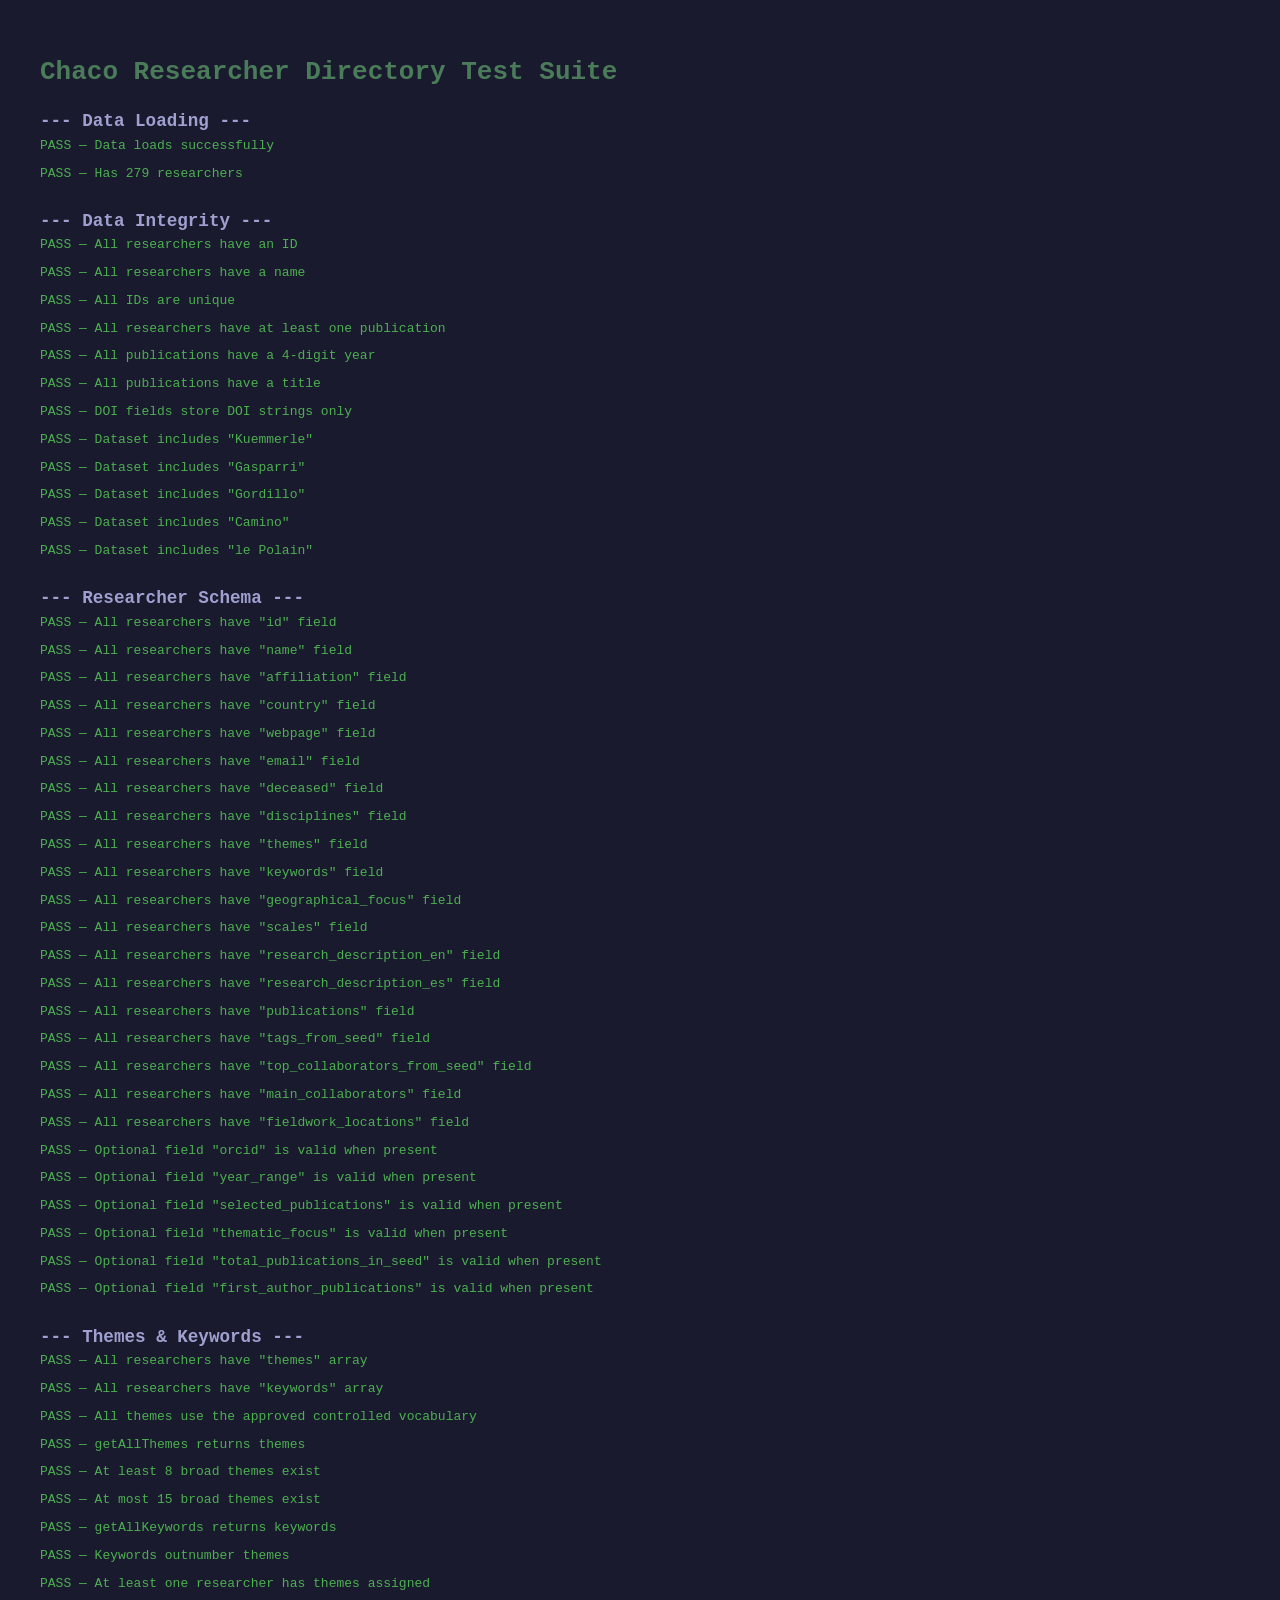
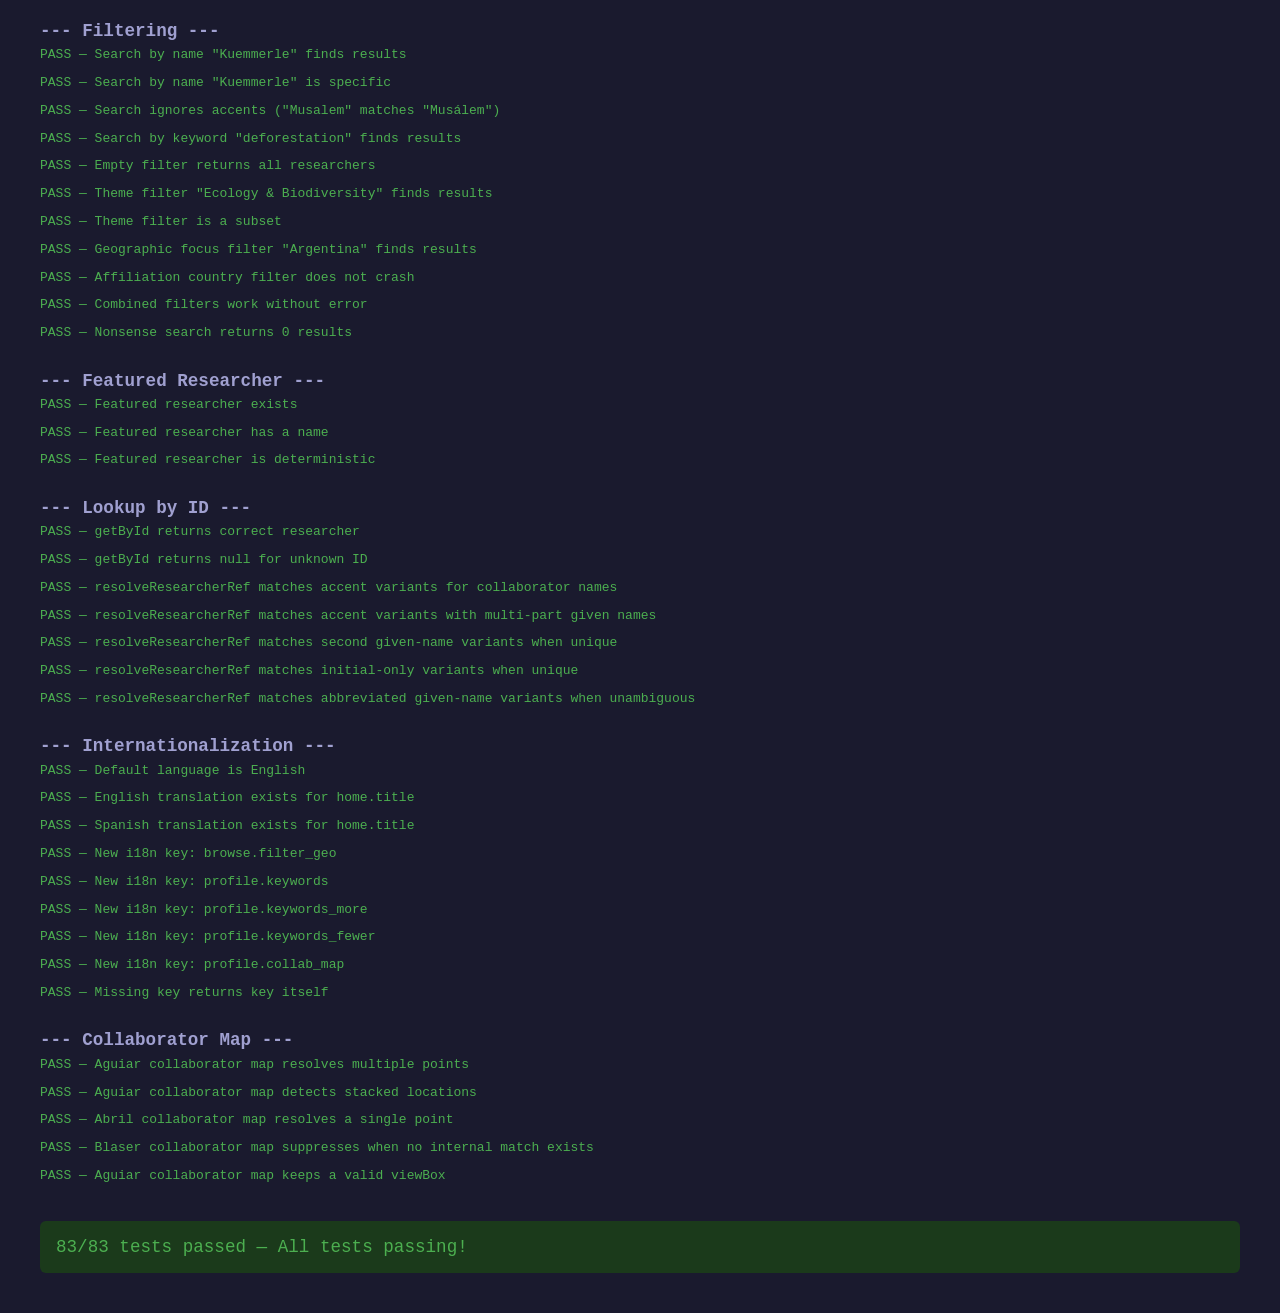
<file: site/tests.html>
<!DOCTYPE html>
<html lang="en">
<head>
  <meta charset="UTF-8">
  <meta name="viewport" content="width=device-width, initial-scale=1.0">
  <title>Chaco Researcher Directory Tests</title>
  <style>
    body { font-family: monospace; padding: 2rem; background: #1a1a2e; color: #e0e0e0; }
    h1 { color: #4a7c59; margin-bottom: 1rem; }
    .test { padding: 0.4rem 0; }
    .pass { color: #4caf50; }
    .fail { color: #f44336; }
    .section { margin-top: 1.5rem; font-weight: bold; color: #a0a0d0; font-size: 1.1rem; }
    .summary { margin-top: 2rem; padding: 1rem; border-radius: 6px; font-size: 1.1rem; }
    .summary.all-pass { background: #1b3a1b; color: #4caf50; }
    .summary.has-fail { background: #3a1b1b; color: #f44336; }
  </style>
</head>
<body>
  <h1>Chaco Researcher Directory Test Suite</h1>
  <div id="results"></div>
  <div id="summary"></div>

  <script src="js/i18n.js"></script>
  <script src="js/data.js"></script>
  <script src="js/collab-map-data.js"></script>
  <script src="js/collab-map.js"></script>
  <script>
    const results = [];
    const container = document.getElementById('results');

    function assert(name, condition, detail) {
      const passed = !!condition;
      results.push({ name, passed, detail });
      const el = document.createElement('div');
      el.className = 'test ' + (passed ? 'pass' : 'fail');
      el.textContent = (passed ? 'PASS' : 'FAIL') + ' — ' + name + (detail && !passed ? ' (' + detail + ')' : '');
      container.appendChild(el);
    }

    function section(name) {
      const el = document.createElement('div');
      el.className = 'section';
      el.textContent = '--- ' + name + ' ---';
      container.appendChild(el);
    }

    async function runTests() {
      // ===== Data Loading =====
      section('Data Loading');

      let researchers;
      try {
        researchers = await ChacoData.load();
        assert('Data loads successfully', researchers && researchers.length > 0);
      } catch(e) {
        assert('Data loads successfully', false, e.message);
        return;
      }

      assert('Has 279 researchers', researchers.length === 279, `Got ${researchers.length}`);

      // ===== Data Integrity =====
      section('Data Integrity');

      const allHaveId = researchers.every(r => r.id && r.id.length > 0);
      assert('All researchers have an ID', allHaveId);

      const allHaveName = researchers.every(r => r.name && r.name.length > 0);
      assert('All researchers have a name', allHaveName);

      const uniqueIds = new Set(researchers.map(r => r.id));
      assert('All IDs are unique', uniqueIds.size === researchers.length, `${uniqueIds.size} unique vs ${researchers.length} total`);

      const allHavePubs = researchers.every(r => r.publications && r.publications.length > 0);
      assert('All researchers have at least one publication', allHavePubs);

      const pubsHaveYear = researchers.every(r =>
        r.publications.every(p => p.year && p.year.length === 4)
      );
      assert('All publications have a 4-digit year', pubsHaveYear);

      const pubsHaveTitle = researchers.every(r =>
        r.publications.every(p => p.title && p.title.length > 0)
      );
      assert('All publications have a title', pubsHaveTitle);

      const doiStoresStringOnly = researchers.every(r =>
        r.publications.every(p => !p.doi || !p.doi.startsWith('https://doi.org/'))
      );
      assert('DOI fields store DOI strings only', doiStoresStringOnly);

      // Check for expected researchers
      const expectedNames = ['Kuemmerle', 'Gasparri', 'Gordillo', 'Camino', 'le Polain'];
      expectedNames.forEach(name => {
        const found = researchers.some(r => r.name.includes(name));
        assert(`Dataset includes "${name}"`, found);
      });

      // ===== Researcher Schema =====
      section('Researcher Schema');

      const requiredFields = ['id', 'name', 'affiliation', 'country', 'webpage',
        'email', 'deceased', 'disciplines', 'themes', 'keywords',
        'geographical_focus', 'scales', 'research_description_en',
        'research_description_es', 'publications', 'tags_from_seed',
        'top_collaborators_from_seed', 'main_collaborators',
        'fieldwork_locations'];

      requiredFields.forEach(field => {
        const allHave = researchers.every(r => field in r);
        assert(`All researchers have "${field}" field`, allHave);
      });

      const optionalFields = ['orcid', 'year_range', 'selected_publications',
        'thematic_focus', 'total_publications_in_seed', 'first_author_publications'];

      optionalFields.forEach(field => {
        const allValid = researchers.every(r => !(field in r) || r[field] !== undefined);
        assert(`Optional field "${field}" is valid when present`, allValid);
      });

      // ===== Two-level Taxonomy =====
      section('Themes & Keywords');

      const allHaveThemes = researchers.every(r => r.themes && Array.isArray(r.themes));
      assert('All researchers have "themes" array', allHaveThemes);

      const allHaveKeywords = researchers.every(r => r.keywords && Array.isArray(r.keywords));
      assert('All researchers have "keywords" array', allHaveKeywords);

      const allowedThemes = new Set([
        'Ecology & Biodiversity',
        'Land Use & Deforestation',
        'Wildlife & Conservation Biology',
        'Social Sciences & Political Ecology',
        'History, Culture & Identity',
        'Regional Geography',
        'Climate, Carbon & Energy',
        'Land Tenure & Governance',
        'Hydrology & Soils',
        'Remote Sensing & Monitoring',
        'Agroecology & Rural Development',
        'Public Health & Disease Ecology'
      ]);
      const onlyApprovedThemes = researchers.every(r =>
        r.themes.every(t => allowedThemes.has(t))
      );
      assert('All themes use the approved controlled vocabulary', onlyApprovedThemes);

      const allThemes = ChacoData.getAllThemes();
      assert('getAllThemes returns themes', allThemes.length > 0, `Got ${allThemes.length}`);
      assert('At least 8 broad themes exist', allThemes.length >= 8, `Got ${allThemes.length}`);
      assert('At most 15 broad themes exist', allThemes.length <= 15, `Got ${allThemes.length}`);

      const allKeywords = ChacoData.getAllKeywords();
      assert('getAllKeywords returns keywords', allKeywords.length > 0, `Got ${allKeywords.length}`);
      assert('Keywords outnumber themes', allKeywords.length > allThemes.length);

      // Themes are assigned based on keywords
      const researcherWithThemes = researchers.find(r => r.themes.length > 0);
      assert('At least one researcher has themes assigned', !!researcherWithThemes);

      // ===== Filtering =====
      section('Filtering');

      // Search by name
      const searchResults = ChacoData.filter({ search: 'Kuemmerle' });
      assert('Search by name "Kuemmerle" finds results', searchResults.length > 0);
      assert('Search by name "Kuemmerle" is specific', searchResults.length <= 3);

      const accentInsensitiveResults = ChacoData.filter({ search: 'Musalem' });
      assert(
        'Search ignores accents ("Musalem" matches "Musálem")',
        accentInsensitiveResults.some(r => r.name.includes('Musálem'))
      );

      // Search by keyword
      const kwResults = ChacoData.filter({ search: 'deforestation' });
      assert('Search by keyword "deforestation" finds results', kwResults.length > 0);

      // Empty search returns all
      const emptySearch = ChacoData.filter({});
      assert('Empty filter returns all researchers', emptySearch.length === researchers.length);

      // Theme filter (broad theme name, exact match)
      const themeResults = ChacoData.filter({ theme: 'Ecology & Biodiversity' });
      assert('Theme filter "Ecology & Biodiversity" finds results', themeResults.length > 0);
      assert('Theme filter is a subset', themeResults.length < researchers.length);

      // Geographic focus filter
      const geoResults = ChacoData.filter({ geoFocus: 'Argentina' });
      assert('Geographic focus filter "Argentina" finds results', geoResults.length > 0);

      // Affiliation country filter (most are empty for now, but the filter should not crash)
      const affResults = ChacoData.filter({ affiliationCountry: 'Germany' });
      assert('Affiliation country filter does not crash', Array.isArray(affResults));

      // Combined filters
      const combined = ChacoData.filter({ search: 'ecology', geoFocus: 'Argentina' });
      assert('Combined filters work without error', Array.isArray(combined));

      // Nonsense search
      const noResults = ChacoData.filter({ search: 'xyznonexistent123' });
      assert('Nonsense search returns 0 results', noResults.length === 0);

      // ===== Featured Researcher =====
      section('Featured Researcher');

      const featured = ChacoData.getFeaturedOfDay();
      assert('Featured researcher exists', featured !== null);
      assert('Featured researcher has a name', featured && featured.name && featured.name.length > 0);

      const featured2 = ChacoData.getFeaturedOfDay();
      assert('Featured researcher is deterministic', featured && featured2 && featured.id === featured2.id);

      // ===== getById =====
      section('Lookup by ID');

      const first = researchers[0];
      const looked = ChacoData.getById(first.id);
      assert('getById returns correct researcher', looked && looked.name === first.name);

      const notFound = ChacoData.getById('nonexistent-id-xyz');
      assert('getById returns null for unknown ID', notFound === null);

      const piquerMatch = ChacoData.resolveResearcherRef('Piquer-Rodriguez, Maria');
      assert(
        'resolveResearcherRef matches accent variants for collaborator names',
        piquerMatch && piquerMatch.name === 'Piquer-Rodríguez, María'
      );

      const gasparriMatch = ChacoData.resolveResearcherRef('Gasparri, Nestor Ignacio');
      assert(
        'resolveResearcherRef matches accent variants with multi-part given names',
        gasparriMatch && gasparriMatch.name === 'Gasparri, Néstor Ignacio'
      );

      const gasparriShortMatch = ChacoData.resolveResearcherRef('Gasparri, Ignacio');
      assert(
        'resolveResearcherRef matches second given-name variants when unique',
        gasparriShortMatch && gasparriShortMatch.name === 'Gasparri, Néstor Ignacio'
      );

      const gasparriInitialsMatch = ChacoData.resolveResearcherRef('Gasparri, NI');
      assert(
        'resolveResearcherRef matches initial-only variants when unique',
        gasparriInitialsMatch && gasparriInitialsMatch.name === 'Gasparri, Néstor Ignacio'
      );

      const abbreviatedMatch = ChacoData.resolveResearcherRef('Ceriani Cernadas, César');
      assert(
        'resolveResearcherRef matches abbreviated given-name variants when unambiguous',
        abbreviatedMatch && abbreviatedMatch.name === 'Ceriani Cernadas, César Roberto'
      );

      // ===== I18n =====
      section('Internationalization');

      assert('Default language is English', I18n.getLang() === 'en');

      const enText = I18n.t('home.title');
      assert('English translation exists for home.title', enText === 'Chaco Researcher Directory');

      I18n.setLang('es');
      const esText = I18n.t('home.title');
      assert('Spanish translation exists for home.title', esText === 'Directorio de Investigadores/as del Chaco');

      assert('New i18n key: browse.filter_geo', I18n.t('browse.filter_geo') === 'Región de Investigación');
      assert('New i18n key: profile.keywords', I18n.t('profile.keywords') === 'Palabras Clave');
      assert('New i18n key: profile.keywords_more', I18n.t('profile.keywords_more') === 'Más palabras clave');
      assert('New i18n key: profile.keywords_fewer', I18n.t('profile.keywords_fewer') === 'Menos palabras clave');
      assert('New i18n key: profile.collab_map', I18n.t('profile.collab_map') === 'Mapa de colaboraciones');

      const missing = I18n.t('nonexistent.key');
      assert('Missing key returns key itself', missing === 'nonexistent.key');

      I18n.setLang('en'); // reset

      // ===== Collaborator Map =====
      section('Collaborator Map');

      const aguiar = researchers.find(r => r.name === 'Aguiar, Sebastián');
      const aguiarModel = ChacoCollabMap.buildModelForResearcher(aguiar, researchers);
      assert('Aguiar collaborator map resolves multiple points', aguiarModel && aguiarModel.points.length >= 3);
      assert('Aguiar collaborator map detects stacked locations', aguiarModel && aguiarModel.stackCount >= 1);

      const abril = researchers.find(r => r.name === 'Abril, Adriana');
      const abrilModel = ChacoCollabMap.buildModelForResearcher(abril, researchers);
      assert('Abril collaborator map resolves a single point', abrilModel && abrilModel.points.length === 1);

      const blaser = researchers.find(r => r.name === 'Blaser, Mario');
      const blaserModel = ChacoCollabMap.buildModelForResearcher(blaser, researchers);
      assert('Blaser collaborator map suppresses when no internal match exists', blaserModel === null);

      assert(
        'Aguiar collaborator map keeps a valid viewBox',
        aguiarModel && aguiarModel.viewBox.width > 0 && aguiarModel.viewBox.height > 0
      );

      // ===== Summary =====
      const passed = results.filter(r => r.passed).length;
      const failed = results.filter(r => !r.passed).length;
      const total = results.length;
      const summaryEl = document.getElementById('summary');
      summaryEl.className = 'summary ' + (failed === 0 ? 'all-pass' : 'has-fail');
      summaryEl.textContent = `${passed}/${total} tests passed` + (failed > 0 ? ` (${failed} failed)` : ' — All tests passing!');
    }

    runTests();
  </script>
</body>
</html>
</file>
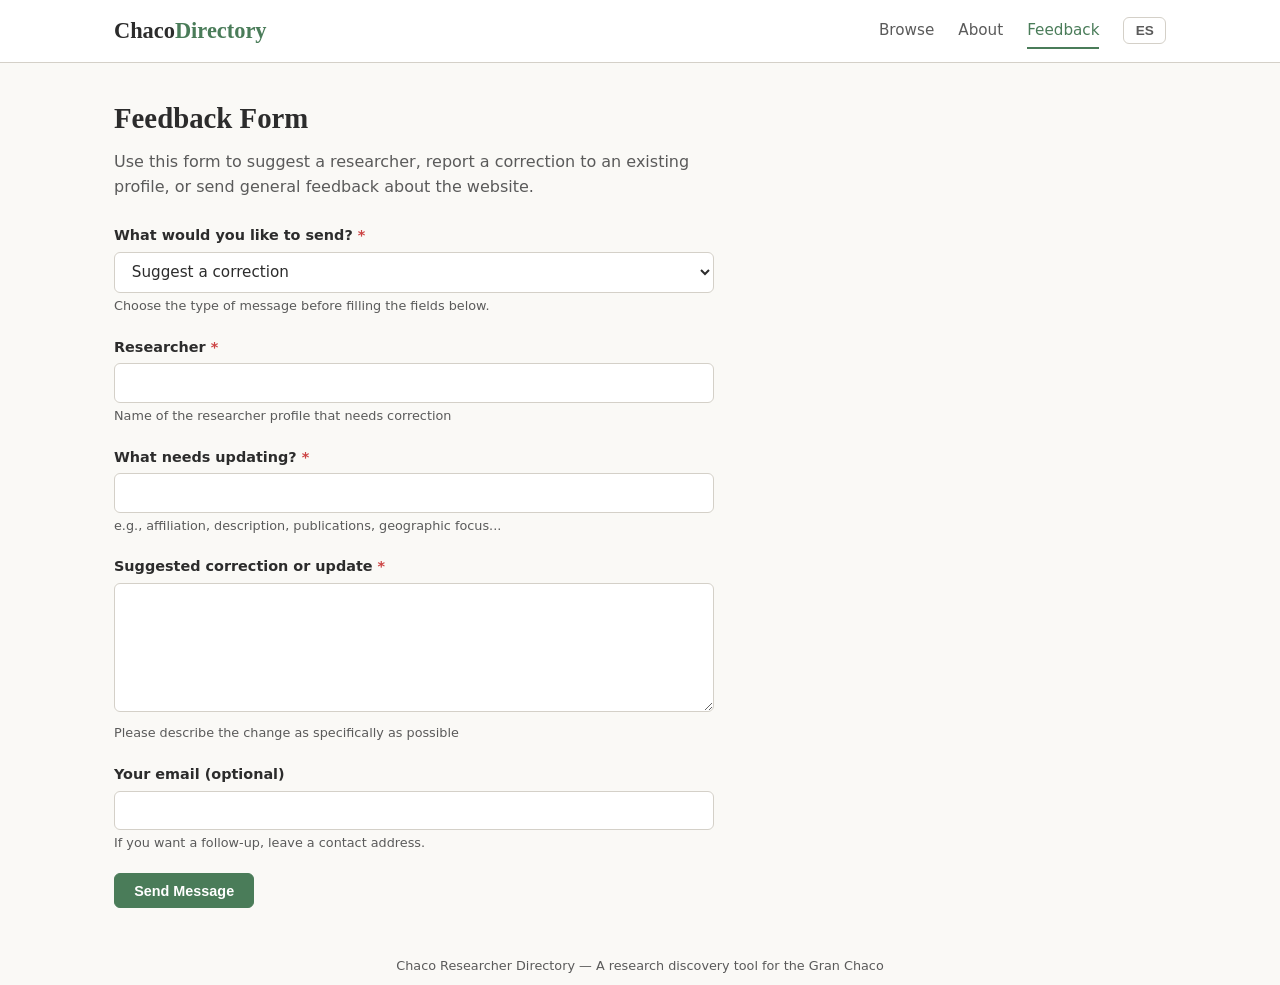
<file: site/update.html>
<!DOCTYPE html>
<html lang="en">
<head>
  <meta charset="UTF-8">
  <meta name="viewport" content="width=device-width, initial-scale=1.0">
  <title>Redirecting — Chaco Researcher Directory</title>
  <link rel="stylesheet" href="css/style.css">
</head>
<body>
  <main class="main-content form-page">
    <h1>Redirecting…</h1>
    <p>If you are not redirected automatically, <a id="redirect-link" href="submit.html?type=correction">open the correction form</a>.</p>
  </main>

  <script>
    const params = new URLSearchParams(window.location.search);
    const target = new URL('submit.html', window.location.href);
    target.searchParams.set('type', 'correction');

    const researcherName = params.get('name');
    if (researcherName) {
      target.searchParams.set('name', researcherName);
    }

    document.getElementById('redirect-link').href = target.toString();
    window.location.replace(target.toString());
  </script>
</body>
</html>
</file>
<file: site/css/style.css>
/* ===== Chaco Researcher Directory Styles ===== */

:root {
  --color-bg: #faf9f6;
  --color-text: #2c2c2c;
  --color-text-light: #5a5a5a;
  --color-accent: #4a7c59;
  --color-accent-dark: #3a6147;
  --color-accent-light: #e8f0eb;
  --color-border: #d4d0c8;
  --color-card-bg: #ffffff;
  --color-tag-bg: #eee8dc;
  --color-tag-text: #5a4e3a;
  --font-body: 'Segoe UI', system-ui, -apple-system, sans-serif;
  --font-heading: Georgia, 'Times New Roman', serif;
  --max-width: 1100px;
  --radius: 6px;
}

*, *::before, *::after {
  box-sizing: border-box;
  margin: 0;
  padding: 0;
}

html {
  scroll-behavior: smooth;
}

body {
  font-family: var(--font-body);
  color: var(--color-text);
  background: var(--color-bg);
  line-height: 1.6;
  min-height: 100vh;
  display: flex;
  flex-direction: column;
}

a {
  color: var(--color-accent);
  text-decoration: none;
}
a:hover {
  text-decoration: underline;
  color: var(--color-accent-dark);
}

/* ===== Header / Nav ===== */

.site-header {
  background: var(--color-card-bg);
  border-bottom: 1px solid var(--color-border);
  position: sticky;
  top: 0;
  z-index: 100;
}

.header-inner {
  max-width: var(--max-width);
  margin: 0 auto;
  padding: 0.8rem 1.5rem;
  display: flex;
  align-items: center;
  justify-content: space-between;
  gap: 1rem;
}

.site-logo {
  font-family: var(--font-heading);
  font-size: 1.4rem;
  font-weight: 700;
  color: var(--color-text);
  text-decoration: none;
  white-space: nowrap;
}
.site-logo:hover {
  text-decoration: none;
  color: var(--color-accent);
}
.site-logo span {
  color: var(--color-accent);
}

.main-nav {
  display: flex;
  align-items: center;
  gap: 1.5rem;
}

.main-nav a {
  color: var(--color-text-light);
  font-size: 0.95rem;
  font-weight: 500;
  padding: 0.3rem 0;
  border-bottom: 2px solid transparent;
  transition: color 0.2s, border-color 0.2s;
}
.main-nav a:hover,
.main-nav a.active {
  color: var(--color-accent);
  border-bottom-color: var(--color-accent);
  text-decoration: none;
}

.lang-toggle {
  font-size: 0.85rem;
  font-weight: 600;
  padding: 0.3rem 0.7rem;
  border: 1px solid var(--color-border);
  border-radius: var(--radius);
  cursor: pointer;
  background: transparent;
  color: var(--color-text-light);
  transition: background 0.2s;
}
.lang-toggle:hover {
  background: var(--color-accent-light);
}

/* Mobile nav */
.nav-toggle {
  display: none;
  background: none;
  border: none;
  font-size: 1.5rem;
  cursor: pointer;
  color: var(--color-text);
}

@media (max-width: 700px) {
  .nav-toggle {
    display: block;
  }
  .main-nav {
    display: none;
    position: absolute;
    top: 100%;
    left: 0;
    right: 0;
    background: var(--color-card-bg);
    flex-direction: column;
    padding: 1rem 1.5rem;
    border-bottom: 1px solid var(--color-border);
    gap: 0.8rem;
  }
  .main-nav.open {
    display: flex;
  }
}

/* ===== Main content ===== */

.main-content {
  flex: 1;
  max-width: var(--max-width);
  margin: 0 auto;
  padding: 2rem 1.5rem;
  width: 100%;
}

/* ===== Hero (home page) ===== */

.hero {
  text-align: center;
  padding: 2rem 0 2.5rem;
}

.hero h1 {
  font-family: var(--font-heading);
  font-size: 2.2rem;
  margin-bottom: 0.6rem;
  color: var(--color-text);
}

.hero p {
  font-size: 1.1rem;
  color: var(--color-text-light);
  max-width: 650px;
  margin: 0 auto;
}

/* ===== Search box ===== */

.search-box {
  max-width: 550px;
  margin: 1.5rem auto;
  position: relative;
}

.search-box input {
  width: 100%;
  padding: 0.8rem 1rem 0.8rem 2.8rem;
  font-size: 1rem;
  border: 1px solid var(--color-border);
  border-radius: var(--radius);
  background: var(--color-card-bg);
  color: var(--color-text);
  outline: none;
  transition: border-color 0.2s;
}

.search-box input:focus {
  border-color: var(--color-accent);
}

.search-box .search-icon {
  position: absolute;
  left: 0.9rem;
  top: 50%;
  transform: translateY(-50%);
  color: var(--color-text-light);
  font-size: 1.1rem;
  pointer-events: none;
}

/* ===== Featured researcher ===== */

.featured-section {
  margin: 1rem 0 2.5rem;
}

.featured-section h2 {
  font-family: var(--font-heading);
  font-size: 1.1rem;
  color: var(--color-text-light);
  text-align: center;
  margin-bottom: 1rem;
  text-transform: uppercase;
  letter-spacing: 0.08em;
}

.featured-card {
  background: var(--color-card-bg);
  border: 1px solid var(--color-border);
  border-radius: var(--radius);
  padding: 1.5rem 2rem;
  max-width: 600px;
  margin: 0 auto;
  text-align: center;
}

.featured-card h3 {
  font-family: var(--font-heading);
  font-size: 1.4rem;
  margin-bottom: 0.3rem;
}

.featured-card .affiliation {
  color: var(--color-text-light);
  font-size: 0.95rem;
  margin-bottom: 0.8rem;
}

.featured-card .description {
  font-size: 0.95rem;
  color: var(--color-text);
  line-height: 1.5;
  margin-bottom: 1rem;
}

.featured-card .btn {
  display: inline-block;
}

/* ===== Home map ===== */

.home-map-section {
  margin: 0 0 2.75rem;
}

.browse-map-section {
  margin-top: 0.75rem;
}

.browse-map-toggle {
  font-size: 0.85rem;
  cursor: pointer;
  background: none;
  border: none;
  color: var(--color-accent);
  padding: 0.5rem 0;
  align-self: flex-end;
}

.browse-map-toggle:hover {
  text-decoration: underline;
}

.home-map-header {
  display: flex;
  justify-content: space-between;
  align-items: flex-end;
  gap: 1.2rem;
  margin-bottom: 1rem;
}

.home-map-heading h2 {
  font-family: var(--font-heading);
  font-size: 1.35rem;
  margin-bottom: 0.35rem;
}

.home-map-heading p {
  color: var(--color-text-light);
  margin: 0;
}

.home-map-filters {
  display: flex;
  flex-wrap: wrap;
  gap: 1rem;
  justify-content: flex-end;
}

.home-map-root {
  width: 100%;
}

.home-map-frame {
  position: relative;
  border: 1px solid var(--color-border);
  border-radius: var(--radius);
  overflow: hidden;
  background: #f7f4ee;
  min-height: 0;
}

.home-map-svg {
  display: block;
  width: 100%;
  aspect-ratio: 2 / 1;
}

.home-map-leader-line,
.home-map-spider-line {
  stroke: #8b7a67;
  stroke-width: 1.35;
  stroke-linecap: round;
  opacity: 0.72;
  pointer-events: none;
}

.home-map-cluster-hit,
.home-map-spider-hit {
  fill: transparent;
  cursor: pointer;
}

.home-map-cluster-core {
  fill: #8f5d45;
  stroke: #fffaf2;
  stroke-width: 2;
  cursor: pointer;
  transform-box: fill-box;
  transform-origin: center;
}

.home-map-cluster-single .home-map-cluster-core {
  fill: #9b5a43;
}

.home-map-detail-cluster.is-selected .home-map-cluster-core {
  fill: #b04d2d;
  stroke: #fff6e7;
  stroke-width: 3.5;
  animation: home-map-pulse 1.6s ease-in-out infinite;
}

.home-map-cluster.is-selected .home-map-cluster-core {
  fill: #a54f32;
  stroke: #fff1df;
}

.home-map-detail-cluster.is-approximate .home-map-cluster-core {
  stroke-dasharray: 1.8 3.2;
  stroke-linecap: round;
  fill: #9a705b;
}

.home-map-cluster-count {
  fill: #fffaf2;
  font-size: 14px;
  font-weight: 700;
  text-anchor: middle;
  dominant-baseline: middle;
  pointer-events: none;
}

.home-map-detail-cluster.is-selected .home-map-cluster-count {
  font-size: 17px;
}

.home-map-note {
  margin-top: 0.55rem;
  font-size: 0.82rem;
  color: var(--color-text-light);
}

@keyframes home-map-pulse {
  0%, 100% {
    transform: scale(1);
  }
  50% {
    transform: scale(1.18);
  }
}

.inline-link-btn {
  border: none;
  background: transparent;
  color: var(--color-accent);
  cursor: pointer;
  padding: 0;
  margin-left: 0.5rem;
  font-size: 0.9rem;
}

.inline-link-btn:hover {
  text-decoration: underline;
}

/* ===== Quick stats ===== */

.quick-stats {
  display: flex;
  justify-content: center;
  gap: 2.5rem;
  margin: 2rem 0;
  flex-wrap: wrap;
}

.stat-item {
  text-align: center;
}

.stat-item .stat-number {
  font-family: var(--font-heading);
  font-size: 2rem;
  font-weight: 700;
  color: var(--color-accent);
}

.stat-item .stat-label {
  font-size: 0.85rem;
  color: var(--color-text-light);
  text-transform: uppercase;
  letter-spacing: 0.05em;
}

/* ===== Browse / Filter page ===== */

.browse-header {
  margin-bottom: 1.5rem;
}

.browse-header h1 {
  font-family: var(--font-heading);
  font-size: 1.8rem;
  margin-bottom: 0.5rem;
}

.filters {
  display: flex;
  flex-wrap: wrap;
  gap: 0.8rem;
  margin-bottom: 1.5rem;
  align-items: flex-end;
}

.filter-group {
  display: flex;
  flex-direction: column;
  gap: 0.3rem;
}

.filter-group label {
  font-size: 0.8rem;
  font-weight: 600;
  color: var(--color-text-light);
  text-transform: uppercase;
  letter-spacing: 0.04em;
}

.filter-group select,
.filter-group input {
  padding: 0.5rem 0.8rem;
  font-size: 0.9rem;
  border: 1px solid var(--color-border);
  border-radius: var(--radius);
  background: var(--color-card-bg);
  color: var(--color-text);
  min-width: 160px;
}

.filter-group select:focus,
.filter-group input:focus {
  outline: none;
  border-color: var(--color-accent);
}

.filter-checkboxes {
  flex-basis: 100%;
  flex-direction: row;
  gap: 1.2rem;
}

.checkbox-label {
  display: flex;
  align-items: center;
  gap: 0.4rem;
  font-size: 0.85rem;
  font-weight: normal;
  text-transform: none;
  letter-spacing: 0;
  color: var(--color-text);
  cursor: pointer;
}

.checkbox-label input[type="checkbox"] {
  min-width: auto;
  width: 1rem;
  height: 1rem;
  accent-color: var(--color-accent);
}

.filter-note {
  font-size: 0.78rem;
  color: var(--color-text-light);
  font-style: italic;
  margin-top: 0.2rem;
}

/* Search autocomplete */
.search-wrapper {
  position: relative;
}

.autocomplete-list {
  position: absolute;
  top: 100%;
  left: 0;
  right: 0;
  background: var(--color-card-bg);
  border: 1px solid var(--color-border);
  border-top: none;
  border-radius: 0 0 var(--radius) var(--radius);
  max-height: 200px;
  overflow-y: auto;
  z-index: 100;
  box-shadow: 0 4px 8px rgba(0,0,0,0.1);
}

.autocomplete-item {
  padding: 0.5rem 0.8rem;
  cursor: pointer;
  font-size: 0.9rem;
}

.autocomplete-item:hover,
.autocomplete-item.active {
  background: var(--color-accent-light);
}

.results-count {
  font-size: 0.9rem;
  color: var(--color-text-light);
  margin-bottom: 1rem;
}

.clear-filters {
  font-size: 0.85rem;
  cursor: pointer;
  background: none;
  border: none;
  color: var(--color-accent);
  padding: 0.5rem 0;
  align-self: flex-end;
}
.clear-filters:hover {
  text-decoration: underline;
}

/* ===== Researcher cards (grid) ===== */

.researcher-grid {
  display: grid;
  grid-template-columns: repeat(auto-fill, minmax(300px, 1fr));
  gap: 1rem;
}

.researcher-card {
  background: var(--color-card-bg);
  border: 1px solid var(--color-border);
  border-radius: var(--radius);
  padding: 1.2rem 1.4rem;
  transition: box-shadow 0.2s, border-color 0.2s;
  text-decoration: none;
  color: inherit;
  display: flex;
  flex-direction: column;
}

.researcher-card:hover {
  box-shadow: 0 2px 12px rgba(0,0,0,0.06);
  border-color: var(--color-accent);
  text-decoration: none;
}

.researcher-card h3 {
  font-family: var(--font-heading);
  font-size: 1.1rem;
  margin-bottom: 0.2rem;
  color: var(--color-text);
}

.researcher-card .affiliation {
  font-size: 0.85rem;
  color: var(--color-text-light);
  margin-bottom: 0.6rem;
}

.researcher-card .tags {
  display: flex;
  flex-wrap: wrap;
  gap: 0.3rem;
  margin-top: auto;
}

.tag {
  display: inline-block;
  background: var(--color-tag-bg);
  color: var(--color-tag-text);
  font-size: 0.75rem;
  padding: 0.2rem 0.6rem;
  border-radius: 999px;
  white-space: nowrap;
}

.tag.pi-tag {
  background: var(--color-accent-light);
  color: var(--color-accent-dark);
  font-weight: 600;
}

.tag.tag-keyword {
  background: #f0ece4;
  color: #6b5e4a;
  font-size: 0.72rem;
}

.tag-keyword[hidden] {
  display: none;
}

.keyword-toggle {
  display: inline-block;
  margin-top: 0.45rem;
  border: none;
  background: transparent;
  color: var(--color-accent);
  cursor: pointer;
  padding: 0;
  font-size: 0.82rem;
}

.keyword-toggle:hover {
  text-decoration: underline;
}

/* ===== Profile page ===== */

.profile-back {
  display: inline-block;
  margin-bottom: 1rem;
  font-size: 0.9rem;
}

.profile-header {
  margin-bottom: 2rem;
}

.profile-header h1 {
  font-family: var(--font-heading);
  font-size: 2rem;
  margin-bottom: 0.3rem;
}

.profile-header .affiliation {
  font-size: 1.05rem;
  color: var(--color-text-light);
  margin-bottom: 0.5rem;
}

.profile-meta {
  display: flex;
  flex-wrap: wrap;
  gap: 1.5rem;
  font-size: 0.9rem;
  color: var(--color-text-light);
  margin-top: 0.5rem;
}

.profile-meta a {
  color: var(--color-accent);
}

.profile-body {
  display: grid;
  grid-template-columns: 2fr 1fr;
  gap: 2rem;
}

@media (max-width: 750px) {
  .profile-body {
    grid-template-columns: 1fr;
  }
}

.profile-section {
  margin-bottom: 1.8rem;
}

.profile-section h2 {
  font-family: var(--font-heading);
  font-size: 1.2rem;
  margin-bottom: 0.6rem;
  color: var(--color-text);
  border-bottom: 1px solid var(--color-border);
  padding-bottom: 0.3rem;
}

.profile-section p {
  font-size: 0.95rem;
  line-height: 1.6;
}

.pub-list {
  list-style: none;
}

.pub-list li {
  padding: 0.5rem 0;
  border-bottom: 1px solid #eee;
  font-size: 0.9rem;
  line-height: 1.5;
}

.pub-list li:last-child {
  border-bottom: none;
}

.pub-list .pub-year {
  font-weight: 600;
  color: var(--color-accent);
  margin-right: 0.3rem;
}

.pub-list .pub-journal {
  color: var(--color-text-light);
  font-style: italic;
}

.pub-list .pub-first-author {
  font-size: 0.7rem;
  background: var(--color-accent-light);
  color: var(--color-accent-dark);
  padding: 0.1rem 0.4rem;
  border-radius: 3px;
  margin-left: 0.3rem;
  font-weight: 600;
}

.collab-list {
  list-style: none;
}

.collab-list li {
  padding: 0.3rem 0;
  font-size: 0.9rem;
}

.collab-list li a {
  color: var(--color-accent);
}

.collab-map-block {
  margin-top: 1rem;
  border: 1px solid var(--color-border);
  border-radius: var(--radius);
  background: #fdfbf7;
}

.collab-map-header-row {
  display: flex;
  align-items: center;
  justify-content: space-between;
  gap: 0.8rem;
  padding: 0.75rem 0.9rem;
}

.collab-map-title {
  font-size: 0.78rem;
  font-weight: 700;
  letter-spacing: 0.04em;
  text-transform: uppercase;
  color: var(--color-text-light);
}

.collab-map-toggle {
  border: 1px solid var(--color-border);
  background: var(--color-card-bg);
  color: var(--color-accent-dark);
  border-radius: 999px;
  padding: 0.28rem 0.75rem;
  font-size: 0.78rem;
  font-weight: 600;
  cursor: pointer;
}

.collab-map-toggle:hover {
  background: var(--color-accent-light);
}

.collab-map-panel {
  padding: 0 0.9rem 0.9rem;
}

.collab-map-frame {
  border: 1px solid var(--color-border);
  border-radius: var(--radius);
  overflow: hidden;
  background: #f7f4ee;
}

.collab-map-svg {
  display: block;
  width: 100%;
  aspect-ratio: 2 / 1;
  overflow: hidden;
}

.collab-map-leader-line {
  stroke: #9d907e;
  stroke-width: 1.8;
  opacity: 0.85;
  stroke-linecap: round;
}

.collab-map-point circle {
  fill: #9b5a43;
  stroke: #fffaf2;
  stroke-width: 2.5;
}

.collab-map-point.is-approximate circle {
  fill: #c99883;
}

.collab-map-point text {
  font-size: 36px;
  font-weight: 600;
  fill: #5d4f3e;
  paint-order: stroke;
  stroke: #fffaf2;
  stroke-width: 5px;
  stroke-linejoin: round;
}

.collab-map-label {
  opacity: 0;
  transition: opacity 0.16s ease;
  pointer-events: none;
}

.collab-map-label.is-always-visible {
  opacity: 1;
}

.collab-map-point:hover .collab-map-label,
.collab-map-point:focus-within .collab-map-label {
  opacity: 1;
}

.collab-map-stack {
  cursor: pointer;
  outline: none;
}

.collab-map-stack-hit {
  fill: transparent;
}

.collab-map-stack-core {
  fill: #7b4d3a;
  stroke: #fffaf2;
  stroke-width: 3;
}

.collab-map-stack-count {
  fill: #fffaf2;
  font-size: 28px;
  font-weight: 700;
  text-anchor: middle;
  dominant-baseline: middle;
  pointer-events: none;
}

.collab-map-stack-children {
  opacity: 0;
  pointer-events: none;
  transition: opacity 0.16s ease;
}

.collab-map-stack:hover .collab-map-stack-children,
.collab-map-stack:focus .collab-map-stack-children,
.collab-map-stack:focus-within .collab-map-stack-children {
  opacity: 1;
  pointer-events: auto;
}

.collab-map-spider-line {
  stroke: #8b7c68;
  stroke-width: 1.8;
  opacity: 0.85;
}

.collab-map-spider-point text {
  opacity: 0;
  transition: opacity 0.16s ease;
  pointer-events: none;
}

.collab-map-spider-point:hover text,
.collab-map-spider-point:focus-within text {
  opacity: 1;
}

.collab-map-note {
  margin-top: 0.5rem;
  font-size: 0.78rem;
  color: var(--color-text-light);
}

.profile-sidebar .tags {
  display: flex;
  flex-wrap: wrap;
  gap: 0.4rem;
}

.profile-sidebar .tag {
  font-size: 0.8rem;
}

.suggest-update-btn {
  margin-top: 1.5rem;
}

/* ===== Buttons ===== */

.btn {
  display: inline-block;
  padding: 0.55rem 1.2rem;
  font-size: 0.9rem;
  font-weight: 600;
  border-radius: var(--radius);
  border: 1px solid var(--color-accent);
  background: var(--color-accent);
  color: #fff;
  cursor: pointer;
  text-decoration: none;
  transition: background 0.2s;
}

.btn:hover {
  background: var(--color-accent-dark);
  text-decoration: none;
  color: #fff;
}

.btn-outline {
  background: transparent;
  color: var(--color-accent);
}

.btn-outline:hover {
  background: var(--color-accent-light);
  color: var(--color-accent-dark);
}

/* ===== Submit form ===== */

.form-page h1 {
  font-family: var(--font-heading);
  font-size: 1.8rem;
  margin-bottom: 0.5rem;
}

.form-page .form-intro {
  color: var(--color-text-light);
  margin-bottom: 1.5rem;
  max-width: 600px;
}

.submit-form {
  max-width: 600px;
}

.form-group {
  margin-bottom: 1.2rem;
}

.form-group label {
  display: block;
  font-weight: 600;
  font-size: 0.9rem;
  margin-bottom: 0.3rem;
  color: var(--color-text);
}

.form-group label .required {
  color: #c44;
}

.form-group input,
.form-group textarea,
.form-group select {
  width: 100%;
  padding: 0.6rem 0.8rem;
  font-size: 0.95rem;
  border: 1px solid var(--color-border);
  border-radius: var(--radius);
  background: var(--color-card-bg);
  color: var(--color-text);
  font-family: var(--font-body);
}

.form-group input:focus,
.form-group textarea:focus {
  outline: none;
  border-color: var(--color-accent);
}

.form-group textarea {
  min-height: 100px;
  resize: vertical;
}

.form-group .help-text {
  font-size: 0.8rem;
  color: var(--color-text-light);
  margin-top: 0.2rem;
}

/* ===== Footer / Canopy ===== */

.site-footer {
  margin-top: auto;
  text-align: center;
  padding: 1rem 1.5rem 0.5rem;
  color: var(--color-text-light);
  font-size: 0.8rem;
}

.canopy-container {
  width: 100%;
  overflow: hidden;
  line-height: 0;
}

.canopy-container svg {
  width: 100%;
  height: auto;
  display: block;
}

/* ===== Utilities ===== */

.sr-only {
  position: absolute;
  width: 1px;
  height: 1px;
  padding: 0;
  margin: -1px;
  overflow: hidden;
  clip: rect(0,0,0,0);
  border: 0;
}

.text-center { text-align: center; }
.mt-1 { margin-top: 0.5rem; }
.mt-2 { margin-top: 1rem; }
.mb-1 { margin-bottom: 0.5rem; }
.mb-2 { margin-bottom: 1rem; }

/* ===== No results ===== */

.no-results {
  text-align: center;
  padding: 3rem 1rem;
  color: var(--color-text-light);
}

.no-results h3 {
  font-family: var(--font-heading);
  font-size: 1.2rem;
  margin-bottom: 0.5rem;
  color: var(--color-text);
}

@media (max-width: 900px) {
  .home-map-header {
    flex-direction: column;
    align-items: stretch;
  }

  .home-map-filters {
    justify-content: flex-start;
  }

  .home-map-frame {
    min-height: auto;
  }
}
</file>
